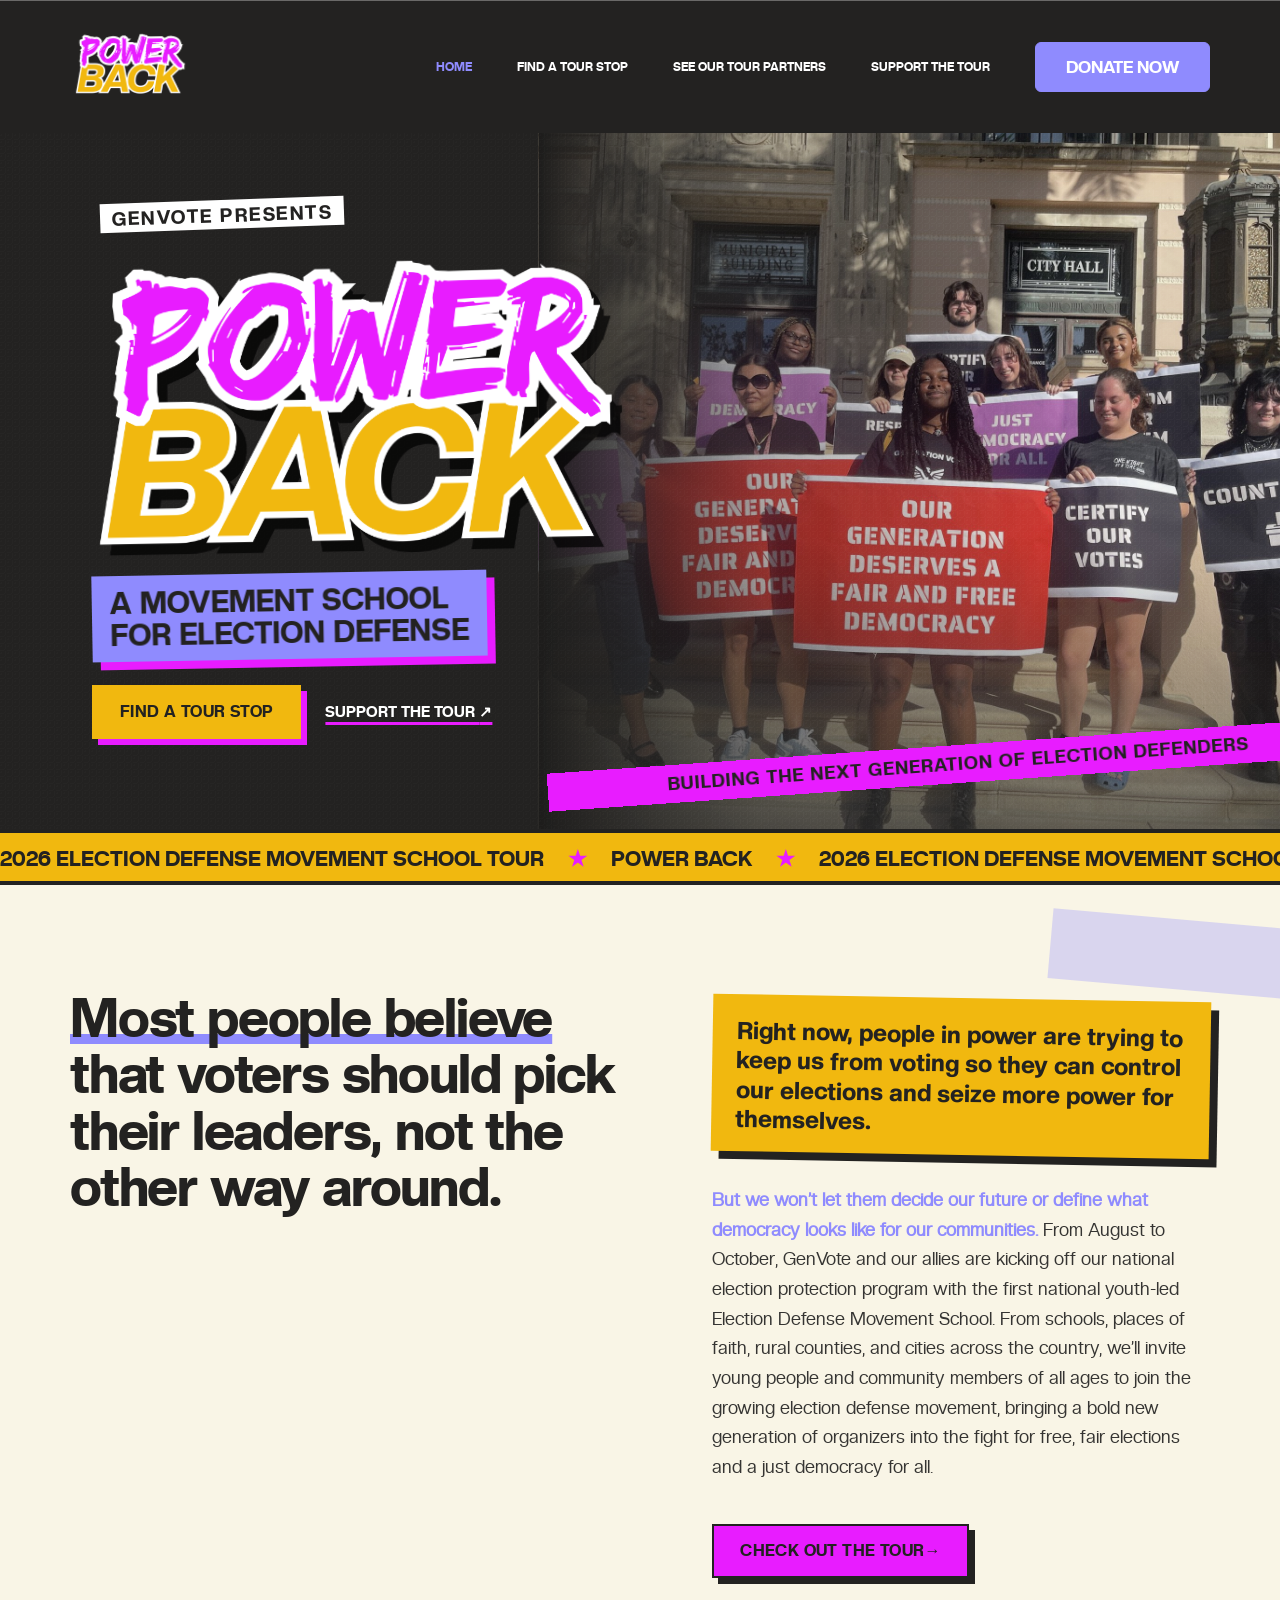
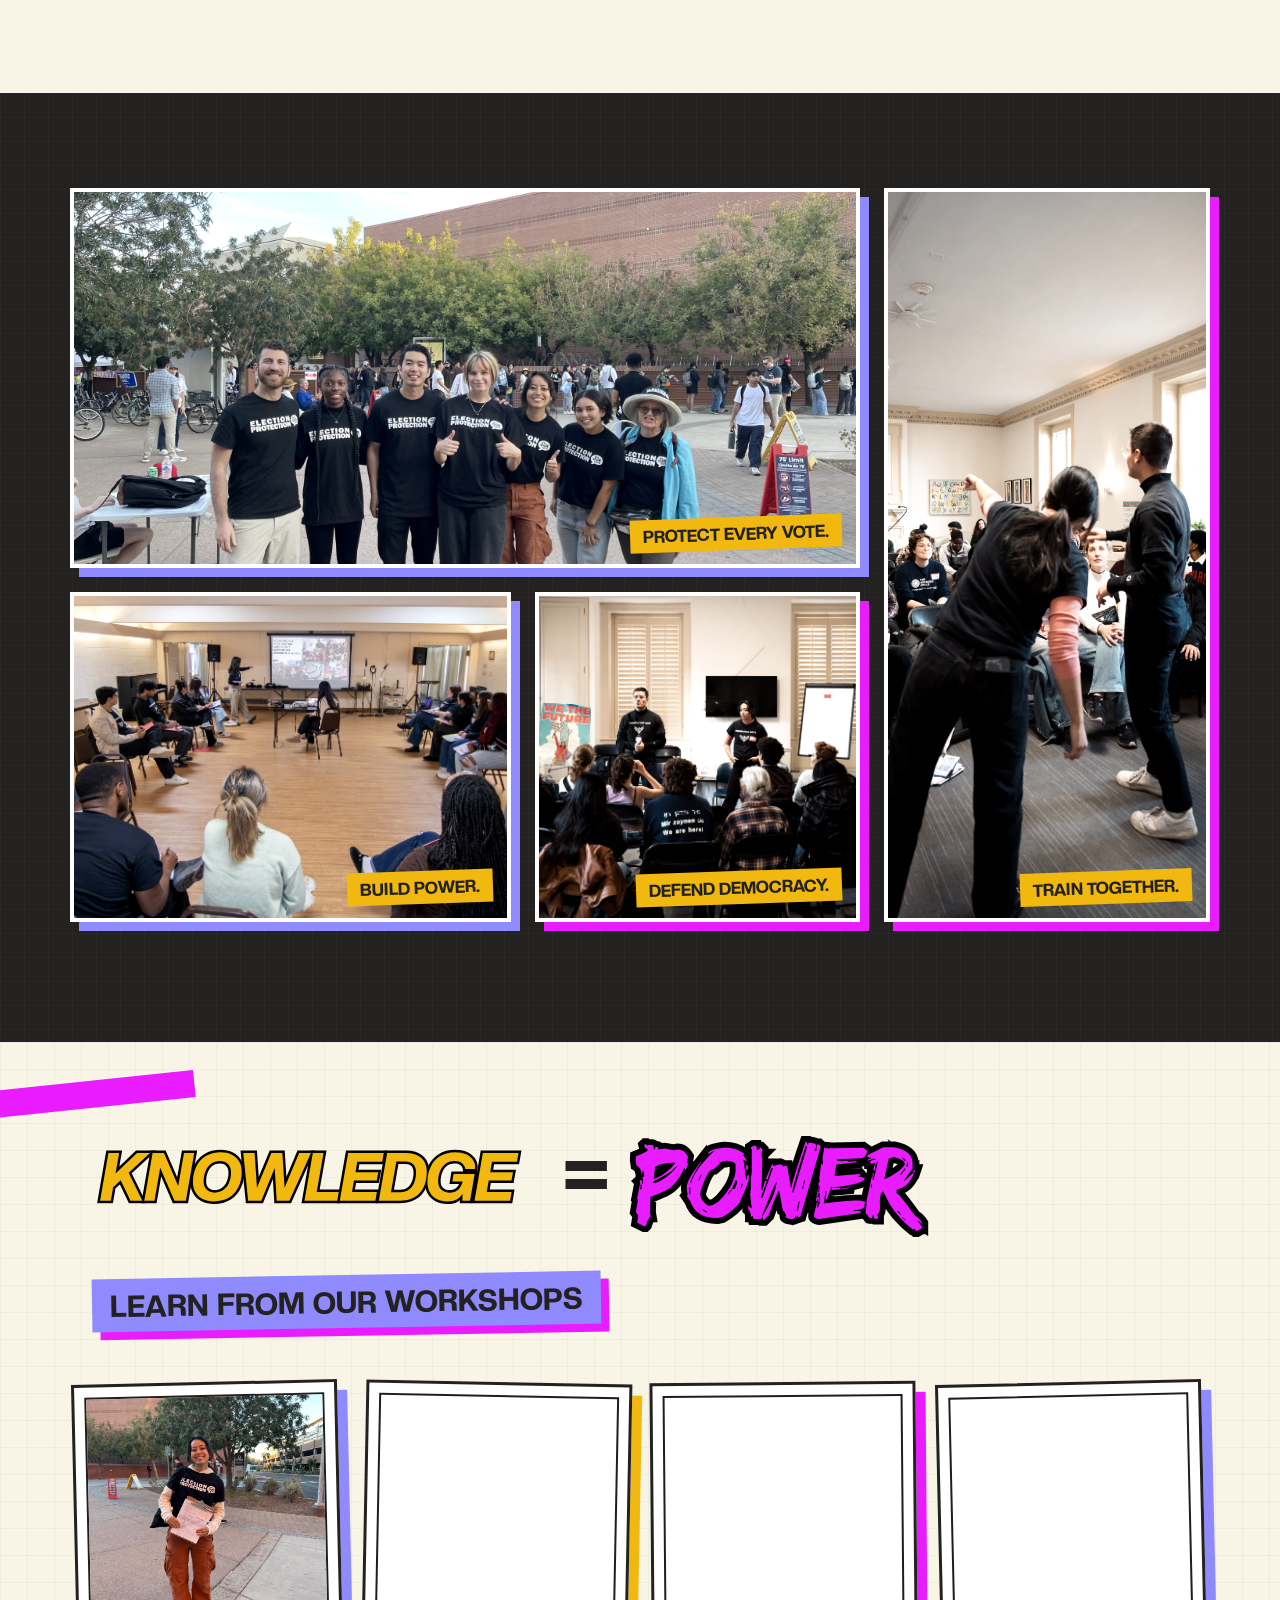
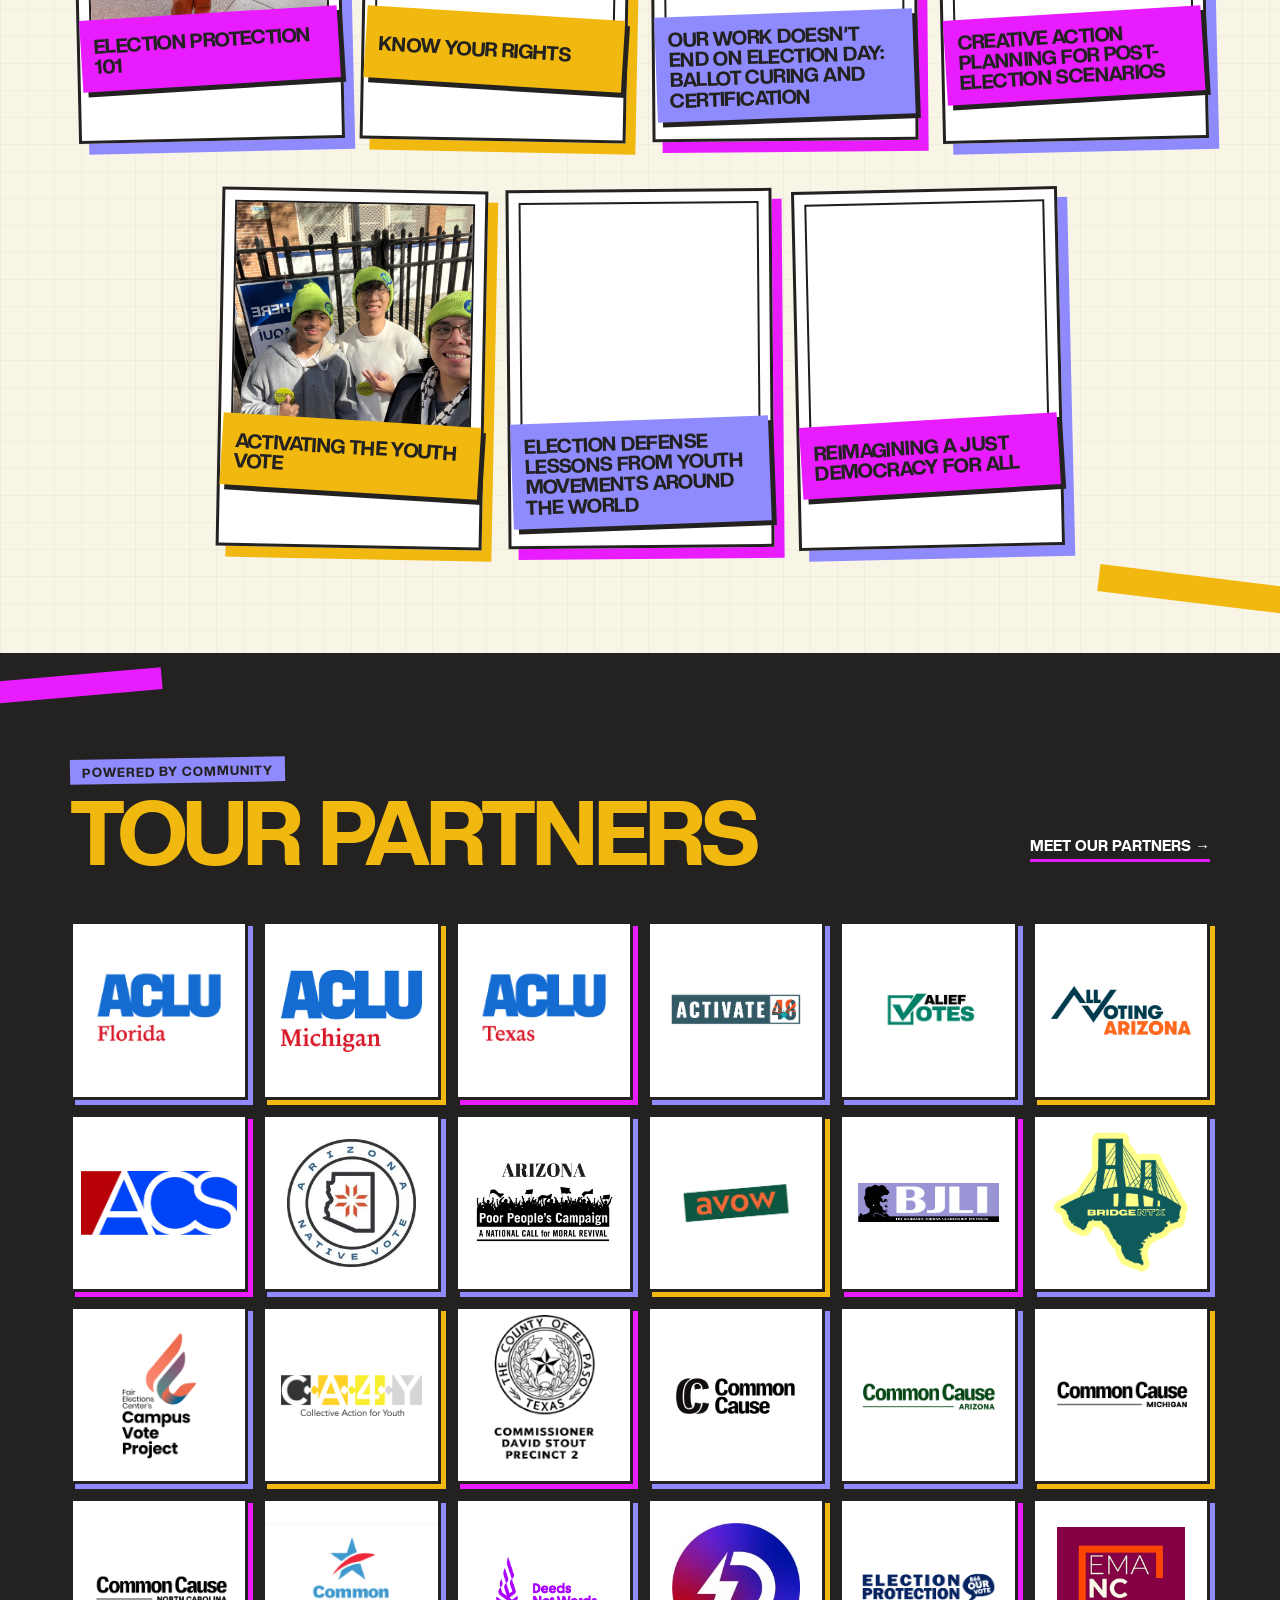
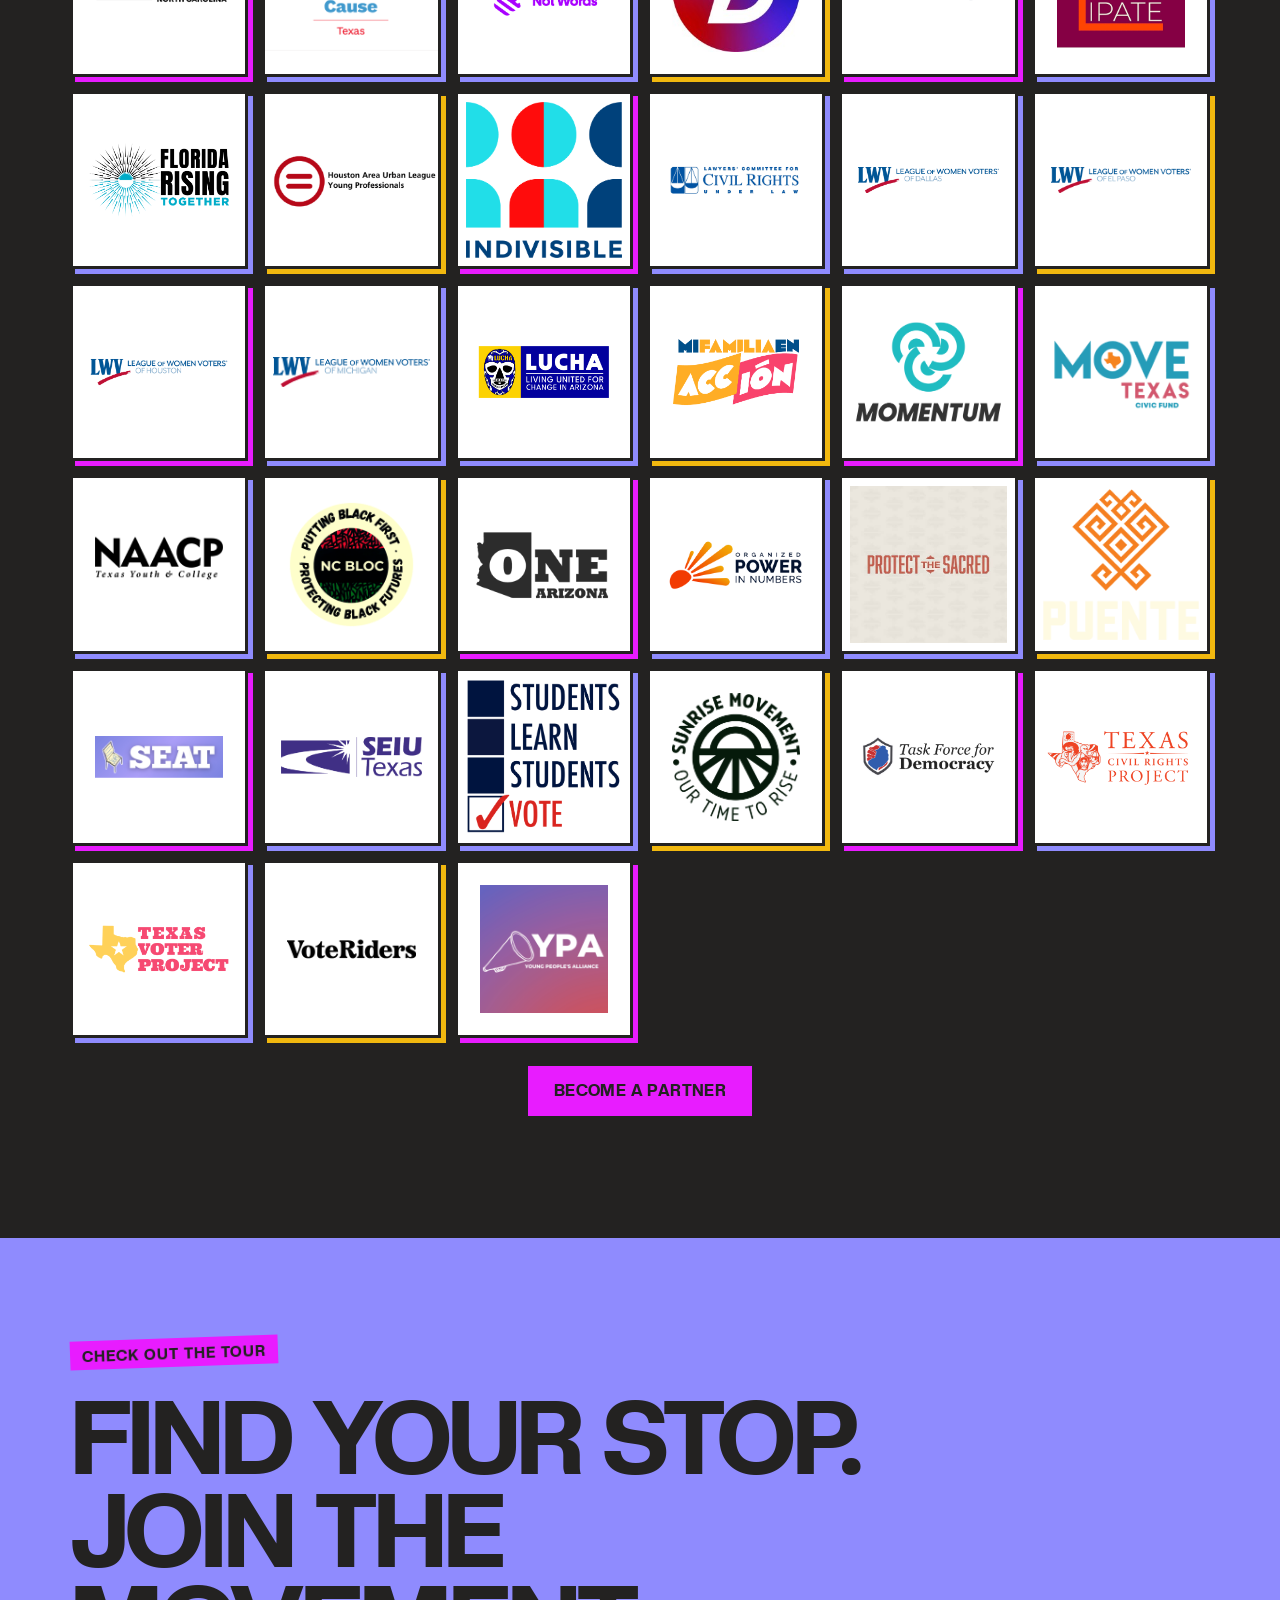
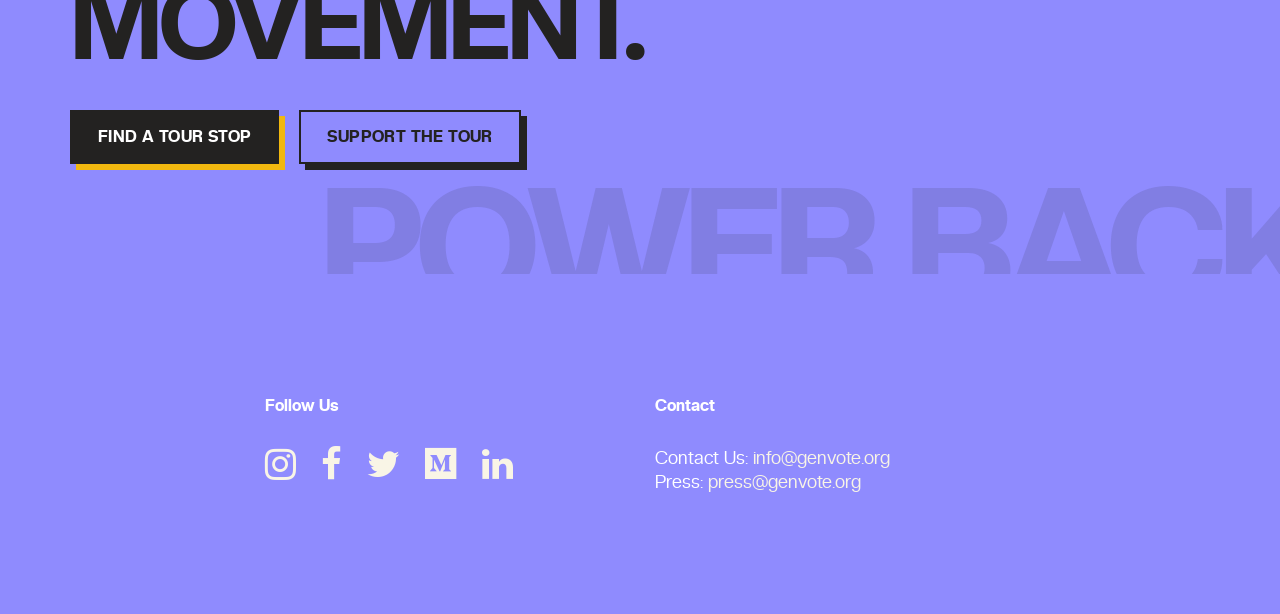
<file: index.html>
<!doctype html>
<html lang="en">

<head>
	<meta charset="utf-8">
	<meta name="viewport" content="width=device-width, initial-scale=1, shrink-to-fit=no">
	<meta name="description" content="2026 GenVote Election Defense Movement School Tour — building the next generation of election defenders in the fight for free, fair elections and a just democracy for all.">
	<link rel="icon" href="img/GenVoteFavicon.png" type="image/png">
	<title>Home | GenVote Election Defense Movement School Tour</title>

	<link rel="stylesheet" href="css/bootstrap.css">
	<link rel="stylesheet" href="vendors/linericon/style.css">
	<link rel="stylesheet" href="https://use.fontawesome.com/releases/v5.7.2/css/all.css" integrity="sha384-fnmOCqbTlWIlj8LyTjo7mOUStjsKC4pOpQbqyi7RrhN7udi9RwhKkMHpvLbHG9Sr" crossorigin="anonymous">
	<link rel="stylesheet" href="css/font-awesome.min.css">
	<link rel="stylesheet" media="screen" href="https://fontlibrary.org/face/glacial-indifference" type="text/css">
	<link rel="stylesheet" media="screen" href="./fonts/CreatoDisplay-ExtraBold.otf" type="text/css">
	<link rel="stylesheet" href="vendors/owl-carousel/owl.carousel.min.css">
	<link rel="stylesheet" href="vendors/lightbox/simpleLightbox.css">
	<link rel="stylesheet" href="vendors/nice-select/css/nice-select.css">
	<link rel="stylesheet" href="vendors/animate-css/animate.css">
	<link rel="stylesheet" href="vendors/jquery-ui/jquery-ui.css">
	<link rel="stylesheet" href="css/style.css">
	<link rel="stylesheet" href="css/responsive.css">

	<script async src="https://www.googletagmanager.com/gtag/js?id=UA-140295173-1"></script>
	<script>
		window.dataLayer = window.dataLayer || [];
		function gtag(){dataLayer.push(arguments);}
		gtag('js', new Date());
		gtag('config', 'UA-140295173-1');
	</script>
</head>

<body>
	<header class="header_area">
		<div class="main_menu">
			<nav class="navbar navbar-expand-lg navbar-light">
				<div class="container">
					<a class="navbar-brand logo_h" href="index.html"><img src="img/power-back-logo.png" alt="Power Back"></a>
					<button class="navbar-toggler" type="button" data-toggle="collapse" data-target="#navbarSupportedContent" aria-controls="navbarSupportedContent" aria-expanded="false" aria-label="Toggle navigation">
						<span class="icon-bar"></span><span class="icon-bar"></span><span class="icon-bar"></span>
					</button>
					<div class="collapse navbar-collapse offset" id="navbarSupportedContent">
						<div class="row ml-0 w-100">
							<div class="col-lg-12 pr-0">
								<ul class="nav navbar-nav center_nav pull-right">
									<li class="nav-item active"><a class="nav-link" href="index.html">Home</a></li>
									<li class="nav-item"><a class="nav-link" href="rsvp.html">Find A Tour Stop</a></li>
									<li class="nav-item"><a class="nav-link" href="partners.html">See Our Tour Partners</a></li>
									<li class="nav-item"><a class="nav-link" href="support-the-tour.html">Support the Tour</a></li>
									<li class="nav-item"><a class="main_btn" href="https://secure.actblue.com/donate/generation-vote-education-fund-1" target="_blank" rel="nofollow noreferrer">Donate Now</a></li>
								</ul>
							</div>
						</div>
					</div>
				</div>
			</nav>
		</div>
	</header>

	<main class="pb-home">
		<section class="pb-hero">
			<div class="pb-hero-photo" role="img" aria-label="Young election defenders holding signs outside City Hall"></div>
			<div class="pb-hero-grain" aria-hidden="true"></div>
			<div class="container pb-hero-layout">
				<div class="pb-hero-copy">
					<p class="pb-presenter">GenVote presents</p>
					<h1 class="pb-hero-title"><img src="img/power-back-logo.png" alt="Power Back"></h1>
					<p class="pb-hero-deck">A movement school<br>for election defense</p>

					<div class="pb-hero-actions">
						<a class="pb-button pb-button-gold" href="rsvp.html">Find A Tour Stop</a>
						<a class="pb-text-link" href="support-the-tour.html">Support the tour <span aria-hidden="true">↗</span></a>
					</div>
				</div>
			</div>
			<p class="pb-hero-stamp" aria-hidden="true">Building the next generation of election defenders</p>
		</section>

		<div class="pb-ticker" aria-label="2026 Election Defense Movement School Tour">
			<div class="pb-ticker-track">
				<span>2026 Election Defense Movement School Tour</span><i>★</i>
				<span>Power Back</span><i>★</i>
				<span>2026 Election Defense Movement School Tour</span><i>★</i>
				<span>Power Back</span><i>★</i>
				<span>2026 Election Defense Movement School Tour</span><i>★</i>
			</div>
		</div>

		<section class="pb-manifesto">
			<div class="container">

				<div class="pb-manifesto-grid">
					<div class="pb-manifesto-lead">
						<p>Most people believe that voters should pick their leaders, not the other way around. </p>
					</div>
					<div class="pb-manifesto-body">
						<p class="pb-highlight">Right now, people in power are trying to keep us from voting so they can control our elections and seize more power for themselves. </p>
						<p><b>But we won’t let them decide our future or define what democracy looks like for our communities.</b> From August to October, GenVote and our allies are kicking off our national election protection program with the first national youth-led Election Defense Movement School. From schools, places of faith, rural counties, and cities across the country, we’ll invite young people and community members of all ages to join the growing election defense movement, bringing a bold new generation of organizers into the fight for free, fair elections and a just democracy for all.</p>
						<a class="pb-button pb-button-pink" href="rsvp.html">Check Out the Tour <span aria-hidden="true">→</span></a>
					</div>
				</div>
			</div>
		</section>

		<section class="pb-photo-story" aria-label="The movement in action">
			<div class="container">

				<div class="pb-photo-grid">
					<figure class="pb-photo pb-photo-wide">
						<img src="img/tour/power-back-election-protection.jpg" alt="Election protection volunteers gathered outside">
						<figcaption>Protect every vote.</figcaption>
					</figure>
					<figure class="pb-photo pb-photo-tall">
						<img src="img/tour/power-back-training-action.jpg" alt="Young organizers participating in an interactive training">
						<figcaption>Train together.</figcaption>
					</figure>
					<figure class="pb-photo pb-photo-classroom">
						<img src="img/tour/power-back-movement-school.jpg" alt="Participants learning together at a movement school">
						<figcaption>Build power.</figcaption>
					</figure>
					<figure class="pb-photo pb-photo-community">
						<img src="img/tour/power-back-community-training.jpg" alt="Community members attending a GenVote training">
						<figcaption>Defend democracy.</figcaption>
					</figure>
				</div>
			</div>
		</section>

		<section class="pb-trainings" aria-labelledby="pb-trainings-title">
			<div class="container">
				<header class="pb-trainings-heading">
					<div>
						<h2 id="pb-trainings-title"><span class="pb-knowledge-art" aria-label="Knowledge"><img src="img/knowledge.svg" alt=""></span> <b>=</b> <strong class="pb-power-art" aria-label="Power"><img src="img/power.svg" alt=""></strong></h2>
					</div>
					
					<div class="text-center">
						<h5 class="pb-hero-deck">Learn from our workshops</h5>
					</div>
				</header>

				<div class="pb-training-wall">
					<article class="pb-training-card pb-training-card-1">
						<img src="img/trainings/election-protection-101.jpg" alt="Young election protection volunteer holding a clipboard" loading="lazy" decoding="async">
						<h3>Election Protection 101</h3>
					</article>
					<article class="pb-training-card pb-training-card-2">
						<img src="img/trainings/know-your-rights.jpg" alt="Volunteer holding multilingual election protection information" loading="lazy" decoding="async">
						<h3>Know Your Rights</h3>
					</article>
					<article class="pb-training-card pb-training-card-3">
						<img src="img/trainings/ballot-curing-certification.png" alt="Young volunteer beside a multilingual polling place sign" loading="lazy" decoding="async">
						<h3>Our Work Doesn&rsquo;t End on Election Day: Ballot Curing and Certification</h3>
					</article>
					<article class="pb-training-card pb-training-card-4">
						<img src="img/trainings/creative-action-planning.jpg" alt="Two young poll monitors holding election protection hotline signs" loading="lazy" decoding="async">
						<h3>Creative Action Planning for Post-Election Scenarios</h3>
					</article>
					<article class="pb-training-card pb-training-card-5">
						<img src="img/trainings/activating-youth-vote.jpg" alt="Three young election protection volunteers outside a polling place" loading="lazy" decoding="async">
						<h3>Activating the Youth Vote</h3>
					</article>
					<article class="pb-training-card pb-training-card-6">
						<img src="img/trainings/youth-movement-lessons.jpg" alt="Young volunteer wearing an 866-OUR-VOTE hat at a polling place" loading="lazy" decoding="async">
						<h3>Election Defense Lessons From Youth Movements Around the World</h3>
					</article>
					<article class="pb-training-card pb-training-card-7">
						<img src="img/trainings/reimagining-democracy.png" alt="Three Generation Vote organizers standing together outdoors" loading="lazy" decoding="async">
						<h3>Reimagining a Just Democracy for All</h3>
					</article>
				</div>
			</div>
		</section>

		<section class="pb-home-partners" aria-labelledby="home-partners-title">
			<div class="container">
				<header class="pb-home-partners-heading">
					<div>
						<p>Powered by community</p>
						<h2 id="home-partners-title">Tour Partners</h2>
					</div>
					<a href="partners.html">Meet our partners <span aria-hidden="true">&rarr;</span></a>
				</header>
				<div class="partner-logo-grid">
					<div class="partner-logo-card partner-logo-card-boost-xl"><img src="img/logos/ACLU_Florida_Logo.png" alt="ACLU of Florida"></div>
					<div class="partner-logo-card partner-logo-card-wide"><img src="img/logos/ACLU Michigan.png" alt="ACLU of Michigan"></div>
					<div class="partner-logo-card partner-logo-card-boost-xl"><img src="img/logos/ACLU Texas.png" alt="ACLU of Texas"></div>
					<div class="partner-logo-card partner-logo-card-wide"><img src="img/logos/Activate 48 logo.png" alt="Activate 48"></div>
					<div class="partner-logo-card"><img src="img/logos/AliefVotes logo.png" alt="Alief Votes"></div>
					<div class="partner-logo-card partner-logo-card-wide"><img src="img/logos/All Voting is Local Arizona logo.png" alt="All Voting is Local Arizona"></div>
					<div class="partner-logo-card partner-logo-card-maximize"><img src="img/logos/American Constitution Society logo.jpg" alt="American Constitution Society"></div>
					<div class="partner-logo-card"><img src="img/logos/AZNV_Badge_logo.webp" alt="Arizona Native Vote"></div>
					<div class="partner-logo-card partner-logo-card-wide"><img src="img/logos/Arizona Poor People's Campaign logo.png" alt="Arizona Poor People's Campaign"></div>
					<div class="partner-logo-card partner-logo-card-wide"><img src="img/logos/Avow logo.png" alt="Avow"></div>
					<div class="partner-logo-card partner-logo-card-wide"><img src="img/logos/Barbara Jordan Leadership Institute logo.jpg" alt="The Barbara Jordan Leadership Institute"></div>
					<div class="partner-logo-card partner-logo-card-maximize"><img src="img/logos/BridgeNTX logo.png" alt="BridgeNTX"></div>
					<div class="partner-logo-card"><img src="img/logos/Campus Vote Project logo.png" alt="Campus Vote Project"></div>
					<div class="partner-logo-card partner-logo-card-wide"><img src="img/logos/CA4Y logo.webp" alt="Collective Action for Youth"></div>
					<div class="partner-logo-card partner-logo-card-boost-xl"><img src="img/logos/Commissioner David Stout.png" alt="Commissioner David Stout"></div>
					<div class="partner-logo-card partner-logo-card-wide"><img src="img/logos/Common Cause logo.jpg" alt="Common Cause"></div>
					<div class="partner-logo-card partner-logo-card-wide"><img src="img/logos/Common Cause Arizona logo.png" alt="Common Cause Arizona"></div>
					<div class="partner-logo-card partner-logo-card-wide"><img src="img/logos/CC Michigan logo.png" alt="Common Cause Michigan"></div>
					<div class="partner-logo-card partner-logo-card-wide"><img src="img/logos/CC North Carolina.png" alt="Common Cause North Carolina"></div>
					<div class="partner-logo-card partner-logo-card-boost-xl"><img src="img/logos/Common Cause Texas.png" alt="Common Cause Texas"></div>
					<div class="partner-logo-card"><img src="img/logos/Deeds Not Words.webp" alt="Deeds Not Words"></div>
					<div class="partner-logo-card"><img src="img/logos/Democracy North Carolina logo.jpeg" alt="Democracy North Carolina"></div>
					<div class="partner-logo-card partner-logo-card-wide"><img src="img/logos/Election Protection 866 Our Vote.webp" alt="Election Protection &mdash; 866-OUR-VOTE"></div>
					<div class="partner-logo-card"><img src="img/logos/Emancipate NC logo.jpeg" alt="Emancipate NC"></div>
					<div class="partner-logo-card partner-logo-card-wide"><img src="img/logos/Florida Rising logo.png" alt="Florida Rising"></div>
					<div class="partner-logo-card partner-logo-card-maximize partner-logo-card-boost-horizontal"><img src="img/logos/HAULYP logo.png" alt="Houston Area Urban League Young Professionals"></div>
					<div class="partner-logo-card partner-logo-card-maximize"><img src="img/logos/Indivisible logo.png" alt="Indivisible"></div>
					<div class="partner-logo-card partner-logo-card-wide"><img src="img/logos/LC-logo.jpg" alt="Lawyers' Committee for Civil Rights Under Law"></div>
					<div class="partner-logo-card partner-logo-card-wide"><img src="img/logos/League of Women Voters of Dallas logo.jpg" alt="League of Women Voters of Dallas"></div>
					<div class="partner-logo-card partner-logo-card-wide"><img src="img/logos/League of Women Voters of El Paso logo.png" alt="League of Women Voters of El Paso"></div>
					<div class="partner-logo-card partner-logo-card-wide"><img src="img/logos/LWV Houston logo.png" alt="League of Women Voters of Houston"></div>
					<div class="partner-logo-card partner-logo-card-maximize"><img src="img/logos/League of Women Voters Michigan.png" alt="League of Women Voters of Michigan"></div>
					<div class="partner-logo-card partner-logo-card-wide"><img src="img/logos/LUCHA logo.png" alt="Living United for Change in Arizona"></div>
					<div class="partner-logo-card partner-logo-card-wide"><img src="img/logos/Mi Familia Accion logo.png" alt="Mi Familia Acci&oacute;n"></div>
					<div class="partner-logo-card partner-logo-card-maximize"><img src="img/logos/Momentum Logo.png" alt="Momentum"></div>
					<div class="partner-logo-card partner-logo-card-boost-xl"><img src="img/logos/MOVE Texas.png" alt="MOVE Texas"></div>
					<div class="partner-logo-card"><img src="img/logos/NAACP Texas Youth and College logo.png" alt="NAACP Texas Youth and College Division"></div>
					<div class="partner-logo-card"><img src="img/logos/NCBLOC Logo.png" alt="North Carolina Black Leadership and Organizing Collective"></div>
					<div class="partner-logo-card partner-logo-card-wide"><img src="img/logos/One Arizona logo.webp" alt="One Arizona"></div>
					<div class="partner-logo-card partner-logo-card-wide"><img src="img/logos/Organized Power in Numbers logo.png" alt="Organized Power in Numbers"></div>
					<div class="partner-logo-card partner-logo-card-maximize"><img src="img/logos/Protect the Sacred logo.jpg" alt="Protect the Sacred"></div>
					<div class="partner-logo-card partner-logo-card-maximize"><img src="img/logos/PUENTE logo.webp" alt="PUENTE Human Rights Movement"></div>
					<div class="partner-logo-card"><img src="img/logos/SEAT Logo.png" alt="SEAT"></div>
					<div class="partner-logo-card partner-logo-card-wide"><img src="img/logos/SEIU Texas.png" alt="SEIU Texas"></div>
					<div class="partner-logo-card partner-logo-card-maximize"><img src="img/logos/Students Learn Students Vote Coalition logo.png" alt="Students Learn Students Vote Coalition"></div>
					<div class="partner-logo-card"><img src="img/logos/SunriseMovement_Logo.png" alt="Sunrise Movement"></div>
					<div class="partner-logo-card partner-logo-card-wide"><img src="img/logos/Task Force for Democracy.png" alt="Task Force for Democracy"></div>
					<div class="partner-logo-card partner-logo-card-boost"><img src="img/logos/TCRP Logo.png" alt="Texas Civil Rights Project"></div>
					<div class="partner-logo-card partner-logo-card-wide"><img src="img/logos/Texas Voter Project logo.png" alt="Texas Voter Project"></div>
					<div class="partner-logo-card"><img src="img/logos/VoteRiders logo.png" alt="VoteRiders"></div>
					<div class="partner-logo-card"><img src="img/logos/YPA.png" alt="Young People Alliance"></div>
				</div>
				<div class="text-center">
					<a class="pb-button pb-button-pink" href="https://forms.gle/qg9fSukZTWioXLf76" target="_blank">Become a Partner</a>
				</div>
			</div>
		</section>

		<section class="pb-final-cta">
			<div class="container pb-final-cta-inner">
				<p class="pb-final-kicker">Check out the tour</p>
				<h2>Find your stop.<br>Join the movement.</h2>
				<div class="pb-final-actions">
					<a class="pb-button pb-button-black" href="rsvp.html">Find A Tour Stop</a>
					<a class="pb-button pb-button-outline" href="support-the-tour.html">Support The Tour</a>
				</div>
			</div>
		</section>
	</main>

	<footer class="footer-area section_gap">
		<div class="container">
			<div class="row">
				<div class="col-lg-2"></div>
				<div class="col-lg-4 col-md-6 col-sm-6 ">
					<div class="single-footer-widget f_social_wd"><h6 class="footer_title">Follow Us</h6><div class="f_social">
						<a href="https://www.instagram.com/genvoteus/" target="_blank" aria-label="Instagram"><i class="fa fa-2x fa-instagram"></i></a>
						<a href="https://www.facebook.com/genvote/" target="_blank" aria-label="Facebook"><i class="fa fa-2x fa-facebook"></i></a>
						<a href="https://twitter.com/GenVoteUS" target="_blank" aria-label="Twitter"><i class="fa fa-2x fa-twitter"></i></a>
						<a href="https://medium.com/generation-vote" target="_blank" aria-label="Medium"><i class="fab fa-2x fa-medium"></i></a>
						<a href="https://www.linkedin.com/company/generation-vote/about/" target="_blank" aria-label="LinkedIn"><i class="fa fa-2x fa-linkedin"></i></a>
					</div></div>
				</div>
				<div class="col-lg-4 col-md-6 col-sm-6">
					<div class="single-footer-widget"><h6 class="footer_title">Contact</h6><p>Contact Us: <a href="mailto:info@genvote.org" style="color:#F9F5E6;">info@genvote.org</a></p><p>Press: <a href="mailto:press@genvote.org" style="color:#F9F5E6;">press@genvote.org</a></p></div></div>
					<div class="col-lg-2"></div>
			</div>
			
		</div>
	</footer>

	<script src="js/jquery-2.2.4.min.js"></script>
	<script src="js/popper.js"></script>
	<script src="js/bootstrap.min.js"></script>
	<script src="vendors/nice-select/js/jquery.nice-select.min.js"></script>
	<script src="vendors/isotope/isotope-min.js"></script>
	<script src="vendors/owl-carousel/owl.carousel.min.js"></script>
	<script src="js/jquery.ajaxchimp.min.js"></script>
	<script src="js/mail-script.js"></script>
	<script src="js/custom.js"></script>
</body>

</html>
</file>
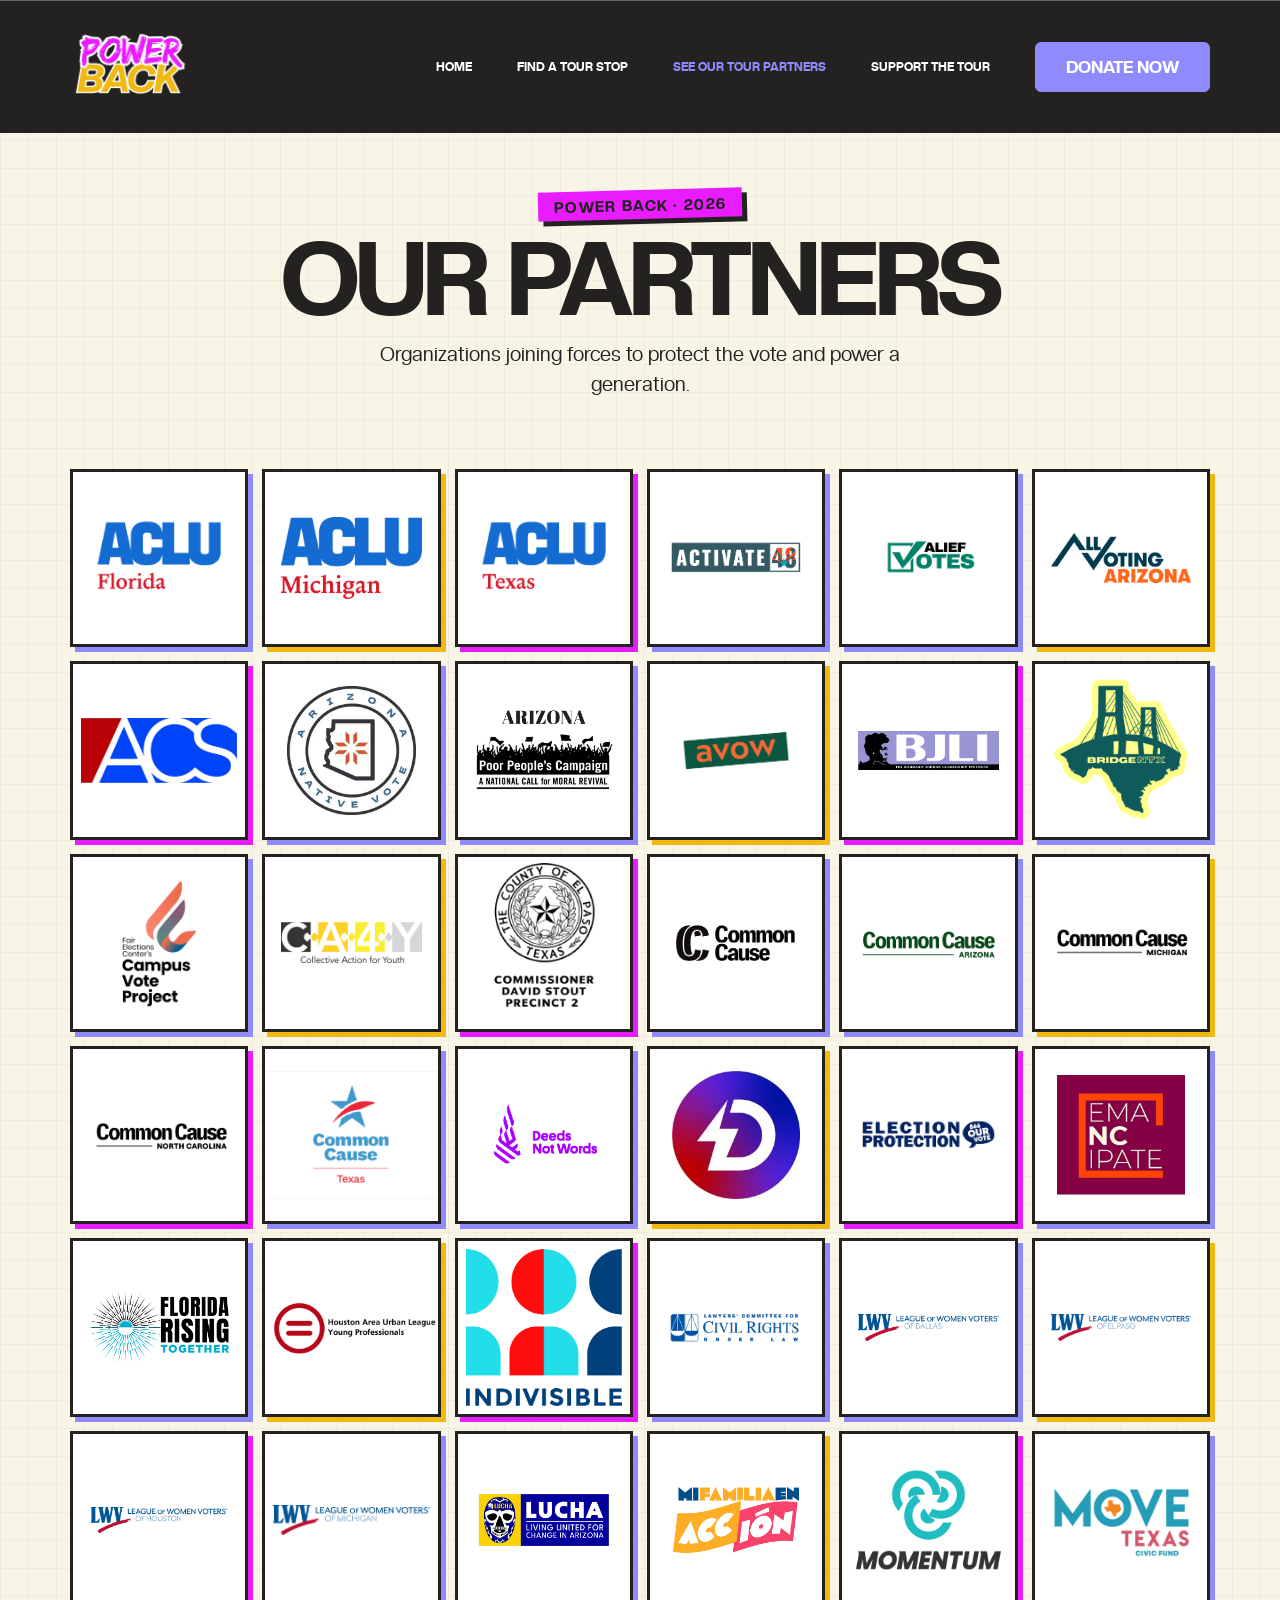
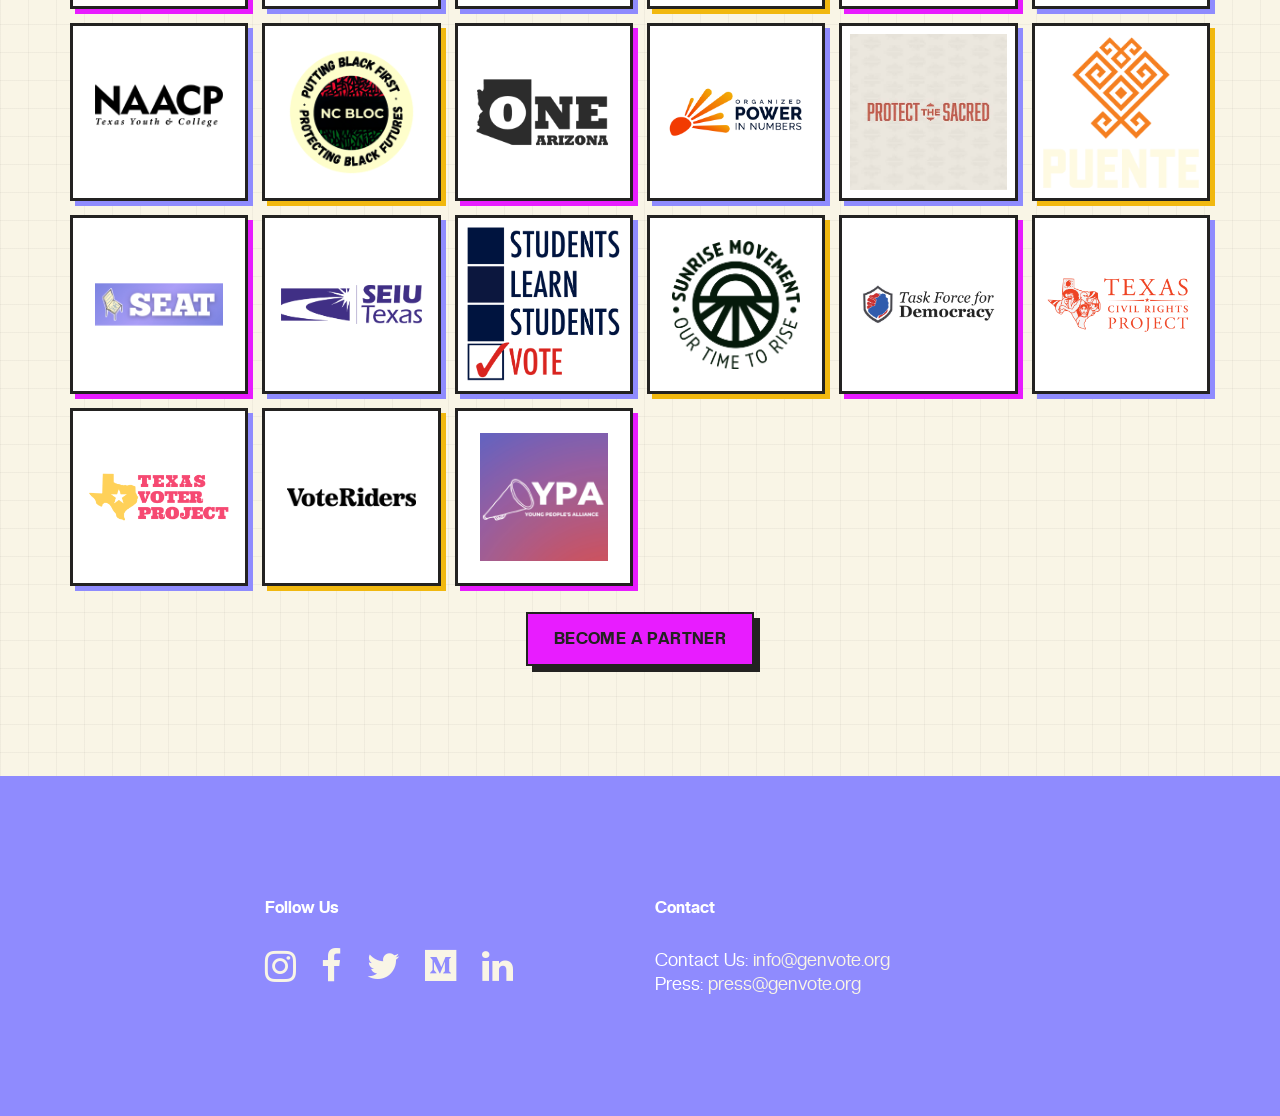
<file: partners.html>
<!doctype html>
<html lang="en">

<head>

	<meta charset="utf-8">
	<meta name="viewport" content="width=device-width, initial-scale=1, shrink-to-fit=no">
	<meta name="description" content="Meet the partner organizations powering the 2026 GenVote Election Defense Movement School Tour.">
	<link rel="icon" href="img/GenVoteFavicon.png" type="image/png">
	<title>See Our Tour Partners | GenVote Election Defense Movement School Tour</title>

	<link rel="stylesheet" href="css/bootstrap.css">
	<link rel="stylesheet" href="vendors/linericon/style.css">
	<link rel="stylesheet" href="https://use.fontawesome.com/releases/v5.7.2/css/all.css" integrity="sha384-fnmOCqbTlWIlj8LyTjo7mOUStjsKC4pOpQbqyi7RrhN7udi9RwhKkMHpvLbHG9Sr" crossorigin="anonymous">
	<link rel="stylesheet" href="css/font-awesome.min.css">
	<link rel="stylesheet" media="screen" href="https://fontlibrary.org/face/glacial-indifference" type="text/css"/>
	<link rel="stylesheet" media="screen" href="./fonts/CreatoDisplay-ExtraBold.otf" type="text/css"/>
	<link rel="stylesheet" href="vendors/owl-carousel/owl.carousel.min.css">
	<link rel="stylesheet" href="vendors/lightbox/simpleLightbox.css">
	<link rel="stylesheet" href="vendors/nice-select/css/nice-select.css">
	<link rel="stylesheet" href="vendors/animate-css/animate.css">
	<link rel="stylesheet" href="vendors/jquery-ui/jquery-ui.css">

	<link rel="stylesheet" href="css/style.css">
	<link rel="stylesheet" href="css/responsive.css">

	<script async src="https://www.googletagmanager.com/gtag/js?id=UA-140295173-1"></script>
	<script>
	  window.dataLayer = window.dataLayer || [];
	  function gtag(){dataLayer.push(arguments);}
	  gtag('js', new Date());

	  gtag('config', 'UA-140295173-1');
	</script>

</head>

<body>

	<header class="header_area">
		<div class="main_menu">
			<nav class="navbar navbar-expand-lg navbar-light">
				<div class="container">

					<a class="navbar-brand logo_h" href="index.html">
						<img src="img/power-back-logo.png" alt="Power Back">
					</a>
					<button class="navbar-toggler" type="button" data-toggle="collapse" data-target="#navbarSupportedContent" aria-controls="navbarSupportedContent"
					 aria-expanded="false" aria-label="Toggle navigation">
						<span class="icon-bar"></span>
						<span class="icon-bar"></span>
						<span class="icon-bar"></span>
					</button>

					<div class="collapse navbar-collapse offset" id="navbarSupportedContent">
						<div class="row ml-0 w-100">
							<div class="col-lg-12 pr-0">
								<ul class="nav navbar-nav center_nav pull-right">
									<li class="nav-item">
										<a class="nav-link" href="index.html">Home</a>
									</li>
									<li class="nav-item">
										<a class="nav-link" href="rsvp.html">Find A Tour Stop</a>
									</li>
									<li class="nav-item active">
										<a class="nav-link" href="partners.html">See Our Tour Partners</a>
									</li>
									<li class="nav-item">
										<a class="nav-link" href="support-the-tour.html">Support the Tour</a>
									</li>
									<li class="nav-item">
										<a class="main_btn" href="https://secure.actblue.com/donate/generation-vote-education-fund-1" target="_blank" rel="nofollow noreferrer">Donate Now</a>
									</li>
								</ul>
							</div>
						</div>
					</div>
				</div>
			</nav>
		</div>
	</header>

	<!-- Tour Partners -->
	<main class="partners-page">
		<div class="container">
			<header class="partners-heading text-center">
				<span>Power Back &middot; 2026</span>
				<h1>Our Partners</h1>
				<p>Organizations joining forces to protect the vote and power a generation.</p>
			</header>
			<div class="partner-logo-grid">
				<div class="partner-logo-card partner-logo-card-boost-xl"><img src="img/logos/ACLU_Florida_Logo.png" alt="ACLU of Florida"></div>
				<div class="partner-logo-card partner-logo-card-wide"><img src="img/logos/ACLU Michigan.png" alt="ACLU of Michigan"></div>
				<div class="partner-logo-card partner-logo-card-boost-xl"><img src="img/logos/ACLU Texas.png" alt="ACLU of Texas"></div>
				<div class="partner-logo-card partner-logo-card-wide"><img src="img/logos/Activate 48 logo.png" alt="Activate 48"></div>
				<div class="partner-logo-card"><img src="img/logos/AliefVotes logo.png" alt="Alief Votes"></div>
				<div class="partner-logo-card partner-logo-card-wide"><img src="img/logos/All Voting is Local Arizona logo.png" alt="All Voting is Local Arizona"></div>
				<div class="partner-logo-card partner-logo-card-maximize"><img src="img/logos/American Constitution Society logo.jpg" alt="American Constitution Society"></div>
				<div class="partner-logo-card"><img src="img/logos/AZNV_Badge_logo.webp" alt="Arizona Native Vote"></div>
				<div class="partner-logo-card partner-logo-card-wide"><img src="img/logos/Arizona Poor People's Campaign logo.png" alt="Arizona Poor People's Campaign"></div>
				<div class="partner-logo-card partner-logo-card-wide"><img src="img/logos/Avow logo.png" alt="Avow"></div>
				<div class="partner-logo-card partner-logo-card-wide"><img src="img/logos/Barbara Jordan Leadership Institute logo.jpg" alt="The Barbara Jordan Leadership Institute"></div>
				<div class="partner-logo-card partner-logo-card-maximize"><img src="img/logos/BridgeNTX logo.png" alt="BridgeNTX"></div>
				<div class="partner-logo-card"><img src="img/logos/Campus Vote Project logo.png" alt="Campus Vote Project"></div>
				<div class="partner-logo-card partner-logo-card-wide"><img src="img/logos/CA4Y logo.webp" alt="Collective Action for Youth"></div>
				<div class="partner-logo-card partner-logo-card-boost-xl"><img src="img/logos/Commissioner David Stout.png" alt="Commissioner David Stout"></div>
				<div class="partner-logo-card partner-logo-card-wide"><img src="img/logos/Common Cause logo.jpg" alt="Common Cause"></div>
				<div class="partner-logo-card partner-logo-card-wide"><img src="img/logos/Common Cause Arizona logo.png" alt="Common Cause Arizona"></div>
				<div class="partner-logo-card partner-logo-card-wide"><img src="img/logos/CC Michigan logo.png" alt="Common Cause Michigan"></div>
				<div class="partner-logo-card partner-logo-card-wide"><img src="img/logos/CC North Carolina.png" alt="Common Cause North Carolina"></div>
				<div class="partner-logo-card partner-logo-card-boost-xl"><img src="img/logos/Common Cause Texas.png" alt="Common Cause Texas"></div>
				<div class="partner-logo-card"><img src="img/logos/Deeds Not Words.webp" alt="Deeds Not Words"></div>
				<div class="partner-logo-card"><img src="img/logos/Democracy North Carolina logo.jpeg" alt="Democracy North Carolina"></div>
				<div class="partner-logo-card partner-logo-card-wide"><img src="img/logos/Election Protection 866 Our Vote.webp" alt="Election Protection &mdash; 866-OUR-VOTE"></div>
				<div class="partner-logo-card"><img src="img/logos/Emancipate NC logo.jpeg" alt="Emancipate NC"></div>
				<div class="partner-logo-card partner-logo-card-wide"><img src="img/logos/Florida Rising logo.png" alt="Florida Rising"></div>
				<div class="partner-logo-card partner-logo-card-maximize partner-logo-card-boost-horizontal"><img src="img/logos/HAULYP logo.png" alt="Houston Area Urban League Young Professionals"></div>
				<div class="partner-logo-card partner-logo-card-maximize"><img src="img/logos/Indivisible logo.png" alt="Indivisible"></div>
				<div class="partner-logo-card partner-logo-card-wide"><img src="img/logos/LC-logo.jpg" alt="Lawyers' Committee for Civil Rights Under Law"></div>
				<div class="partner-logo-card partner-logo-card-wide"><img src="img/logos/League of Women Voters of Dallas logo.jpg" alt="League of Women Voters of Dallas"></div>
				<div class="partner-logo-card partner-logo-card-wide"><img src="img/logos/League of Women Voters of El Paso logo.png" alt="League of Women Voters of El Paso"></div>
				<div class="partner-logo-card partner-logo-card-wide"><img src="img/logos/LWV Houston logo.png" alt="League of Women Voters of Houston"></div>
				<div class="partner-logo-card partner-logo-card-maximize"><img src="img/logos/League of Women Voters Michigan.png" alt="League of Women Voters of Michigan"></div>
				<div class="partner-logo-card partner-logo-card-wide"><img src="img/logos/LUCHA logo.png" alt="Living United for Change in Arizona"></div>
				<div class="partner-logo-card partner-logo-card-wide"><img src="img/logos/Mi Familia Accion logo.png" alt="Mi Familia Acci&oacute;n"></div>
				<div class="partner-logo-card partner-logo-card-maximize"><img src="img/logos/Momentum Logo.png" alt="Momentum"></div>
				<div class="partner-logo-card partner-logo-card-boost-xl"><img src="img/logos/MOVE Texas.png" alt="MOVE Texas"></div>
				<div class="partner-logo-card"><img src="img/logos/NAACP Texas Youth and College logo.png" alt="NAACP Texas Youth and College Division"></div>
				<div class="partner-logo-card"><img src="img/logos/NCBLOC Logo.png" alt="North Carolina Black Leadership and Organizing Collective"></div>
				<div class="partner-logo-card partner-logo-card-wide"><img src="img/logos/One Arizona logo.webp" alt="One Arizona"></div>
				<div class="partner-logo-card partner-logo-card-wide"><img src="img/logos/Organized Power in Numbers logo.png" alt="Organized Power in Numbers"></div>
				<div class="partner-logo-card partner-logo-card-maximize"><img src="img/logos/Protect the Sacred logo.jpg" alt="Protect the Sacred"></div>
				<div class="partner-logo-card partner-logo-card-maximize"><img src="img/logos/PUENTE logo.webp" alt="PUENTE Human Rights Movement"></div>
				<div class="partner-logo-card"><img src="img/logos/SEAT Logo.png" alt="SEAT"></div>
				<div class="partner-logo-card partner-logo-card-wide"><img src="img/logos/SEIU Texas.png" alt="SEIU Texas"></div>
				<div class="partner-logo-card partner-logo-card-maximize"><img src="img/logos/Students Learn Students Vote Coalition logo.png" alt="Students Learn Students Vote Coalition"></div>
				<div class="partner-logo-card"><img src="img/logos/SunriseMovement_Logo.png" alt="Sunrise Movement"></div>
				<div class="partner-logo-card partner-logo-card-wide"><img src="img/logos/Task Force for Democracy.png" alt="Task Force for Democracy"></div>
				<div class="partner-logo-card partner-logo-card-boost"><img src="img/logos/TCRP Logo.png" alt="Texas Civil Rights Project"></div>
				<div class="partner-logo-card partner-logo-card-wide"><img src="img/logos/Texas Voter Project logo.png" alt="Texas Voter Project"></div>
				<div class="partner-logo-card"><img src="img/logos/VoteRiders logo.png" alt="VoteRiders"></div>
				<div class="partner-logo-card"><img src="img/logos/YPA.png" alt="Young People Alliance"></div>
			</div>
			<div class="text-center">
				<a class="pb-button pb-button-pink" href="https://forms.gle/Q4CoNWH9qeAavk9w6" target="_blank" rel="noopener noreferrer">Become a Partner</a>
			</div>
		</div>
	</main>

	<footer class="footer-area section_gap">
		<div class="container">
			<div class="row">
				<div class="col-lg-2"></div>
				<div class="col-lg-4 col-md-6 col-sm-6 ">
					<div class="single-footer-widget f_social_wd"><h6 class="footer_title">Follow Us</h6><div class="f_social">
						<a href="https://www.instagram.com/genvoteus/" target="_blank" aria-label="Instagram"><i class="fa fa-2x fa-instagram"></i></a>
						<a href="https://www.facebook.com/genvote/" target="_blank" aria-label="Facebook"><i class="fa fa-2x fa-facebook"></i></a>
						<a href="https://twitter.com/GenVoteUS" target="_blank" aria-label="Twitter"><i class="fa fa-2x fa-twitter"></i></a>
						<a href="https://medium.com/generation-vote" target="_blank" aria-label="Medium"><i class="fab fa-2x fa-medium"></i></a>
						<a href="https://www.linkedin.com/company/generation-vote/about/" target="_blank" aria-label="LinkedIn"><i class="fa fa-2x fa-linkedin"></i></a>
					</div></div>
				</div>
				<div class="col-lg-4 col-md-6 col-sm-6">
					<div class="single-footer-widget"><h6 class="footer_title">Contact</h6><p>Contact Us: <a href="mailto:info@genvote.org" style="color:#F9F5E6;">info@genvote.org</a></p><p>Press: <a href="mailto:press@genvote.org" style="color:#F9F5E6;">press@genvote.org</a></p></div></div>
					<div class="col-lg-2"></div>
			</div>
			
		</div>
	</footer>

	<script src="js/jquery-2.2.4.min.js"></script>
	<script src="js/popper.js"></script>
	<script src="js/bootstrap.min.js"></script>

	<script src="vendors/nice-select/js/jquery.nice-select.min.js"></script>

	<script src="vendors/isotope/isotope-min.js"></script>
	<script src="vendors/owl-carousel/owl.carousel.min.js"></script>
	<script src="js/jquery.ajaxchimp.min.js"></script>

	<script src="js/mail-script.js"></script>
	<script src="js/custom.js"></script>
</body>
</html>
</file>
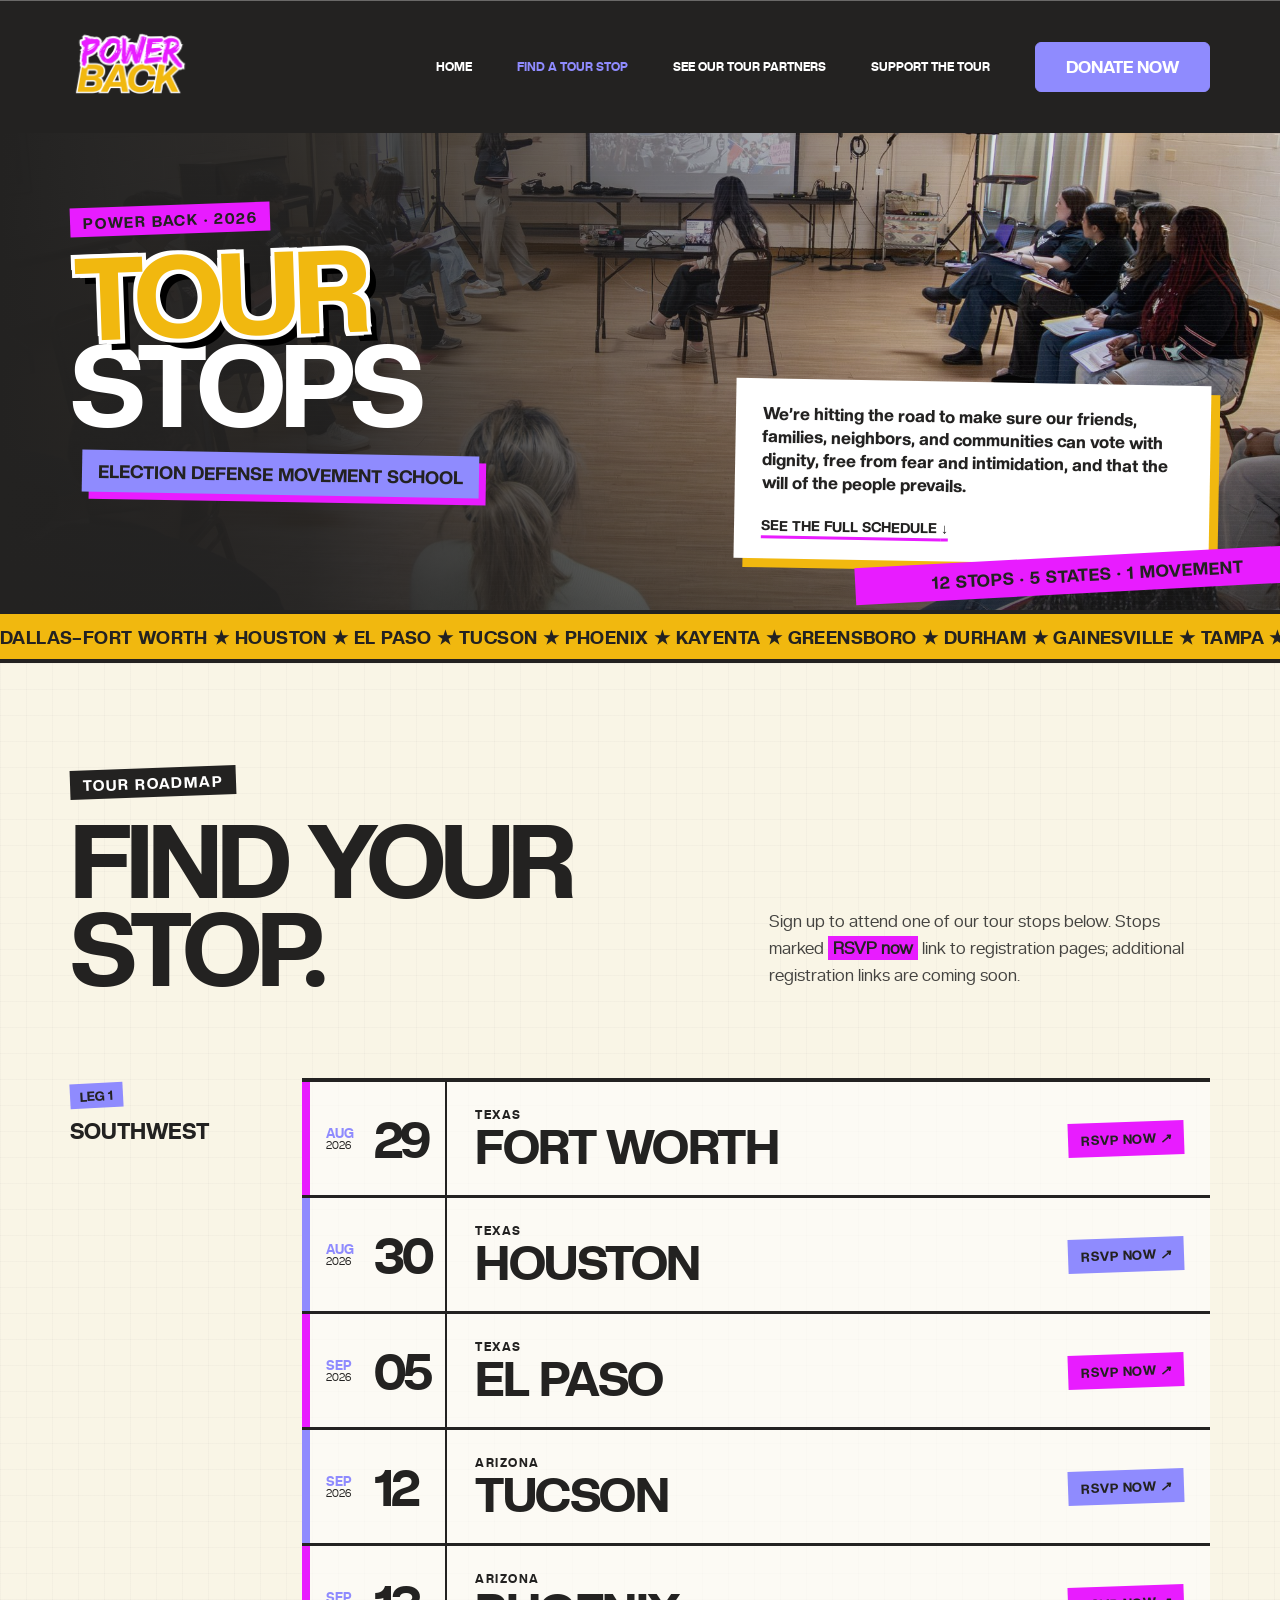
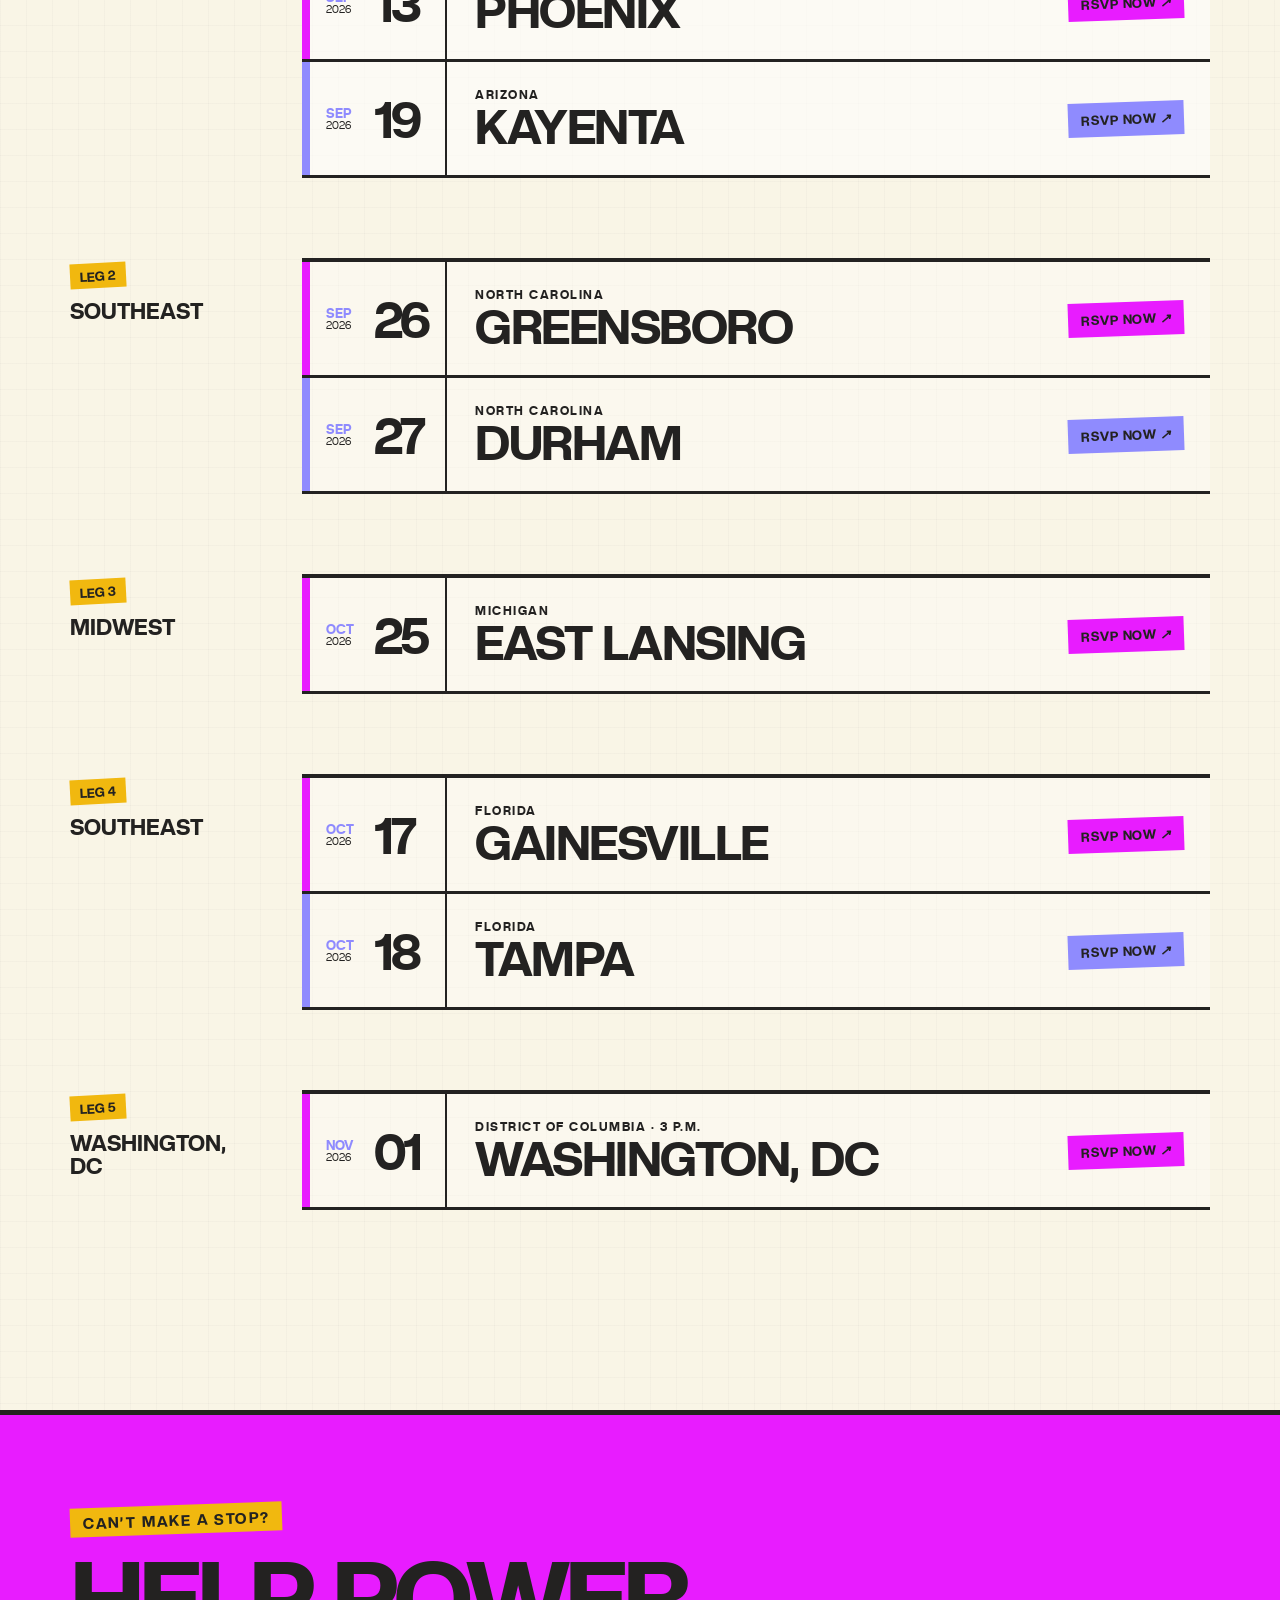
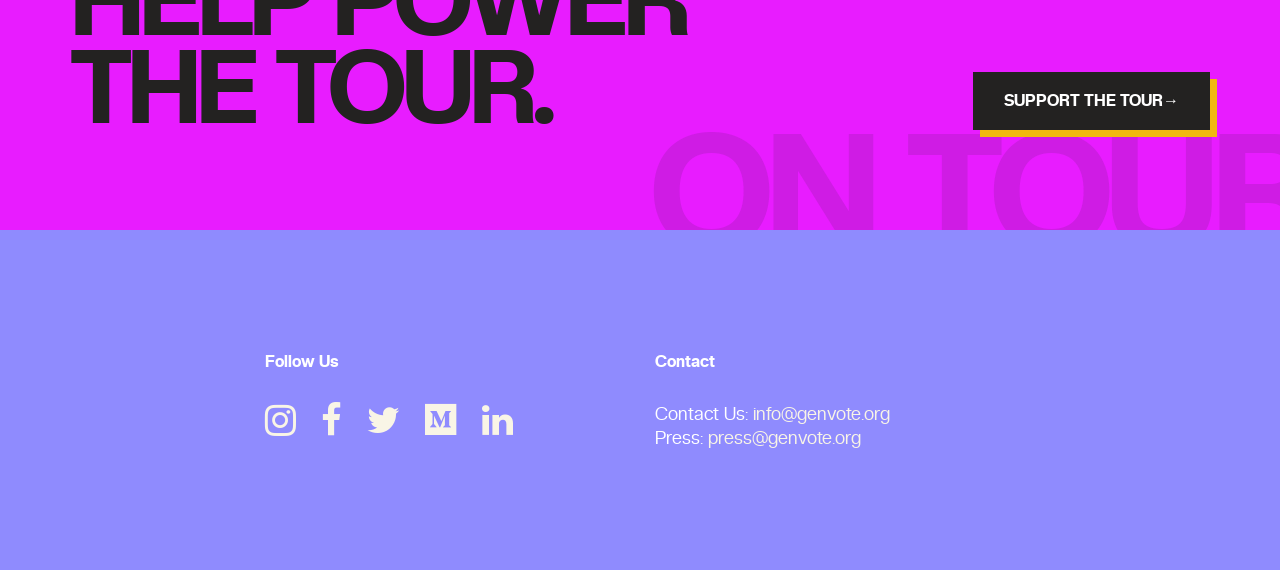
<file: rsvp.html>
<!doctype html>
<html lang="en">

<head>
	<meta charset="utf-8">
	<meta name="viewport" content="width=device-width, initial-scale=1, shrink-to-fit=no">
	<meta name="description" content="Find a 2026 GenVote Election Defense Movement School Tour stop near you and RSVP to attend.">
	<link rel="icon" href="img/GenVoteFavicon.png" type="image/png">
	<title>Find A Tour Stop | GenVote Election Defense Movement School Tour</title>

	<link rel="stylesheet" href="css/bootstrap.css">
	<link rel="stylesheet" href="vendors/linericon/style.css">
	<link rel="stylesheet" href="https://use.fontawesome.com/releases/v5.7.2/css/all.css" integrity="sha384-fnmOCqbTlWIlj8LyTjo7mOUStjsKC4pOpQbqyi7RrhN7udi9RwhKkMHpvLbHG9Sr" crossorigin="anonymous">
	<link rel="stylesheet" href="css/font-awesome.min.css">
	<link rel="stylesheet" media="screen" href="https://fontlibrary.org/face/glacial-indifference" type="text/css">
	<link rel="stylesheet" media="screen" href="./fonts/CreatoDisplay-ExtraBold.otf" type="text/css">
	<link rel="stylesheet" href="vendors/owl-carousel/owl.carousel.min.css">
	<link rel="stylesheet" href="vendors/lightbox/simpleLightbox.css">
	<link rel="stylesheet" href="vendors/nice-select/css/nice-select.css">
	<link rel="stylesheet" href="vendors/animate-css/animate.css">
	<link rel="stylesheet" href="vendors/jquery-ui/jquery-ui.css">
	<link rel="stylesheet" href="css/style.css">
	<link rel="stylesheet" href="css/responsive.css">

	<script async src="https://www.googletagmanager.com/gtag/js?id=UA-140295173-1"></script>
	<script>
		window.dataLayer = window.dataLayer || [];
		function gtag(){dataLayer.push(arguments);}
		gtag('js', new Date());
		gtag('config', 'UA-140295173-1');
	</script>
</head>

<body>
	<header class="header_area">
		<div class="main_menu">
			<nav class="navbar navbar-expand-lg navbar-light">
				<div class="container">
					<a class="navbar-brand logo_h" href="index.html"><img src="img/power-back-logo.png" alt="Power Back"></a>
					<button class="navbar-toggler" type="button" data-toggle="collapse" data-target="#navbarSupportedContent" aria-controls="navbarSupportedContent" aria-expanded="false" aria-label="Toggle navigation">
						<span class="icon-bar"></span><span class="icon-bar"></span><span class="icon-bar"></span>
					</button>
					<div class="collapse navbar-collapse offset" id="navbarSupportedContent">
						<div class="row ml-0 w-100">
							<div class="col-lg-12 pr-0">
								<ul class="nav navbar-nav center_nav pull-right">
									<li class="nav-item"><a class="nav-link" href="index.html">Home</a></li>
									<li class="nav-item active"><a class="nav-link" href="rsvp.html">Find A Tour Stop</a></li>
									<li class="nav-item"><a class="nav-link" href="partners.html">See Our Tour Partners</a></li>
									<li class="nav-item"><a class="nav-link" href="support-the-tour.html">Support the Tour</a></li>
									<li class="nav-item"><a class="main_btn" href="https://secure.actblue.com/donate/generation-vote-education-fund-1" target="_blank" rel="nofollow noreferrer">Donate Now</a></li>
								</ul>
							</div>
						</div>
					</div>
				</div>
			</nav>
		</div>
	</header>

	<main class="pb-tour-page">
		<section class="pb-tour-hero">
			<div class="pb-tour-hero-image" role="img" aria-label="Participants gathered for a movement school classroom training"></div>
			<div class="pb-tour-hero-overlay" aria-hidden="true"></div>
			<div class="container pb-tour-hero-inner">
				<div class="pb-tour-heading">
					<p class="pb-tour-kicker">Power Back · 2026</p>
					<h1><span>Tour</span> Stops</h1>
					<p class="pb-tour-subtitle">Election Defense Movement School</p>
				</div>
				<div class="pb-tour-intro">
					<p>We’re hitting the road to make sure our friends, families, neighbors, and communities can vote with dignity, free from fear and intimidation, and that the will of the people prevails.</p>
					<a href="#tour-dates">See the full schedule <span aria-hidden="true">↓</span></a>
				</div>
			</div>
			<div class="pb-tour-hero-tag" aria-hidden="true">12 stops · 5 states · 1 movement</div>
		</section>

		<div class="pb-tour-tape" aria-hidden="true">
			<div>Dallas–Fort Worth ★ Houston ★ El Paso ★ Tucson ★ Phoenix ★ Kayenta ★ Greensboro ★ Durham ★ Gainesville ★ Tampa ★ Lansing ★ Dallas–Fort Worth ★ Houston ★ El Paso ★ Tucson ★ Phoenix ★ Kayenta ★ Greensboro ★ Durham ★ Gainesville ★ Tampa ★ Lansing ★</div>
		</div>

		<section class="pb-tour-dates" id="tour-dates">
			<div class="container">
				<div class="pb-tour-dates-head">
					<div>
						<p class="pb-tour-kicker pb-tour-kicker-dark">Tour roadmap</p>
						<h2>Find your stop.</h2>
					</div>
					<p>Sign up to attend one of our tour stops below. Stops marked <strong>RSVP now</strong> link to registration pages; additional registration links are coming soon.</p>
				</div>

				<div class="pb-tour-region">
					<div class="pb-tour-region-label"><span>Leg 1</span><strong>Southwest</strong></div>
					<div class="pb-tour-stop-list">
						<a class="pb-tour-stop pb-tour-stop-live" href="https://www.mobilize.us/generationvote/event/999142/" target="_blank" rel="nofollow noreferrer">
							<span class="pb-stop-date"><b>Aug</b><strong>29</strong><i>2026</i></span>
							<span class="pb-stop-place"><small>Texas</small><strong>Fort Worth</strong></span>
							<span class="pb-stop-status">RSVP now <i aria-hidden="true">↗</i></span>
						</a>
						<a class="pb-tour-stop pb-tour-stop-live" href="https://www.mobilize.us/generationvote/event/999129/" target="_blank" rel="nofollow noreferrer">
							<span class="pb-stop-date"><b>Aug</b><strong>30</strong><i>2026</i></span>
							<span class="pb-stop-place"><small>Texas</small><strong>Houston</strong></span>
							<span class="pb-stop-status">RSVP now <i aria-hidden="true">↗</i></span>
						</a>
						<a class="pb-tour-stop pb-tour-stop-live" href="https://www.mobilize.us/generationvote/event/999145/" target="_blank" rel="nofollow noreferrer">
							<span class="pb-stop-date"><b>Sep</b><strong>05</strong><i>2026</i></span>
							<span class="pb-stop-place"><small>Texas</small><strong>El Paso</strong></span>
							<span class="pb-stop-status">RSVP now <i aria-hidden="true">↗</i></span>
						</a>
						<a class="pb-tour-stop pb-tour-stop-live" href="https://www.mobilize.us/generationvote/event/1007650/" target="_blank" rel="nofollow noreferrer">
							<span class="pb-stop-date"><b>Sep</b><strong>12</strong><i>2026</i></span>
							<span class="pb-stop-place"><small>Arizona</small><strong>Tucson</strong></span>
							<span class="pb-stop-status">RSVP now <i aria-hidden="true">↗</i></span>
						</a>
						<a class="pb-tour-stop pb-tour-stop-live" href="https://www.mobilize.us/generationvote/event/1007655/" target="_blank" rel="nofollow noreferrer">
							<span class="pb-stop-date"><b>Sep</b><strong>13</strong><i>2026</i></span>
							<span class="pb-stop-place"><small>Arizona</small><strong>Phoenix</strong></span>
							<span class="pb-stop-status">RSVP now <i aria-hidden="true">↗</i></span>
						</a>
						<a class="pb-tour-stop pb-tour-stop-live" href="https://www.mobilize.us/generationvote/event/1007661/" target="_blank" rel="nofollow noreferrer">
							<span class="pb-stop-date"><b>Sep</b><strong>19</strong><i>2026</i></span>
							<span class="pb-stop-place"><small>Arizona</small><strong>Kayenta</strong></span>
							<span class="pb-stop-status">RSVP now <i aria-hidden="true">↗</i></span>
						</a>
					</div>
				</div>

				<div class="pb-tour-region pb-tour-region-coming">
					<div class="pb-tour-region-label"><span>Leg 2</span><strong>Southeast</strong></div>
					<div class="pb-tour-stop-list">
						<a class="pb-tour-stop pb-tour-stop-live" href="https://www.mobilize.us/generationvote/event/1032561/" target="_blank" rel="nofollow noreferrer">
							<span class="pb-stop-date"><b>Sep</b><strong>26</strong><i>2026</i></span>
							<span class="pb-stop-place"><small>North Carolina</small><strong>Greensboro</strong></span>
							<span class="pb-stop-status">RSVP now <i aria-hidden="true">↗</i></span>
						</a>
						<a class="pb-tour-stop pb-tour-stop-live" href="https://www.mobilize.us/generationvote/event/1033787/" target="_blank" rel="nofollow noreferrer">
							<span class="pb-stop-date"><b>Sep</b><strong>27</strong><i>2026</i></span>
							<span class="pb-stop-place"><small>North Carolina</small><strong>Durham</strong></span>
							<span class="pb-stop-status">RSVP now <i aria-hidden="true">↗</i></span>
						</a>
					</div>
				</div>

				<div class="pb-tour-region pb-tour-region-coming">
					<div class="pb-tour-region-label"><span>Leg 3</span><strong>Midwest</strong></div>
					<div class="pb-tour-stop-list">
						<a class="pb-tour-stop pb-tour-stop-live" href="https://www.mobilize.us/generationvote/event/1067926/" target="_blank" rel="nofollow noreferrer">
							<span class="pb-stop-date"><b>Oct</b><strong>25</strong><i>2026</i></span>
							<span class="pb-stop-place"><small>Michigan</small><strong>East Lansing</strong></span>
							<span class="pb-stop-status">RSVP now <i aria-hidden="true">↗</i></span>
						</a>
					</div>
				</div>

				<div class="pb-tour-region pb-tour-region-coming">
					<div class="pb-tour-region-label"><span>Leg 4</span><strong>Southeast</strong></div>
					<div class="pb-tour-stop-list">
						<a class="pb-tour-stop pb-tour-stop-live" href="https://www.mobilize.us/generationvote/event/1046589/" target="_blank" rel="nofollow noreferrer">
							<span class="pb-stop-date"><b>Oct</b><strong>17</strong><i>2026</i></span>
							<span class="pb-stop-place"><small>Florida</small><strong>Gainesville</strong></span>
							<span class="pb-stop-status">RSVP now <i aria-hidden="true">↗</i></span>
						</a>
						<a class="pb-tour-stop pb-tour-stop-live" href="https://www.mobilize.us/generationvote/event/1046593/" target="_blank" rel="nofollow noreferrer">
							<span class="pb-stop-date"><b>Oct</b><strong>18</strong><i>2026</i></span>
							<span class="pb-stop-place"><small>Florida</small><strong>Tampa</strong></span>
							<span class="pb-stop-status">RSVP now <i aria-hidden="true">↗</i></span>
						</a>
					</div>
				</div>
				<div class="pb-tour-region pb-tour-region-coming">
					<div class="pb-tour-region-label"><span>Leg 5</span><strong>Washington, DC</strong></div>
					<div class="pb-tour-stop-list">
						<a class="pb-tour-stop pb-tour-stop-live" href="https://taskforceusa.org/act-now/powerback-dc/" target="_blank" rel="nofollow noreferrer">
							<span class="pb-stop-date"><b>Nov</b><strong>01</strong><i>2026</i></span>
							<span class="pb-stop-place"><small>District of Columbia · 3 p.m.</small><strong>Washington, DC</strong></span>
							<span class="pb-stop-status">RSVP now <i aria-hidden="true">↗</i></span>
						</a>
					</div>
				</div>
			</div>
		</section>

		<section class="pb-tour-bottom-cta">
			<div class="container pb-tour-bottom-inner">
				<div>
					<p class="pb-tour-kicker">Can’t make a stop?</p>
					<h2>Help power<br>the tour.</h2>
				</div>
				<a href="support-the-tour.html">Support the Tour <span aria-hidden="true">→</span></a>
			</div>
		</section>
	</main>

	<footer class="footer-area section_gap">
		<div class="container">
			<div class="row">
				<div class="col-lg-2"></div>
				<div class="col-lg-4 col-md-6 col-sm-6 ">
					<div class="single-footer-widget f_social_wd"><h6 class="footer_title">Follow Us</h6><div class="f_social">
						<a href="https://www.instagram.com/genvoteus/" target="_blank" aria-label="Instagram"><i class="fa fa-2x fa-instagram"></i></a>
						<a href="https://www.facebook.com/genvote/" target="_blank" aria-label="Facebook"><i class="fa fa-2x fa-facebook"></i></a>
						<a href="https://twitter.com/GenVoteUS" target="_blank" aria-label="Twitter"><i class="fa fa-2x fa-twitter"></i></a>
						<a href="https://medium.com/generation-vote" target="_blank" aria-label="Medium"><i class="fab fa-2x fa-medium"></i></a>
						<a href="https://www.linkedin.com/company/generation-vote/about/" target="_blank" aria-label="LinkedIn"><i class="fa fa-2x fa-linkedin"></i></a>
					</div></div>
				</div>
				<div class="col-lg-4 col-md-6 col-sm-6">
					<div class="single-footer-widget"><h6 class="footer_title">Contact</h6><p>Contact Us: <a href="mailto:info@genvote.org" style="color:#F9F5E6;">info@genvote.org</a></p><p>Press: <a href="mailto:press@genvote.org" style="color:#F9F5E6;">press@genvote.org</a></p></div></div>
					<div class="col-lg-2"></div>
			</div>
			
		</div>
	</footer>

	<script src="js/jquery-2.2.4.min.js"></script>
	<script src="js/popper.js"></script>
	<script src="js/bootstrap.min.js"></script>
	<script src="vendors/nice-select/js/jquery.nice-select.min.js"></script>
	<script src="vendors/isotope/isotope-min.js"></script>
	<script src="vendors/owl-carousel/owl.carousel.min.js"></script>
	<script src="js/jquery.ajaxchimp.min.js"></script>
	<script src="js/mail-script.js"></script>
	<script src="js/custom.js"></script>
</body>

</html>
</file>
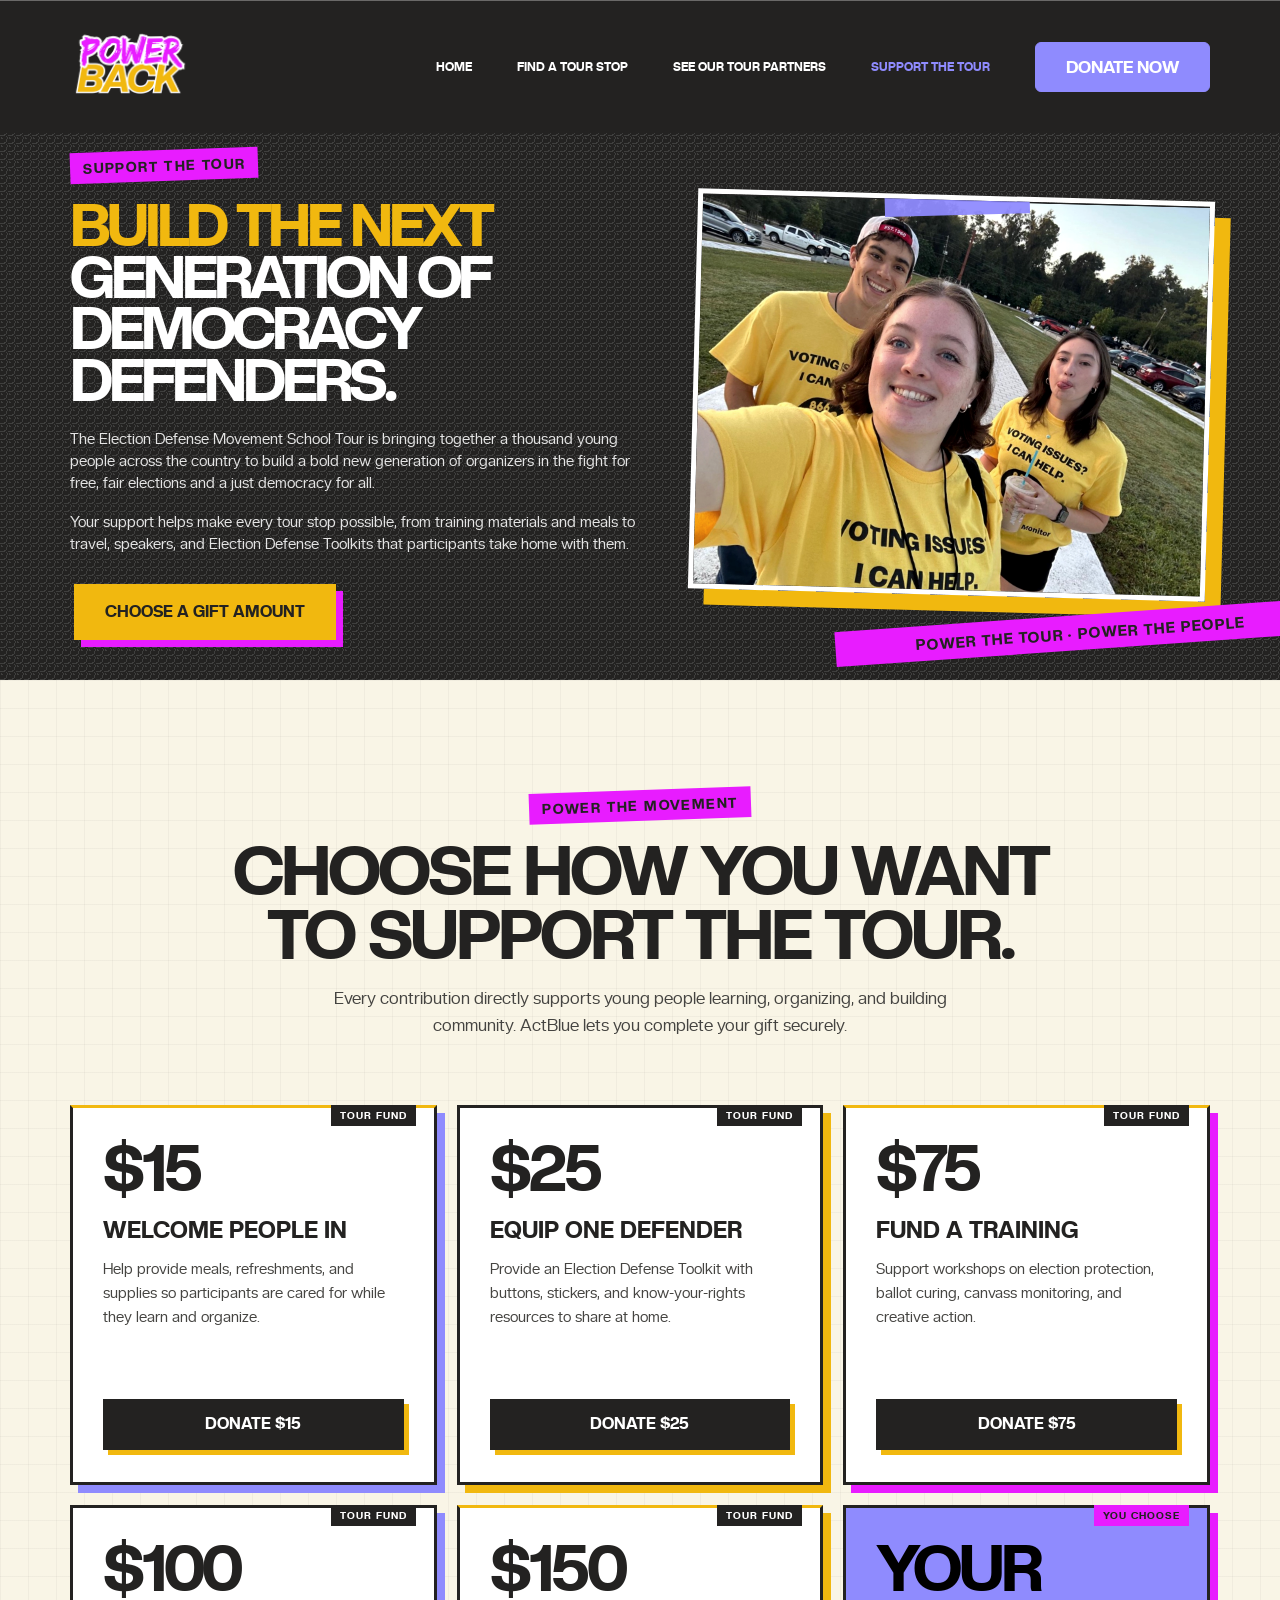
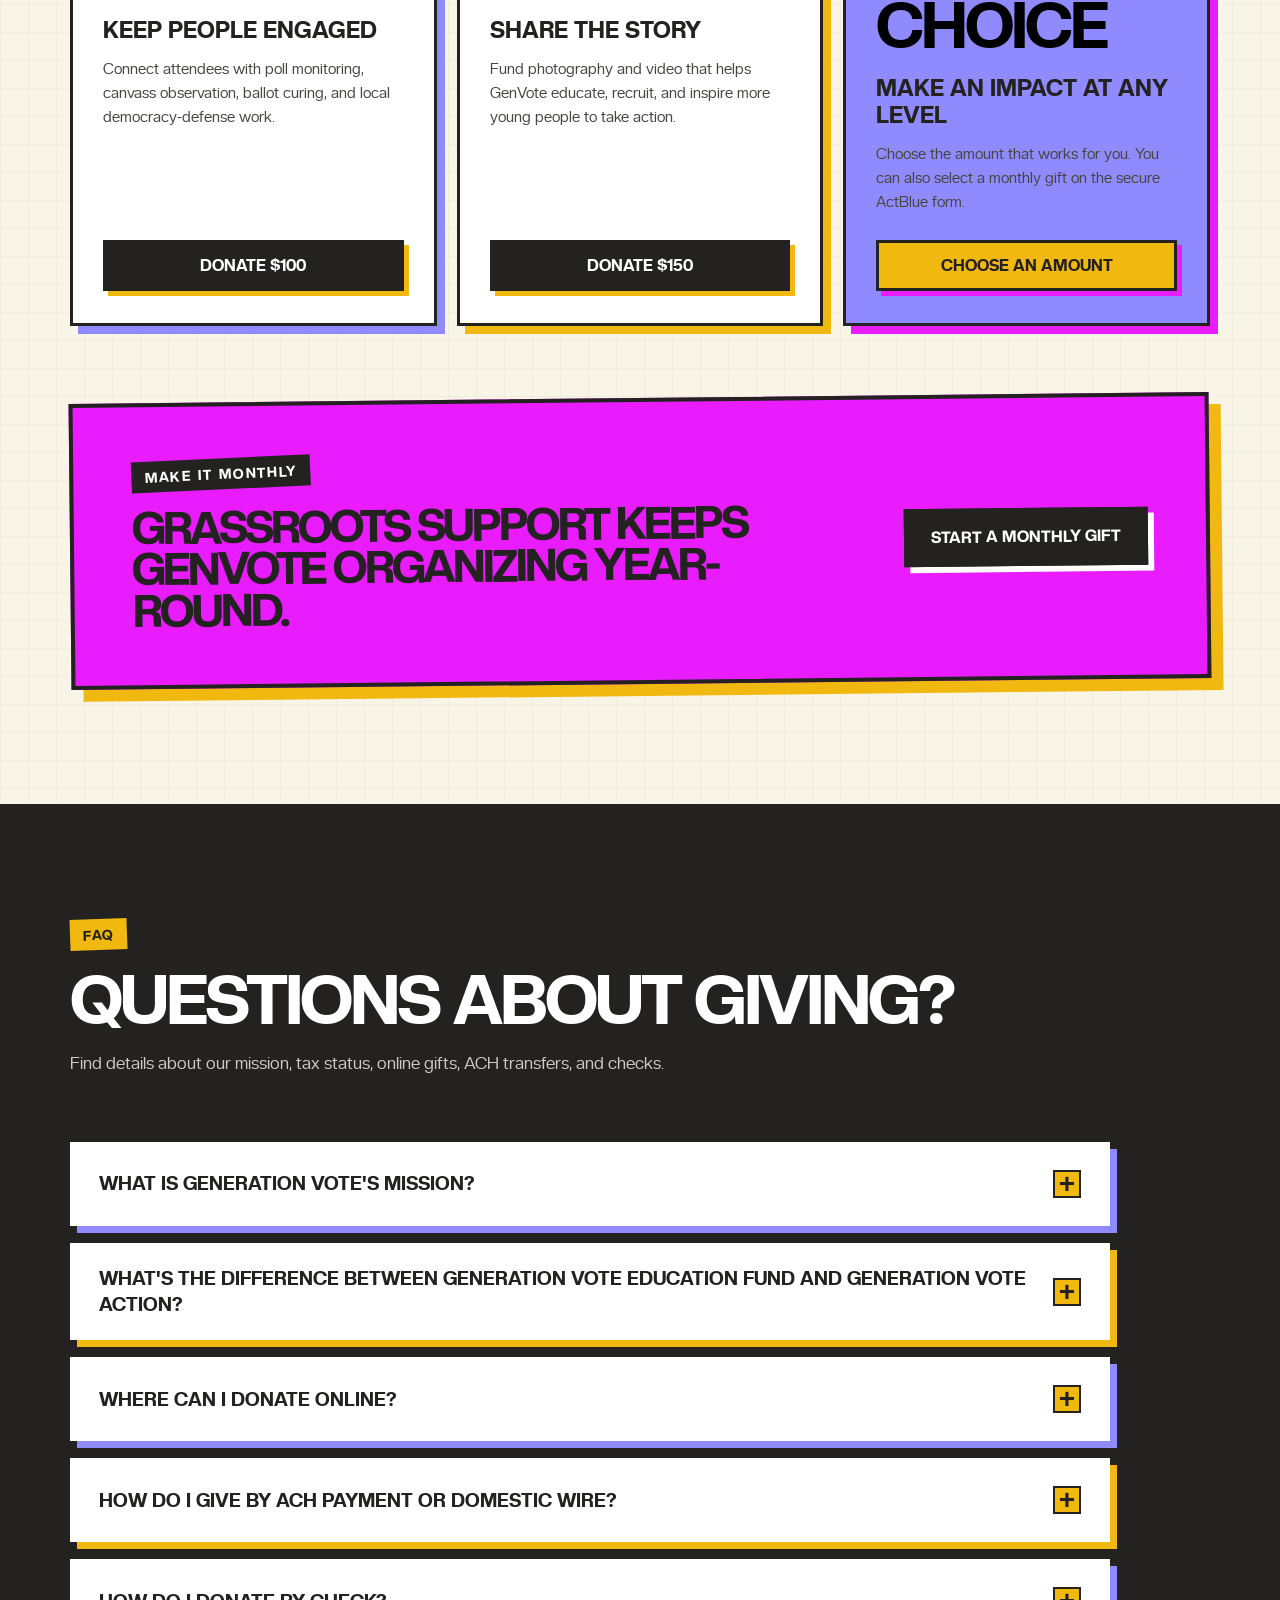
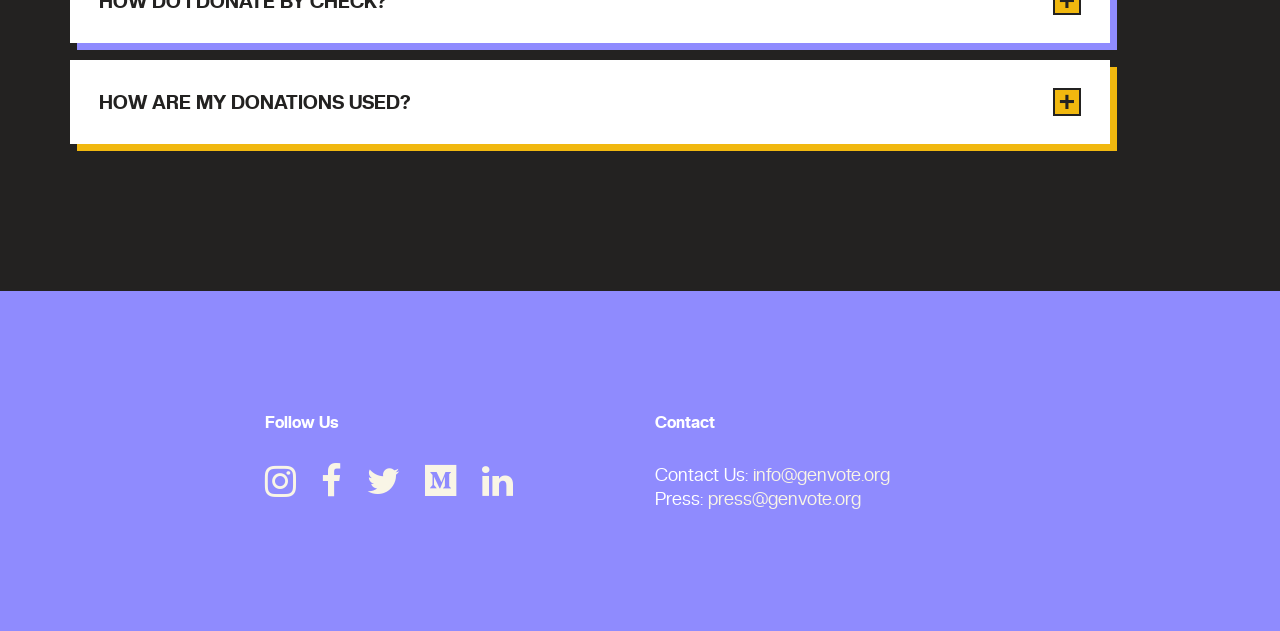
<file: support-the-tour.html>
<!doctype html>
<html lang="en">

<head>
	<meta charset="utf-8">
	<meta name="viewport" content="width=device-width, initial-scale=1, shrink-to-fit=no">
	<meta name="description" content="Support the 2026 GenVote Election Defense Movement School Tour and help build the next generation of democracy defenders.">
	<link rel="icon" href="img/GenVoteFavicon.png" type="image/png">
	<title>Support the Tour | GenVote Election Defense Movement School Tour</title>

	<link rel="stylesheet" href="css/bootstrap.css">
	<link rel="stylesheet" href="vendors/linericon/style.css">
	<link rel="stylesheet" href="https://use.fontawesome.com/releases/v5.7.2/css/all.css" integrity="sha384-fnmOCqbTlWIlj8LyTjo7mOUStjsKC4pOpQbqyi7RrhN7udi9RwhKkMHpvLbHG9Sr" crossorigin="anonymous">
	<link rel="stylesheet" href="css/font-awesome.min.css">
	<link rel="stylesheet" media="screen" href="https://fontlibrary.org/face/glacial-indifference" type="text/css">
	<link rel="stylesheet" media="screen" href="./fonts/CreatoDisplay-ExtraBold.otf" type="text/css">
	<link rel="stylesheet" href="vendors/owl-carousel/owl.carousel.min.css">
	<link rel="stylesheet" href="vendors/lightbox/simpleLightbox.css">
	<link rel="stylesheet" href="vendors/nice-select/css/nice-select.css">
	<link rel="stylesheet" href="vendors/animate-css/animate.css">
	<link rel="stylesheet" href="vendors/jquery-ui/jquery-ui.css">
	<link rel="stylesheet" href="css/style.css">
	<link rel="stylesheet" href="css/responsive.css">

	<script async src="https://www.googletagmanager.com/gtag/js?id=UA-140295173-1"></script>
	<script>
		window.dataLayer = window.dataLayer || [];
		function gtag(){dataLayer.push(arguments);}
		gtag('js', new Date());
		gtag('config', 'UA-140295173-1');
	</script>
</head>

<body>
	<header class="header_area">
		<div class="main_menu">
			<nav class="navbar navbar-expand-lg navbar-light">
				<div class="container">
					<a class="navbar-brand logo_h" href="index.html">
						<img src="img/power-back-logo.png" alt="Power Back">
					</a>
					<button class="navbar-toggler" type="button" data-toggle="collapse" data-target="#navbarSupportedContent" aria-controls="navbarSupportedContent" aria-expanded="false" aria-label="Toggle navigation">
						<span class="icon-bar"></span>
						<span class="icon-bar"></span>
						<span class="icon-bar"></span>
					</button>
					<div class="collapse navbar-collapse offset" id="navbarSupportedContent">
						<div class="row ml-0 w-100">
							<div class="col-lg-12 pr-0">
								<ul class="nav navbar-nav center_nav pull-right">
									<li class="nav-item"><a class="nav-link" href="index.html">Home</a></li>
									<li class="nav-item"><a class="nav-link" href="rsvp.html">Find A Tour Stop</a></li>
									<li class="nav-item"><a class="nav-link" href="partners.html">See Our Tour Partners</a></li>
									<li class="nav-item active"><a class="nav-link" href="support-the-tour.html">Support the Tour</a></li>
									<li class="nav-item"><a class="main_btn" href="https://secure.actblue.com/donate/generation-vote-education-fund-1" target="_blank" rel="nofollow noreferrer">Donate Now</a></li>
								</ul>
							</div>
						</div>
					</div>
				</div>
			</nav>
		</div>
	</header>

	<main class="support-page">
		<section class="support-intro">
			<div class="container">
				<div class="support-intro-grid">
					<div class="support-intro-copy">
						<p class="support-kicker">Support the tour</p>
						<h1>Build the next generation of democracy defenders.</h1>
						<p>The Election Defense Movement School Tour is bringing together a thousand young people across the country to build a bold new generation of organizers in the fight for free, fair elections and a just democracy for all.</p>
						<p>Your support helps make every tour stop possible, from training materials and meals to travel, speakers, and Election Defense Toolkits that participants take home with them.</p>
						<a class="support-primary-cta" href="#give">Choose a gift amount</a>
					</div>
					<div class="support-intro-media">
						<img src="img/tour/power-back-voting-monitors.jpg" alt="Three young voting monitors wearing yellow voting assistance shirts">
					</div>
				</div>
			</div>
		</section>

		<section class="support-giving" id="give">
			<div class="container">
				<div class="support-section-heading">
					<p class="support-kicker">Power the movement</p>
					<h2>Choose how you want to support the tour.</h2>
					<p>Every contribution directly supports young people learning, organizing, and building community. ActBlue lets you complete your gift securely.</p>
				</div>

				<div class="support-impact-grid">
					<article class="support-impact-card">
						<p class="support-impact-amount">$15</p>
						<h3>Welcome people in</h3>
						<p>Help provide meals, refreshments, and supplies so participants are cared for while they learn and organize.</p>
						<a class="support-donate-btn" href="https://secure.actblue.com/donate/generation-vote-education-fund-1?amount=15" target="_blank" rel="nofollow noreferrer">Donate $15</a>
					</article>
					<article class="support-impact-card">
						<p class="support-impact-amount">$25</p>
						<h3>Equip one defender</h3>
						<p>Provide an Election Defense Toolkit with buttons, stickers, and know-your-rights resources to share at home.</p>
						<a class="support-donate-btn" href="https://secure.actblue.com/donate/generation-vote-education-fund-1?amount=25" target="_blank" rel="nofollow noreferrer">Donate $25</a>
					</article>
					<article class="support-impact-card">
						<p class="support-impact-amount">$75</p>
						<h3>Fund a training</h3>
						<p>Support workshops on election protection, ballot curing, canvass monitoring, and creative action.</p>
						<a class="support-donate-btn" href="https://secure.actblue.com/donate/generation-vote-education-fund-1?amount=75" target="_blank" rel="nofollow noreferrer">Donate $75</a>
					</article>
					<article class="support-impact-card">
						<p class="support-impact-amount">$100</p>
						<h3>Keep people engaged</h3>
						<p>Connect attendees with poll monitoring, canvass observation, ballot curing, and local democracy-defense work.</p>
						<a class="support-donate-btn" href="https://secure.actblue.com/donate/generation-vote-education-fund-1?amount=100" target="_blank" rel="nofollow noreferrer">Donate $100</a>
					</article>
					<article class="support-impact-card">
						<p class="support-impact-amount">$150</p>
						<h3>Share the story</h3>
						<p>Fund photography and video that helps GenVote educate, recruit, and inspire more young people to take action.</p>
						<a class="support-donate-btn" href="https://secure.actblue.com/donate/generation-vote-education-fund-1?amount=150" target="_blank" rel="nofollow noreferrer">Donate $150</a>
					</article>
					<article class="support-impact-card support-impact-card-featured">
						<p class="support-impact-amount">Your choice</p>
						<h3>Make an impact at any level</h3>
						<p>Choose the amount that works for you. You can also select a monthly gift on the secure ActBlue form.</p>
						<a class="support-donate-btn" href="https://secure.actblue.com/donate/generation-vote-education-fund-1" target="_blank" rel="nofollow noreferrer">Choose an amount</a>
					</article>
				</div>

				<div class="support-monthly-callout">
					<div>
						<p class="support-kicker">Make it monthly</p>
						<h2>Grassroots support keeps GenVote organizing year-round.</h2>
					</div>
					<a class="support-monthly-btn" href="https://secure.actblue.com/donate/generation-vote-education-fund-1" target="_blank" rel="nofollow noreferrer">Start a monthly gift</a>
				</div>
			</div>
		</section>

		<section class="support-faq-section" id="faq">
			<div class="container">
				<div class="support-section-heading support-section-heading-left">
					<p class="support-kicker">FAQ</p>
					<h2>Questions about giving?</h2>
					<p>Find details about our mission, tax status, online gifts, ACH transfers, and checks.</p>
				</div>

				<div class="support-faq" id="supportAccordion">
					<div class="support-faq-item">
						<h3 class="support-faq-heading" id="supportHeadingOne"><button class="support-faq-trigger collapsed" type="button" data-toggle="collapse" data-target="#supportCollapseOne" aria-expanded="false" aria-controls="supportCollapseOne">What is Generation Vote's mission?</button></h3>
						<div id="supportCollapseOne" class="collapse" aria-labelledby="supportHeadingOne" data-parent="#supportAccordion"><div class="support-faq-body">Our mission is to spark an intersectional, youth-led movement that fights for our right to vote and a just democracy for all.</div></div>
					</div>

					<div class="support-faq-item">
						<h3 class="support-faq-heading" id="supportHeadingTwo"><button class="support-faq-trigger collapsed" type="button" data-toggle="collapse" data-target="#supportCollapseTwo" aria-expanded="false" aria-controls="supportCollapseTwo">What's the difference between Generation Vote Education Fund and Generation Vote Action?</button></h3>
						<div id="supportCollapseTwo" class="collapse" aria-labelledby="supportHeadingTwo" data-parent="#supportAccordion">
							<div class="support-faq-body">
								<p><strong>Generation Vote Education Fund</strong> is a fiscally sponsored 501(c)(3) project of the Social Good Fund. It supports public education, youth voting-rights work, nonpartisan election protection, training, leadership development, and partnerships.</p>
								<p><strong>Generation Vote Action</strong> is a 501(c)(4) advocacy organization supporting campaigns, communications, leadership development, lobbying, and candidate endorsements within applicable legal limits.</p>
								<p class="mb-0"><strong>Gifts to the Education Fund are tax-deductible; gifts to Generation Vote Action are not.</strong></p>
							</div>
						</div>
					</div>

					<div class="support-faq-item">
						<h3 class="support-faq-heading" id="supportHeadingThree"><button class="support-faq-trigger collapsed" type="button" data-toggle="collapse" data-target="#supportCollapseThree" aria-expanded="false" aria-controls="supportCollapseThree">Where can I donate online?</button></h3>
						<div id="supportCollapseThree" class="collapse" aria-labelledby="supportHeadingThree" data-parent="#supportAccordion">
							<div class="support-faq-body">
								<ul class="mb-0">
									<li><a href="https://secure.actblue.com/donate/generation-vote-education-fund-1" target="_blank" rel="nofollow noreferrer">Generation Vote Education Fund</a> — tax-deductible 501(c)(3) giving</li>
									<li><a href="https://secure.actblue.com/donate/generation-vote-action-1" target="_blank" rel="nofollow noreferrer">Generation Vote Action</a> — non-tax-deductible 501(c)(4) giving</li>
								</ul>
							</div>
						</div>
					</div>

					<div class="support-faq-item">
						<h3 class="support-faq-heading" id="supportHeadingFour"><button class="support-faq-trigger collapsed" type="button" data-toggle="collapse" data-target="#supportCollapseFour" aria-expanded="false" aria-controls="supportCollapseFour">How do I give by ACH payment or domestic wire?</button></h3>
						<div id="supportCollapseFour" class="collapse" aria-labelledby="supportHeadingFour" data-parent="#supportAccordion"><div class="support-faq-body">Please email Brendan Cushing, Managing Director, at <a href="mailto:bcushing@genvote.org">bcushing@genvote.org</a> for instructions. GenVote coordinates incoming Education Fund transfers with its fiscal sponsor, the Social Good Fund, so please include your intended gift and timing.</div></div>
					</div>

					<div class="support-faq-item">
						<h3 class="support-faq-heading" id="supportHeadingFive"><button class="support-faq-trigger collapsed" type="button" data-toggle="collapse" data-target="#supportCollapseFive" aria-expanded="false" aria-controls="supportCollapseFive">How do I donate by check?</button></h3>
						<div id="supportCollapseFive" class="collapse" aria-labelledby="supportHeadingFive" data-parent="#supportAccordion">
							<div class="support-faq-body">
								<p><strong>Generation Vote Education Fund</strong></p>
								<ul>
									<li>Make the check payable to “Social Good Fund.”</li>
									<li>Write “For the Generation Vote Education Fund” in the memo line.</li>
									<li>Mail to: Brendan Cushing, Generation Vote Education Fund, 367 S 4th Street, Apt 3, Brooklyn, NY 11211.</li>
								</ul>
								<p><strong>Generation Vote Action</strong></p>
								<ul class="mb-0">
									<li>Make the check payable to “Generation Vote Action.”</li>
									<li>Mail to: 4007 73rd St, Apt 4B, Woodside, NY 11377.</li>
								</ul>
							</div>
						</div>
					</div>

					<div class="support-faq-item">
						<h3 class="support-faq-heading" id="supportHeadingSix"><button class="support-faq-trigger collapsed" type="button" data-toggle="collapse" data-target="#supportCollapseSix" aria-expanded="false" aria-controls="supportCollapseSix">How are my donations used?</button></h3>
						<div id="supportCollapseSix" class="collapse" aria-labelledby="supportHeadingSix" data-parent="#supportAccordion"><div class="support-faq-body">Grassroots donations support young GenVoters through organizer training, leadership development, local teams and hubs, electoral justice campaigns, direct actions, and community engagement. Gifts help cover materials, technology, food, travel, and training expenses.</div></div>
					</div>
				</div>
			</div>
		</section>
	</main>

	<footer class="footer-area section_gap">
		<div class="container">
			<div class="row">
				<div class="col-lg-2"></div>
				<div class="col-lg-4 col-md-6 col-sm-6 ">
					<div class="single-footer-widget f_social_wd"><h6 class="footer_title">Follow Us</h6><div class="f_social">
						<a href="https://www.instagram.com/genvoteus/" target="_blank" aria-label="Instagram"><i class="fa fa-2x fa-instagram"></i></a>
						<a href="https://www.facebook.com/genvote/" target="_blank" aria-label="Facebook"><i class="fa fa-2x fa-facebook"></i></a>
						<a href="https://twitter.com/GenVoteUS" target="_blank" aria-label="Twitter"><i class="fa fa-2x fa-twitter"></i></a>
						<a href="https://medium.com/generation-vote" target="_blank" aria-label="Medium"><i class="fab fa-2x fa-medium"></i></a>
						<a href="https://www.linkedin.com/company/generation-vote/about/" target="_blank" aria-label="LinkedIn"><i class="fa fa-2x fa-linkedin"></i></a>
					</div></div>
				</div>
				<div class="col-lg-4 col-md-6 col-sm-6">
					<div class="single-footer-widget"><h6 class="footer_title">Contact</h6><p>Contact Us: <a href="mailto:info@genvote.org" style="color:#F9F5E6;">info@genvote.org</a></p><p>Press: <a href="mailto:press@genvote.org" style="color:#F9F5E6;">press@genvote.org</a></p></div></div>
					<div class="col-lg-2"></div>
			</div>
			
		</div>
	</footer>

	<script src="js/jquery-2.2.4.min.js"></script>
	<script src="js/popper.js"></script>
	<script src="js/bootstrap.min.js"></script>
	<script src="vendors/nice-select/js/jquery.nice-select.min.js"></script>
	<script src="vendors/isotope/isotope-min.js"></script>
	<script src="vendors/owl-carousel/owl.carousel.min.js"></script>
	<script src="js/jquery.ajaxchimp.min.js"></script>
	<script src="js/mail-script.js"></script>
	<script src="js/custom.js"></script>
</body>

</html>
</file>
<file: vendors/linericon/style.css>
@font-face {
	font-family: 'Linearicons-Free';
	src:url('fonts/Linearicons-Free.eot?w118d');
	src:url('fonts/Linearicons-Free.eot?#iefixw118d') format('embedded-opentype'),
		url('fonts/Linearicons-Free.woff2?w118d') format('woff2'),
		url('fonts/Linearicons-Free.woff?w118d') format('woff'),
		url('fonts/Linearicons-Free.ttf?w118d') format('truetype'),
		url('fonts/Linearicons-Free.svg?w118d#Linearicons-Free') format('svg');
	font-weight: normal;
	font-style: normal;
}

.lnr {
	font-family: 'Linearicons-Free';
	speak: none;
	font-style: normal;
	font-weight: normal;
	font-variant: normal;
	text-transform: none;
	line-height: 1;

	/* Better Font Rendering =========== */
	-webkit-font-smoothing: antialiased;
	-moz-osx-font-smoothing: grayscale;
}

.lnr-home:before {
	content: "\e800";
}
.lnr-apartment:before {
	content: "\e801";
}
.lnr-pencil:before {
	content: "\e802";
}
.lnr-magic-wand:before {
	content: "\e803";
}
.lnr-drop:before {
	content: "\e804";
}
.lnr-lighter:before {
	content: "\e805";
}
.lnr-poop:before {
	content: "\e806";
}
.lnr-sun:before {
	content: "\e807";
}
.lnr-moon:before {
	content: "\e808";
}
.lnr-cloud:before {
	content: "\e809";
}
.lnr-cloud-upload:before {
	content: "\e80a";
}
.lnr-cloud-download:before {
	content: "\e80b";
}
.lnr-cloud-sync:before {
	content: "\e80c";
}
.lnr-cloud-check:before {
	content: "\e80d";
}
.lnr-database:before {
	content: "\e80e";
}
.lnr-lock:before {
	content: "\e80f";
}
.lnr-cog:before {
	content: "\e810";
}
.lnr-trash:before {
	content: "\e811";
}
.lnr-dice:before {
	content: "\e812";
}
.lnr-heart:before {
	content: "\e813";
}
.lnr-star:before {
	content: "\e814";
}
.lnr-star-half:before {
	content: "\e815";
}
.lnr-star-empty:before {
	content: "\e816";
}
.lnr-flag:before {
	content: "\e817";
}
.lnr-envelope:before {
	content: "\e818";
}
.lnr-paperclip:before {
	content: "\e819";
}
.lnr-inbox:before {
	content: "\e81a";
}
.lnr-eye:before {
	content: "\e81b";
}
.lnr-printer:before {
	content: "\e81c";
}
.lnr-file-empty:before {
	content: "\e81d";
}
.lnr-file-add:before {
	content: "\e81e";
}
.lnr-enter:before {
	content: "\e81f";
}
.lnr-exit:before {
	content: "\e820";
}
.lnr-graduation-hat:before {
	content: "\e821";
}
.lnr-license:before {
	content: "\e822";
}
.lnr-music-note:before {
	content: "\e823";
}
.lnr-film-play:before {
	content: "\e824";
}
.lnr-camera-video:before {
	content: "\e825";
}
.lnr-camera:before {
	content: "\e826";
}
.lnr-picture:before {
	content: "\e827";
}
.lnr-book:before {
	content: "\e828";
}
.lnr-bookmark:before {
	content: "\e829";
}
.lnr-user:before {
	content: "\e82a";
}
.lnr-users:before {
	content: "\e82b";
}
.lnr-shirt:before {
	content: "\e82c";
}
.lnr-store:before {
	content: "\e82d";
}
.lnr-cart:before {
	content: "\e82e";
}
.lnr-tag:before {
	content: "\e82f";
}
.lnr-phone-handset:before {
	content: "\e830";
}
.lnr-phone:before {
	content: "\e831";
}
.lnr-pushpin:before {
	content: "\e832";
}
.lnr-map-marker:before {
	content: "\e833";
}
.lnr-map:before {
	content: "\e834";
}
.lnr-location:before {
	content: "\e835";
}
.lnr-calendar-full:before {
	content: "\e836";
}
.lnr-keyboard:before {
	content: "\e837";
}
.lnr-spell-check:before {
	content: "\e838";
}
.lnr-screen:before {
	content: "\e839";
}
.lnr-smartphone:before {
	content: "\e83a";
}
.lnr-tablet:before {
	content: "\e83b";
}
.lnr-laptop:before {
	content: "\e83c";
}
.lnr-laptop-phone:before {
	content: "\e83d";
}
.lnr-power-switch:before {
	content: "\e83e";
}
.lnr-bubble:before {
	content: "\e83f";
}
.lnr-heart-pulse:before {
	content: "\e840";
}
.lnr-construction:before {
	content: "\e841";
}
.lnr-pie-chart:before {
	content: "\e842";
}
.lnr-chart-bars:before {
	content: "\e843";
}
.lnr-gift:before {
	content: "\e844";
}
.lnr-diamond:before {
	content: "\e845";
}
.lnr-linearicons:before {
	content: "\e846";
}
.lnr-dinner:before {
	content: "\e847";
}
.lnr-coffee-cup:before {
	content: "\e848";
}
.lnr-leaf:before {
	content: "\e849";
}
.lnr-paw:before {
	content: "\e84a";
}
.lnr-rocket:before {
	content: "\e84b";
}
.lnr-briefcase:before {
	content: "\e84c";
}
.lnr-bus:before {
	content: "\e84d";
}
.lnr-car:before {
	content: "\e84e";
}
.lnr-train:before {
	content: "\e84f";
}
.lnr-bicycle:before {
	content: "\e850";
}
.lnr-wheelchair:before {
	content: "\e851";
}
.lnr-select:before {
	content: "\e852";
}
.lnr-earth:before {
	content: "\e853";
}
.lnr-smile:before {
	content: "\e854";
}
.lnr-sad:before {
	content: "\e855";
}
.lnr-neutral:before {
	content: "\e856";
}
.lnr-mustache:before {
	content: "\e857";
}
.lnr-alarm:before {
	content: "\e858";
}
.lnr-bullhorn:before {
	content: "\e859";
}
.lnr-volume-high:before {
	content: "\e85a";
}
.lnr-volume-medium:before {
	content: "\e85b";
}
.lnr-volume-low:before {
	content: "\e85c";
}
.lnr-volume:before {
	content: "\e85d";
}
.lnr-mic:before {
	content: "\e85e";
}
.lnr-hourglass:before {
	content: "\e85f";
}
.lnr-undo:before {
	content: "\e860";
}
.lnr-redo:before {
	content: "\e861";
}
.lnr-sync:before {
	content: "\e862";
}
.lnr-history:before {
	content: "\e863";
}
.lnr-clock:before {
	content: "\e864";
}
.lnr-download:before {
	content: "\e865";
}
.lnr-upload:before {
	content: "\e866";
}
.lnr-enter-down:before {
	content: "\e867";
}
.lnr-exit-up:before {
	content: "\e868";
}
.lnr-bug:before {
	content: "\e869";
}
.lnr-code:before {
	content: "\e86a";
}
.lnr-link:before {
	content: "\e86b";
}
.lnr-unlink:before {
	content: "\e86c";
}
.lnr-thumbs-up:before {
	content: "\e86d";
}
.lnr-thumbs-down:before {
	content: "\e86e";
}
.lnr-magnifier:before {
	content: "\e86f";
}
.lnr-cross:before {
	content: "\e870";
}
.lnr-menu:before {
	content: "\e871";
}
.lnr-list:before {
	content: "\e872";
}
.lnr-chevron-up:before {
	content: "\e873";
}
.lnr-chevron-down:before {
	content: "\e874";
}
.lnr-chevron-left:before {
	content: "\e875";
}
.lnr-chevron-right:before {
	content: "\e876";
}
.lnr-arrow-up:before {
	content: "\e877";
}
.lnr-arrow-down:before {
	content: "\e878";
}
.lnr-arrow-left:before {
	content: "\e879";
}
.lnr-arrow-right:before {
	content: "\e87a";
}
.lnr-move:before {
	content: "\e87b";
}
.lnr-warning:before {
	content: "\e87c";
}
.lnr-question-circle:before {
	content: "\e87d";
}
.lnr-menu-circle:before {
	content: "\e87e";
}
.lnr-checkmark-circle:before {
	content: "\e87f";
}
.lnr-cross-circle:before {
	content: "\e880";
}
.lnr-plus-circle:before {
	content: "\e881";
}
.lnr-circle-minus:before {
	content: "\e882";
}
.lnr-arrow-up-circle:before {
	content: "\e883";
}
.lnr-arrow-down-circle:before {
	content: "\e884";
}
.lnr-arrow-left-circle:before {
	content: "\e885";
}
.lnr-arrow-right-circle:before {
	content: "\e886";
}
.lnr-chevron-up-circle:before {
	content: "\e887";
}
.lnr-chevron-down-circle:before {
	content: "\e888";
}
.lnr-chevron-left-circle:before {
	content: "\e889";
}
.lnr-chevron-right-circle:before {
	content: "\e88a";
}
.lnr-crop:before {
	content: "\e88b";
}
.lnr-frame-expand:before {
	content: "\e88c";
}
.lnr-frame-contract:before {
	content: "\e88d";
}
.lnr-layers:before {
	content: "\e88e";
}
.lnr-funnel:before {
	content: "\e88f";
}
.lnr-text-format:before {
	content: "\e890";
}
.lnr-text-format-remove:before {
	content: "\e891";
}
.lnr-text-size:before {
	content: "\e892";
}
.lnr-bold:before {
	content: "\e893";
}
.lnr-italic:before {
	content: "\e894";
}
.lnr-underline:before {
	content: "\e895";
}
.lnr-strikethrough:before {
	content: "\e896";
}
.lnr-highlight:before {
	content: "\e897";
}
.lnr-text-align-left:before {
	content: "\e898";
}
.lnr-text-align-center:before {
	content: "\e899";
}
.lnr-text-align-right:before {
	content: "\e89a";
}
.lnr-text-align-justify:before {
	content: "\e89b";
}
.lnr-line-spacing:before {
	content: "\e89c";
}
.lnr-indent-increase:before {
	content: "\e89d";
}
.lnr-indent-decrease:before {
	content: "\e89e";
}
.lnr-pilcrow:before {
	content: "\e89f";
}
.lnr-direction-ltr:before {
	content: "\e8a0";
}
.lnr-direction-rtl:before {
	content: "\e8a1";
}
.lnr-page-break:before {
	content: "\e8a2";
}
.lnr-sort-alpha-asc:before {
	content: "\e8a3";
}
.lnr-sort-amount-asc:before {
	content: "\e8a4";
}
.lnr-hand:before {
	content: "\e8a5";
}
.lnr-pointer-up:before {
	content: "\e8a6";
}
.lnr-pointer-right:before {
	content: "\e8a7";
}
.lnr-pointer-down:before {
	content: "\e8a8";
}
.lnr-pointer-left:before {
	content: "\e8a9";
}
</file>
<file: vendors/nice-select/css/nice-select.css>
.nice-select {
  -webkit-tap-highlight-color: transparent;
  background-color: #fff;
  border-radius: 5px;
  border: solid 1px #e8e8e8;
  box-sizing: border-box;
  clear: both;
  cursor: pointer;
  display: block;
  float: left;
  font-family: inherit;
  font-size: 14px;
  font-weight: normal;
  height: 42px;
  line-height: 40px;
  outline: none;
  padding-left: 18px;
  padding-right: 30px;
  position: relative;
  text-align: left !important;
  -webkit-transition: all 0.2s ease-in-out;
  transition: all 0.2s ease-in-out;
  -webkit-user-select: none;
     -moz-user-select: none;
      -ms-user-select: none;
          user-select: none;
  white-space: nowrap;
  width: auto; }
  .nice-select:hover {
    border-color: #dbdbdb; }
  .nice-select:active, .nice-select.open, .nice-select:focus {
    border-color: #999; }
  .nice-select:after {
    border-bottom: 2px solid #999;
    border-right: 2px solid #999;
    content: '';
    display: block;
    height: 5px;
    margin-top: -4px;
    pointer-events: none;
    position: absolute;
    right: 12px;
    top: 50%;
    -webkit-transform-origin: 66% 66%;
        -ms-transform-origin: 66% 66%;
            transform-origin: 66% 66%;
    -webkit-transform: rotate(45deg);
        -ms-transform: rotate(45deg);
            transform: rotate(45deg);
    -webkit-transition: all 0.15s ease-in-out;
    transition: all 0.15s ease-in-out;
    width: 5px; }
  .nice-select.open:after {
    -webkit-transform: rotate(-135deg);
        -ms-transform: rotate(-135deg);
            transform: rotate(-135deg); }
  .nice-select.open .list {
    opacity: 1;
    pointer-events: auto;
    -webkit-transform: scale(1) translateY(0);
        -ms-transform: scale(1) translateY(0);
            transform: scale(1) translateY(0); }
  .nice-select.disabled {
    border-color: #ededed;
    color: #999;
    pointer-events: none; }
    .nice-select.disabled:after {
      border-color: #cccccc; }
  .nice-select.wide {
    width: 100%; }
    .nice-select.wide .list {
      left: 0 !important;
      right: 0 !important; }
  .nice-select.right {
    float: right; }
    .nice-select.right .list {
      left: auto;
      right: 0; }
  .nice-select.small {
    font-size: 12px;
    height: 36px;
    line-height: 34px; }
    .nice-select.small:after {
      height: 4px;
      width: 4px; }
    .nice-select.small .option {
      line-height: 34px;
      min-height: 34px; }
  .nice-select .list {
    background-color: #fff;
    border-radius: 5px;
    box-shadow: 0 0 0 1px rgba(68, 68, 68, 0.11);
    box-sizing: border-box;
    margin-top: 4px;
    opacity: 0;
    overflow: hidden;
    padding: 0;
    pointer-events: none;
    position: absolute;
    top: 100%;
    left: 0;
    -webkit-transform-origin: 50% 0;
        -ms-transform-origin: 50% 0;
            transform-origin: 50% 0;
    -webkit-transform: scale(0.75) translateY(-21px);
        -ms-transform: scale(0.75) translateY(-21px);
            transform: scale(0.75) translateY(-21px);
    -webkit-transition: all 0.2s cubic-bezier(0.5, 0, 0, 1.25), opacity 0.15s ease-out;
    transition: all 0.2s cubic-bezier(0.5, 0, 0, 1.25), opacity 0.15s ease-out;
    z-index: 9; }
    .nice-select .list:hover .option:not(:hover) {
      background-color: transparent !important; }
  .nice-select .option {
    cursor: pointer;
    font-weight: 400;
    line-height: 40px;
    list-style: none;
    min-height: 40px;
    outline: none;
    padding-left: 18px;
    padding-right: 29px;
    text-align: left;
    -webkit-transition: all 0.2s;
    transition: all 0.2s; }
    .nice-select .option:hover, .nice-select .option.focus, .nice-select .option.selected.focus {
      background-color: #f6f6f6; }
    .nice-select .option.selected {
      font-weight: bold; }
    .nice-select .option.disabled {
      background-color: transparent;
      color: #999;
      cursor: default; }

.no-csspointerevents .nice-select .list {
  display: none; }

.no-csspointerevents .nice-select.open .list {
  display: block; }
</file>
<file: css/style.css>
/*----------------------------------------------------
@File: Default Styles
@Author: Spondon IT

This file contains the styling for the actual theme, this
is the file you need to edit to change the look of the
theme.
---------------------------------------------------- */
/*=====================================================================
@Template Name: Builder Construction 
@Author: Spondon IT
@Developed By: Naim Lasker

@Default Styles

Table of Content:
01/ Variables
02/ predefin
03/ header
04/ button
05/ banner
06/ breadcrumb
07/ about
08/ team
09/ project 
10/ price 
11/ team 
12/ blog 
13/ video  
14/ features  
15/ career  
16/ contact 
17/ footer

=====================================================================*/
/*----------------------------------------------------*/
/*font Variables*/
/*Color Variables*/
:root {
  --electoral-gold: #F1B80F;
  --intersectional-indigo: #8F8BFE;
  --genvote-black: #232221;
}

/*=================== fonts ====================*/
@font-face {
font-family: "CreatoDisplay-Regular";
src: url("../fonts/CreatoDisplay-Regular.eot");
src: url("../fonts/creatodisplay-regular-webfont.woff") format("woff"),
url("../fonts/CreatoDisplay-Regular.otf") format("opentype"),
url("../fonts/CreatoDisplay-Regular.svg#filename") format("svg");
}

@font-face {
font-family: "CreatoDisplay-ExtraBold";
src: url("../fonts/CreatoDisplay-ExtraBold.eot");
src: url("../fonts/creatodisplay-extrabold-webfont.woff") format("woff"),
url("../fonts/CreatoDisplay-ExtraBold.otf") format("opentype"),
url("../fonts/CreatoDisplay-ExtraBold.svg#filename") format("svg");
}



@import url("https://fonts.googleapis.com/css?family=Roboto:300,400,500,700");
.col {
  -ms-flex: 0 0 20%;
  flex: 0 0 20%; }
  @media (max-width: 480px) {
    .col {
      -ms-flex: 0 0 100% !important;
      flex: 0 0 100% !important; } }
  @media (max-width: 991px) {
    .col {
      -ms-flex: 0 0 50%;
      flex: 0 0 50%; } }

/*---------------------------------------------------- */
/*----------------------------------------------------*/
body {
  line-height: 24px;
  font-size: 18px;
  font-family: "CreatoDisplay-Regular", sans-serif;
  font-weight: normal;
  color: #454545; }

h1, h2, h3, h4, h5, h6 {
  font-family: 'CreatoDisplay-ExtraBold'; 
  font-weight: bold;
  color: #232221; }

button:focus {
  outline: none;
  box-shadow: none; }

.p_120 {
  padding-top: 120px;
  padding-bottom: 120px; }

.p_100 {
  padding-top: 100px;
  padding-bottom: 100px; }

.p0 {
  padding-left: 0px;
  padding-right: 0px;
  overflow: hidden; }

.pad_top {
  padding-top: 70px; }
  @media (max-width: 1224px) {
    .pad_top {
      padding-top: 50px; } }

.pad_bottom {
  padding-bottom: 120px; }
  @media (max-width: 1224px) {
    .pad_bottom {
      padding-bottom: 50px; } }

.list {
  list-style: none;
  margin: 0px;
  padding: 0px; }

a {
  text-decoration: none;
  transition: all 0.3s ease-in-out; }
  a:hover, a:focus {
    text-decoration: none;
    outline: none; }

.row.m0 {
  margin: 0px; }

.no-padding {
  padding: 0 !important; }

.no-margin {
  margin: 0 !important; }

.fs-14 {
  font-size: 14px !important; }

.pr-0 {
  padding-right: 0px !important; }

.pt-30 {
  padding-top: 30px !important; }

.mr-10 {
  margin-right: 10px; }

.mr-13 {
  margin-right: 30px; }

.mt-25 {
  margin-top: 25px; }

.w-100 {
  width: 100% !important; }
.about_gap {
  padding:120px 0px 20px 0px;
}
.section_gap {
  padding: 120px 0px; }
  @media (max-width: 1224px) {
    .section_gap {
      padding: 50px 0px; } }

.section_gap_custom {
  padding: 120px 0px 90px; }
  @media (max-width: 1224px) {
    .section_gap_custom {
      padding: 50px 0px 20px; } }

.section-title-wrap {
  text-align: center;
  margin-bottom: 100px; }
  @media (max-width: 1224px) {
    .section-title-wrap {
      margin-bottom: 30px; } }
  .section-title-wrap h1 {
    margin: 0; }
  .section-title-wrap p {
    max-width: 570px;
    margin-left: auto;
    margin-right: auto;
    display: inline-block;
    margin-top: 20px;
    margin-bottom: 0px; }

@media (min-width: 1200px) {
  .container {
    max-width: 1170px; } }

.container-fluid {
  margin: 0px !important;
  padding: 0px 8% !important; }
  @media (max-width: 1224px) {
    .container-fluid {
      padding: 0px 15px !important; } }

@media (min-width: 1620px) {
  .box_1620 {
    max-width: 1650px;
    margin: auto; } }
.img-overlay {
  background: rgba(0, 0, 0, 0.28);
  position: absolute;
  left: 0;
  right: 0;
  top: 0;
  bottom: 0; }

.owl-dots {
  text-align: center; }
  @media (max-width: 992px) {
    .owl-dots {
      display: none; } }
  .owl-dots .owl-dot {
    width: 14px;
    height: 14px;
    background: #eeeeee;
    display: inline-block;
    margin-right: 10px; }
    .owl-dots .owl-dot:last-child {
      margin-right: 0; }
    .owl-dots .owl-dot.active {
      background: #8F8BFE; }

/*---------------------------------------------------- */
/*----------------------------------------------------*/
.header_area {
  position: absolute;
  width: 100%;
  top: 0;
  left: 0;
  z-index: 99;
  transition: background 0.4s, all 0.3s linear; }
  .header_area .main_menu {
    background: #232221; }
  .header_area .navbar {
    padding: 0px;
    border: 0px;
    border-radius: 0px;
    border-top: 1px solid rgba(221, 221, 221, 0.38); }
    .header_area .navbar .logo_h img {
      width: 122px;
      height: 122px;
      object-fit: contain; }
    @media (max-width: 992px) {
      .header_area .navbar .nav {
        float: left; } }
    .header_area .navbar .nav .nav-item {
      margin-right: 45px;
      padding: 10px 0; }
      .header_area .navbar .nav .nav-item .main_btn {
        min-width: 175px;
        margin-top: 15px;
        padding: 0 24px;
        background: #8F8BFE;
        border-color: #8F8BFE;
        color: #fff;
        font-size: 17px;
        line-height: 48px;
        border-radius: 6px; }
        .header_area .navbar .nav .nav-item .main_btn:hover {
          background: transparent;
          border-color: #8F8BFE;
          color: #8F8BFE; }
      .header_area .navbar .nav .nav-item .nav-link {
        font: 500 12px/80px "CreatoDisplay-ExtraBold", sans-serif;
        text-transform: uppercase;
        color: #fff;
        padding: 0px;
        display: inline-block; }
        .header_area .navbar .nav .nav-item .nav-link:after {
          display: none; }
      .header_area .navbar .nav .nav-item:hover .nav-link, .header_area .navbar .nav .nav-item.active .nav-link {
        color: #8F8BFE; }
      .header_area .navbar .nav .nav-item.submenu {
        position: relative; }
        .header_area .navbar .nav .nav-item.submenu ul {
          border: none;
          padding: 0px;
          border-radius: 0px;
          box-shadow: none;
          margin: 0px;
          background: #fff; 
          line-height: 50%;}
          @media (min-width: 992px) {
            .header_area .navbar .nav .nav-item.submenu ul {
              position: absolute;
              top: 120%;
              left: 0px;
              min-width: 200px;
              text-align: left;
              opacity: 0;
              transition: all 300ms ease-in;
              visibility: hidden;
              display: block;
              border: none;
              padding: 0px;
              border-radius: 0px; } }
          .header_area .navbar .nav .nav-item.submenu ul:before {
            content: "";
            width: 0;
            height: 0;
            border-style: solid;
            border-width: 10px 10px 0 10px;
            border-color: #eeeeee transparent transparent transparent;
            position: absolute;
            right: 24px;
            top: 45px;
            z-index: 3;
            opacity: 0;
            transition: all 400ms linear; }
          .header_area .navbar .nav .nav-item.submenu ul .nav-item {
            display: block;
            float: none;
            margin-right: 0px;
            border-bottom: 1px solid #ededed;
            margin-left: 0px;
            transition: all 0.4s linear;
            padding: 0; }
            .header_area .navbar .nav .nav-item.submenu ul .nav-item .nav-link {
              line-height: 45px;
              color: #232221;
              padding: 0px 30px;
              transition: all 150ms linear;
              display: block;
              margin-right: 0px; }
            .header_area .navbar .nav .nav-item.submenu ul .nav-item:last-child {
              border-bottom: none; }
            .header_area .navbar .nav .nav-item.submenu ul .nav-item:hover .nav-link {
              background: #8F8BFE;
              color: #fff; }
        @media (min-width: 992px) {
          .header_area .navbar .nav .nav-item.submenu:hover ul {
            visibility: visible;
            opacity: 1;
            top: 100%; } }
        .header_area .navbar .nav .nav-item.submenu:hover ul .nav-item {
          margin-top: 0px; }
      .header_area .navbar .nav .nav-item:last-child {
        margin-right: 0px; }
  .header_area.navbar_fixed .main_menu {
    position: fixed;
    width: 100%;
    top: -70px;
    left: 0;
    right: 0;
    transform: translateY(70px);
    transition: transform 500ms ease, background 500ms ease;
    -webkit-transition: transform 500ms ease, background 500ms ease;
    box-shadow: 0px 3px 16px 0px rgba(0, 0, 0, 0.1); }
    .header_area.navbar_fixed .main_menu .header_area {
      display: none; }
    .header_area.navbar_fixed .main_menu .navbar .nav .nav-item .nav-link {
      line-height: 70px; }
    .header_area.navbar_fixed .main_menu .navbar .nav .nav-item .main_btn {
      margin-top: 10px; }

/*---------------------------------------------------- */
/*----------------------------------------------------*/
.home_banner_area {
  background: url(../img/banner/GenVoteMarchBanner.jpg) no-repeat center bottom;
  position: relative;
  z-index: 1;
  height: 900px; }
  @media (max-width: 992px) {
    .home_banner_area {
      height: 600px; } }
  .home_banner_area .overlay {
    background: rgba(24, 24, 24, 0.33);
    position: absolute;
    left: 0;
    right: 0;
    top: 0;
    height: 100%;
    bottom: 0;
    z-index: -1; }
  .home_banner_area .banner_inner {
    position: relative;
    width: 100%;
    min-height: 900px; }
    .home_banner_area .banner_inner .banner_content {
      color: #232221;
      padding-top: 110px;
      align-self: center;
      vertical-align: middle;
      text-align: center; }
      .home_banner_area .banner_inner .banner_content p {
        font-size: 14px;
        line-height: 24px;
        font-family: "Roboto", sans-serif;
        font-weight: normal;
        color: #ffffff;
        padding: 30px 0px 40px;
        margin: auto;
        max-width: 470px; }
        .home_banner_area .banner_inner .banner_content h1 {
          font-family: "CreatoDisplay-ExtraBold";
        font-weight: bold;
        color: #ffffff;
        padding: 30px 0px 40px;
        margin: auto;
        max-width: 470px; }
      .home_banner_area .banner_inner .banner_content .white_bg_btn {
        border: 1px solid rgba(221, 221, 221, 0.30196);
        background: rgba(255, 255, 255, 0.21);
        color: #fff;
        line-height: 50px;
        border-radius: 5px;
        display: inline-block;
        text-transform: capitalize;
        font-weight: 500;
        font-size: 14px; }
        .home_banner_area .banner_inner .banner_content .white_bg_btn:hover {
          background: #8F8BFE;
          border: 1px solid #8F8BFE; }

.banner-area {
  background: url(../img/banner/home.jpg) center;
  background-size: cover; }
  .banner-area .primary-btn {
    padding-left: 30px;
    padding-right: 30px; }
  .banner-area .overlay-bg {
    background-color: rgba(0, 0, 0, 0.5); }

.banner-content {
  text-align: center; }
  .banner-content h1 {
    color: #fff;
    font-size: 60px;
    font-weight: 700;
    line-height: 1em;
    margin-top: 20px; }
    .banner-content h1 span {
      font-weight: 700; }
    @media (max-width: 414px) {
      .banner-content h1 {
        font-size: 40px; } }
  .banner-content h4 {
    font-weight: 400;
    letter-spacing: 3px; }

/*---------------------------------------------------- */



#action_info .action_info_user {
  display: none;
}

#can_embed_form_inner h4 {
  display: none;
}

/* Heading colors */
.can_embed #can_embed_form h1,
.can_embed #donate_auto_modal h1,
.can_embed #can_embed_form h2,
.can_embed #donate_auto_modal h2,
.can_embed #can_embed_form h3,
.can_embed #donate_auto_modal h3,
.can_embed #can_embed_form h4,
.can_embed #donate_auto_modal h4,
.can_embed #can_embed_form h5,
.can_embed #donate_auto_modal h5,
.can_embed #can_embed_form h6,
.can_embed #donate_auto_modal h6 {
  color: #ffffff !important;
}

#can_embed_form .international_link {
  color: #ffffff;
}

#d_sharing label {
  color: #ffffff;
}

.can_embed.form #can_embed_form_inner>h2 {
  font-family: "CreatoDisplay-ExtraBold";
  font-weight: bold;
  margin-bottom: 15px !important;
  padding-bottom: 5px !important;
}


#action_info {
  display: none;
}

#can_embed_form #can_thank_you { 
  background-color: #8F8BFE !important;
}

.can_button, #can_embed_form input[type=submit], #can_embed_form .button, #donate_auto_modal input[type=submit], #donate_auto_modal .button, #donate_make_recurring_modal input[type=submit], #donate_make_recurring_modal .button {
  font-family: "CreatoDisplay-ExtraBold";
  font-weight: bold;
  font-size: 16px;
  background-color: #8F8BFE !important;
}

.red-bg {
  background-color: #8F8BFE !important;
}
.white-bg {
  background-color: #FFFFFF !important;
}

@media (max-width: 992px) {
  #can-form-area-join-our-movement-10 {
    margin-top: 20px;
  }
}

 #crisis{
    font-size:2.7em;
    margin:-30px 0 -10px 0;
    color: #F1B80F;
  }
@media (min-width: 992px) {
  #crisis{
    font-size:6em;
  }
}


.at-inner { 
  background-color: transparent !important; 

}
.at-title { 
  color: #F9F5E6 !important; 
  padding: 0px !important; 
  font-family: "CreatoDisplay-ExtraBold" !important; 
  text-transform: uppercase !important; 
  font-size: 2rem !important;
}


.at-legend {
  display: none;
}

.at-form-submit {
  padding: 0px !important;
}
.at-submit {
  float: none !important;
}

.at .btn-at-primary {
  background-color: #8F8BFE !important;
}
.at .btn-at-primary:hover, .at .hover.btn-at-primary {
    background-color: #8F8BFE !important;
    
}

.at-text {
  color:#fff;
}

/*----------------------------------------------------*/
/* Donation Box Area css
============================================================================================ */
@media (max-width: 575px) {
  .donation_details {
    margin: 15px; } }

.single_donation_box {
  color: #ffffff;
  
  padding: 60px 30px;
  text-align: center;
  max-height: 304px;
  transition: all 300ms linear 0s; }

  .single_donation_box img {
    filter: gray;
    -webkit-filter: grayscale(1);
    filter: grayscale(1);
    transition: all 300ms linear 0s; }
  @media (max-width: 991px) {
    .single_donation_box {
      margin-bottom: 24px; }
      .single_donation_box:last-child {
        margin-bottom: 0; } }
  .single_donation_box h4 {
    margin: 30px 0px; 
    color: #ffffff;
     }
  .single_donation_box:hover {
    z-index: 2; }
    .single_donation_box:hover img {
      -webkit-filter: grayscale(0);
      filter: none; }

/* Make Donation Area css
============================================================================================ */
.make_donation {
  background: #f9f9ff; }
  .make_donation h1 {
    font-family: "CreatoDisplay-ExtraBold";
    font-weight: bold;
    color: #8F8BFE;
  }
  .make_donation .section-title-wrap {
    text-align: left;
    margin-bottom: 50px; }
  .make_donation .donate_now_wrapper {
    background: #ffffff;
    padding: 40px; }
    @media (max-width: 576px) {
      .make_donation .donate_now_wrapper {
        padding: 10px; } }
    @media (max-width: 992px) {
      .make_donation .donate_now_wrapper .donate_box {
        margin-bottom: 10px; } }
    .make_donation .donate_now_wrapper .donate_box ::-webkit-input-placeholder {
      /* WebKit, Blink, Edge */
      color: #999999;
      font-size: 14px;
      font-weight: 400; }
    .make_donation .donate_now_wrapper .donate_box :-moz-placeholder {
      /* Mozilla Firefox 4 to 18 */
      color: #999999;
      opacity: 1;
      font-size: 14px;
      font-weight: 400; }
    .make_donation .donate_now_wrapper .donate_box ::-moz-placeholder {
      /* Mozilla Firefox 19+ */
      color: #999999;
      opacity: 1;
      font-size: 14px;
      font-weight: 400; }
    .make_donation .donate_now_wrapper .donate_box :-ms-input-placeholder {
      /* Internet Explorer 10-11 */
      color: #999999;
      font-size: 14px;
      font-weight: 400; }
    .make_donation .donate_now_wrapper .donate_box ::-ms-input-placeholder {
      /* Microsoft Edge */
      color: #999999;
      font-size: 14px;
      font-weight: 400; }
    .make_donation .donate_now_wrapper .donate_box ::placeholder {
      /* Most modern browsers support this now. */
      color: #999999;
      font-size: 14px;
      font-weight: 400; }
    .make_donation .donate_now_wrapper .donate_box .form-check {
      margin-bottom: 0;
      padding-left: 0; }
      .make_donation .donate_now_wrapper .donate_box .form-check .form-check-input[type="radio"] {
        display: none; }
        .make_donation .donate_now_wrapper .donate_box .form-check .form-check-input[type="radio"]:checked + .form-check-label {
          border: 1px solid #8F8BFE; }
      .make_donation .donate_now_wrapper .donate_box .form-check .form-check-label {
        background: #f9f9ff;
        padding: 13px 20px;
        border: 1px solid #dddddd;
        width: 100%;
        cursor: pointer;
        transition: all 300ms linear 0s; }
        .make_donation .donate_now_wrapper .donate_box .form-check .form-check-label .label_text {
          color: #232221;
          font-size: 18px;
          font-weight: 500; }
    .make_donation .donate_now_wrapper .donate_box .form-group {
      position: relative;
      margin-bottom: 0; }
      .make_donation .donate_now_wrapper .donate_box .form-group .form-control {
        height: 52px;
        line-height: 52px;
        color: #232221;
        font-size: 18px;
        font-weight: 500;
        padding-right: 70px;
        border-radius: 0px;
        border: 1px solid #dddddd; }
        .make_donation .donate_now_wrapper .donate_box .form-group .form-control:focus {
          box-shadow: none;
          outline: none;
          border: 1px solid #8F8BFE; }
      .make_donation .donate_now_wrapper .donate_box .form-group span {
        color: #232221;
        font-size: 18px;
        font-weight: 500;
        position: absolute;
        top: 13px;
        right: 20px; }
    .make_donation .donate_now_wrapper .donate_box .main_btn {
      border-radius: 0px; }

/* Support Campaign Area css
============================================================================================ */
.support_campaign .campaign_box {
  box-shadow: 0px 7px 31px 0px #dddddd; }
  .support_campaign .campaign_box .camppaign {
    position: relative;
    padding: 16px; }
    .support_campaign .campaign_box .camppaign .img-box {
      margin-right: 20px; }
  .support_campaign .campaign_box .progress {
    overflow: visible;
    height: 6px;
    background: rgba(143, 139, 254, 0.23);
    border-radius: 0px; }
    .support_campaign .campaign_box .progress .progress-bar {
      background-color: #8F8BFE; }
      .support_campaign .campaign_box .progress .progress-bar span {
        position: absolute;
        top: 32%;
        color: #777777;
        font-size: 14px;
        left: 46%; }
        @media (max-width: 1224px) {
          .support_campaign .campaign_box .progress .progress-bar span {
            left: 58%; } }
        @media (max-width: 992px) {
          .support_campaign .campaign_box .progress .progress-bar span {
            left: 38%; } }
        @media (max-width: 480px) {
          .support_campaign .campaign_box .progress .progress-bar span {
            left: 68%; } }

/* Support Campaign Area css
============================================================================================ */
.experience_donation {
  background: #F1B80F;
  text-align: center; }
  .experience_donation h1 {
    font-family: "CreatoDisplay-ExtraBold"; 
    font-weight: bold;
    color: #232221;
    margin-bottom: 20px; }
  .experience_donation h4 {
    font-size: 20px;
    color: #232221;
    margin-bottom: 20px;
    font-family: "CreatoDisplay-ExtraBold"; 
    font-weight: bold;
    font-style: normal;
  }
  .experience_donation p {
    color: #232221;
    max-width: 680px;
    margin: auto; }
  .experience_donation .main_btn2:hover {
    background: #ffffff;
    color: #232221; }

.pbox {
  border: 7px solid #8F8BFE;
  color: black;
}

.why-matters {
    background: #8F8BFE;
    text-align: center; }
  .why-matters h1 {
    font-size: 45px;
    color: #ffffff;
    margin-bottom: 20px;
    font-family: 'CreatoDisplay-ExtraBold'; 
    font-weight: bold;
    font-style: normal;
    text-align: left;  }
 
  .why-matters p {
    color: #ffffff;
    font-size: 18px;
    margin: auto; }
  .why-matters .main_btn2:hover {
    background: #ffffff;
    color: #232221; }

.blue_stripe {
  padding: 50px 0px 50px 0px;
  background: #8F8BFE;
  text-align: center; }
  .blue_stripe h1 {
    font-size: 45px;
    color: #ffffff;
    margin-bottom: 20px;
    font-family: "CreatoDisplay-ExtraBold";
    font-weight: bold;
    font-style: normal;
    text-align: left;  
  }
  .blue_stripe h4 {
    font-size: 20px;
    color: #ffffff;
    margin-bottom: 20px;
    font-family: "CreatoDisplay-ExtraBold";
    font-weight: bold;
    font-style: normal;
    text-align: left; 
  }
  .blue_stripe h2 {
    color: #ffffff;
    font-family: "CreatoDisplay-ExtraBold";
    font-weight: bold;
    font-style: normal;
    text-align: left; 
  }
  .blue_stripe i{
    color: #ffffff;
  }
  .blue_stripe p {
    color: #ffffff;
    margin: auto;
    text-align: left; }
  .blue_stripe .main_btn2:hover {
    background: #ffffff;
    color: #232221; }
}


/*---------------------------------------------------- */
/*----------------------------------------------------*/
/* Home Banner Area css
============================================================================================ */
.blog_banner {
  min-height: 780px;
  position: relative;
  z-index: 1;
  overflow: hidden;
  margin-bottom: 0px; }
  .blog_banner .banner_inner {
    background: #8F8BFE;
    position: relative;
    overflow: hidden;
    width: 100%;
    min-height: 780px;
    z-index: 1; }
    .blog_banner .banner_inner .overlay {
      background: url(../img/banner/banner-2.jpg) no-repeat scroll center center;
      opacity: .5;
      height: 125%;
      position: absolute;
      left: 0px;
      top: 0px;
      width: 100%;
      z-index: -1; }
    .blog_banner .banner_inner .blog_b_text {
      max-width: 700px;
      margin: auto;
      color: #fff;
      margin-top: 40px; }
      .blog_banner .banner_inner .blog_b_text h2 {
        font-size: 60px;
        font-weight: 500;
        font-family: "Roboto", sans-serif;
        line-height: 66px;
        margin-bottom: 15px; }
      .blog_banner .banner_inner .blog_b_text p {
        font-size: 16px;
        margin-bottom: 35px; }
      .blog_banner .banner_inner .blog_b_text .white_bg_btn {
        line-height: 42px;
        padding: 0px 45px; }

.banner_box {
  max-width: 1620px;
  margin: auto; }

.banner_area {
  position: relative;
  z-index: 1;
  min-height: 350px; }
  .banner_area .banner_inner {
    position: relative;
    overflow: hidden;
    width: 100%;
    min-height: 445px;
    
    background-size: auto;
    z-index: 1; }
    .banner_area .banner_inner .overlay {
      background: rgba(0, 0, 0, 0.42);
      position: absolute;
      left: 0;
      right: 0;
      top: 0;
      bottom: 0; }
    .banner_area .banner_inner .banner_content {
      position: relative;
      z-index: 10; }
      .banner_area .banner_inner .banner_content h2 {
        color: #ffffff;
        font-size: 48px;
        font-family: "CreatoDisplay-ExtraBold";
        font-weight: bold;
        margin-bottom: 12px;
        font-weight: 500;
        margin-top: 120px; }
      .banner_area .banner_inner .banner_content .page_link a {
        font-size: 14px;
        color: #ffffff;
        font-family: "Roboto", sans-serif;
        margin-right: 32px;
        position: relative; }
        .banner_area .banner_inner .banner_content .page_link a:before {
          content: "\e87a";
          font-family: 'Linearicons-Free';
          font-size: 14px;
          position: absolute;
          right: -25px;
          top: 50%;
          transform: translateY(-50%); }
        .banner_area .banner_inner .banner_content .page_link a:last-child {
          margin-right: 0px; }
          .banner_area .banner_inner .banner_content .page_link a:last-child:before {
            display: none; }
        .banner_area .banner_inner .banner_content .page_link a:hover {
          color: #8F8BFE; }

.campaign_banner {
  background: url(../img/our-campaigns.jpg) no-repeat center bottom;}
}

.model_banner {
  background: url(../img/storygroup.jpg) no-repeat center bottom;}

.impact_banner {
  background: url(../img/GenVoteFlag.jpg) no-repeat center bottom;}


.story_banner {
  background: url(../img/GenVote-team.jpg) no-repeat center bottom;}

.movement_banner {
  background: url(../img/march.jpg) no-repeat center bottom;}

.principles_banner {
  background: url(../img/signs2.jpg) no-repeat center bottom;}

.ep_banner {
  background: url(../img/ep_banner.jpg) no-repeat center bottom;}

.rising_banner {
  background: url(../img/Ascenders-banner.jpg) no-repeat center bottom;}

.dna_banner {
background: url(../img/genvote-shirt.jpg) no-repeat center bottom;}

.teams_banner {
  background: url(../img/GenVote@.jpg) no-repeat center bottom;}

.who_we_are_banner {
  background: url(../img/who-we-are-banner.jpg) no-repeat center bottom;}

.network_banner {
  background: url(../img/GenVoteBinghamtonGroup.jpg) no-repeat center bottom;} 

.students_banner {
  background: url(../img/GenVoteAlbanyTabling.jpg) no-repeat center bottom;}

.candidates_banner {
  background: url(../img/GenVoteStickers.jpg) no-repeat center bottom;}  

.art_banner {
  background: url(../img/GenVote-art.jpg) no-repeat center bottom;}  

.action_banner {
  background: url(../img/GenVoteStudents.jpg) no-repeat center bottom;}

.national_banner {
  background: url(../img/GenVoteNetwork.jpg) no-repeat center bottom;}

.press_banner {
  background: url(../img/press-banner.jpg) no-repeat center bottom;}

.summit_banner {
  background: url(../img/GenVoteSummit.jpg) no-repeat center bottom;} 

.welcome_banner {
  background: url(../img/genvote-friends.jpg) no-repeat center bottom;} 

.listening_tour_banner {
  background: url(../img/votingrightslisteningtour.jpg) no-repeat center bottom;} 

.just_democracy_banner {
  background: url(../img/GenVoteJustDemocracyForAllBanner.png) no-repeat center bottom;} 

.shirts_banner {
  background: url(../img/GenVoteShirtsBanner.jpg) no-repeat center bottom;} 

.fellowship_banner {
  background: url(../img/genvote-fellowship-banner.jpg) no-repeat center bottom;} 

.training_banner {
  background: url(../img/GenVotePostit.jpg) no-repeat center bottom;} 

.ejsummit_banner {
  background: url(../img/GenVoteEJSummit.jpg) no-repeat center bottom;} 

  .ej_banner {
  background: url(../img/ej-banner.jpg) no-repeat center bottom;} 


/* End Home Banner Area css
============================================================================================ */
/*---------------------------------------------------- */
/*----------------------------------------------------*/
/* Latest Blog Area css
============================================================================================ */
.l_blog_item .l_blog_text .date {
  margin-top: 24px;
  margin-bottom: 15px; }
  .l_blog_item .l_blog_text .date a {
    color: #777777;
    font-size: 12px; }
.l_blog_item .l_blog_text h4 {
  font-size: 18px;
  color: #232221;
  border-bottom: 1px solid #eeeeee;
  margin-bottom: 0px;
  padding-bottom: 20px;
  transition: all 300ms linear 0s; }
  .l_blog_item .l_blog_text h4:hover {
    color: #8F8BFE; }
.l_blog_item .l_blog_text p {
  margin-bottom: 0px;
  padding-top: 20px; }

/* End Latest Blog Area css
============================================================================================ */


/* Events css
============================================================================================ */
/*---------------------------------------------------- */

body{margin-top:20px;}
.popular_courses {
    padding-bottom: 100px;
    background-color: #8F8BFE;
}
@media (max-width: 991px) {
    .popular_courses {
        padding-bottom: 40px;
    }
}

.main_title h1{
  color: #F9F5E6 !important; 
  font-size: 5em;
}
.main_title h3{
  color: #F9F5E6 !important; 
  
}

.popular_courses .owl-item {
    opacity: 0;
    -webkit-transition: all 0.3s ease 0s;
    -moz-transition: all 0.3s ease 0s;
    -o-transition: all 0.3s ease 0s;
    transition: all 0.3s ease 0s;
    padding: 0px 10px;
    padding-bottom: 30px;
}
.popular_courses .owl-item.active {
    opacity: 1;
}
.popular_courses .owl-nav {
    display: flex !important;
    justify-content: space-between;
    position: absolute;
    top: 50%;
    width: 120%;
    transform: translateY(-50%);
    left: -11%;
}
@media (max-width: 991px) {
    .popular_courses .owl-nav {
        display: none !important;
    }
}
.popular_courses .owl-nav .owl-prev img,
.popular_courses .owl-nav .owl-next img {
    -webkit-filter: grayscale(100%);
    -moz-filter: grayscale(100%);
    -ms-filter: grayscale(100%);
    -o-filter: grayscale(100%);
    filter: grayscale(100%);
    -webkit-transition: all 0.3s ease 0s;
    -moz-transition: all 0.3s ease 0s;
    -o-transition: all 0.3s ease 0s;
    transition: all 0.3s ease 0s;
}
.popular_courses .owl-nav .owl-prev img:hover,
.popular_courses .owl-nav .owl-next img:hover {
    -webkit-filter: grayscale(0%);
    -moz-filter: grayscale(0%);
    -ms-filter: grayscale(0%);
    -o-filter: grayscale(0%);
    filter: grayscale(0%);
}

.single_course {
    -webkit-transition: all 0.3s ease 0s;
    -moz-transition: all 0.3s ease 0s;
    -o-transition: all 0.3s ease 0s;
    transition: all 0.3s ease 0s;
}
.single_course .course_head {
    position: relative;
    overflow: hidden;
}

.course_img_fill {
  width: 100%;
  height: auto;
  display: block;
}
.single_course .course_head img {
    -webkit-transition: all 0.3s ease 0s;
    -moz-transition: all 0.3s ease 0s;
    -o-transition: all 0.3s ease 0s;
    transition: all 0.3s ease 0s;
}
.single_course .price {
    position: absolute;
    top: -34px;
    right: 15px;
    z-index: 2;
    color: #232221;
    display: inline-block;
    height: 65px;
    line-height: 65px;
    width: 65px;
    text-align: center;
    border-radius: 50px;
    background: #F1B80F;
    font-family: "Rubik", sans-serif;
    font-weight: 500;
    font-size: 20px;
    -webkit-transition: all 0.3s ease 0s;
    -moz-transition: all 0.3s ease 0s;
    -o-transition: all 0.3s ease 0s;
    transition: all 0.3s ease 0s;
}
.single_course .price img {
    margin-top: -8px;
    -webkit-transition: all 0.3s ease 0s;
    -moz-transition: all 0.3s ease 0s;
    -o-transition: all 0.3s ease 0s;
    transition: all 0.3s ease 0s;
}
.single_course .course_content {
    padding: 30px 26px;
    background: #f9f9ff;
    position: relative;
    -webkit-transition: all 0.3s ease 0s;
    -moz-transition: all 0.3s ease 0s;
    -o-transition: all 0.3s ease 0s;
    transition: all 0.3s ease 0s;
}
.single_course .course_content .tag {
    padding: 2px 21px;
    font-size: 13px;
    color: #fff;
    background: #232221;
    text-transform: uppercase;
}
.single_course .course_content h4 {
    font-size: 20px;
    font-weight: 500;
}
.single_course .course_content h4 a {
    color: #232221;
}
.single_course .course_content p {
    margin: 0;
}
.single_course .course_content .course_meta {
    margin-top: 25px;
}
.single_course .course_content .course_meta .meta_info a {
    color: #232221;
}
.single_course .authr_meta img {
    width: 45px !important;
    height:auto;
    display: inline-block !important;
}
.single_course .authr_meta span {
    color: #232221;
    font-weight: 500;
}
.single_course:hover {
    box-shadow: 0px 10px 30px rgba(0, 35, 71, 0.1);
}
.single_course:hover .course_head img {
    -webkit-transform: scale(1.2);
    -moz-transform: scale(1.2);
    -ms-transform: scale(1.2);
    -o-transform: scale(1.2);
    transform: scale(1.2);
}
.single_course:hover .course_content {
    background: #fff;
}
.single_course:hover .price {
    background: #232221;
    color: #F1B80F;
}
.single_course:hover h4 a {
    color: #F1B80F;
}

/* Support the Tour: image matches text block height (support-the-tour) */
.support_img_col {
    position: relative;
}
.support_img {
    position: absolute;
    top: 0;
    bottom: 0;
    left: 15px;
    right: 15px;
    width: auto;
    height: 100%;
    object-fit: cover;
}
@media (max-width: 767px) {
    .support_img {
        position: static;
        width: 100%;
        height: auto;
    }
}

/* Support the Tour page */
.support-page {
  background: #F9F5E6;
  color: #232221;
  overflow: hidden; }

.support-intro {
  padding: 205px 0 96px; }

.support-intro-grid {
  display: grid;
  grid-template-columns: minmax(0, 1fr) minmax(420px, .9fr);
  gap: 72px;
  align-items: center; }

.support-kicker {
  margin: 0 0 14px;
  color: #8F8BFE;
  font: 700 14px/1.2 "CreatoDisplay-ExtraBold", sans-serif;
  letter-spacing: 2px;
  text-transform: uppercase; }

.support-intro-copy h1 {
  max-width: 720px;
  margin-bottom: 28px;
  color: #000;
  font: 700 58px/1.02 "CreatoDisplay-ExtraBold", sans-serif;
  letter-spacing: -1.5px; }

.support-intro-copy > p:not(.support-kicker) {
  max-width: 660px;
  margin-bottom: 18px;
  color: #373737;
  font-size: 18px;
  line-height: 1.65; }

.support-primary-cta,
.support-donate-btn,
.support-monthly-btn {
  display: inline-flex;
  align-items: center;
  justify-content: center;
  border: 2px solid #8F8BFE;
  border-radius: 6px;
  background: #8F8BFE;
  color: #fff;
  font: 700 16px/1 "CreatoDisplay-ExtraBold", sans-serif;
  text-align: center;
  text-transform: uppercase;
  transition: background 200ms ease, color 200ms ease, transform 200ms ease; }

.support-primary-cta {
  min-height: 54px;
  margin-top: 16px;
  padding: 0 28px;
  border-color: #F1B80F;
  background: #F1B80F;
  color: #232221; }

.support-primary-cta:hover,
.support-primary-cta:focus,
.support-donate-btn:hover,
.support-donate-btn:focus {
  background: transparent;
  color: #8F8BFE;
  text-decoration: none;
  transform: translateY(-2px); }

.support-primary-cta:hover,
.support-primary-cta:focus {
  color: #232221; }

.support-intro-media {
  position: relative;
  min-height: 560px;
  border-radius: 12px;
  overflow: hidden;
  box-shadow: 18px 18px 0 #F1B80F; }

.support-intro-media img {
  width: 100%;
  height: 100%;
  position: absolute;
  inset: 0;
  object-fit: cover; }

.support-giving {
  padding: 100px 0;
  background: #fff; }

.support-section-heading {
  max-width: 760px;
  margin: 0 auto 54px;
  text-align: center; }

.support-section-heading h2,
.support-monthly-callout h2 {
  margin-bottom: 18px;
  color: #000;
  font: 700 42px/1.12 "CreatoDisplay-ExtraBold", sans-serif;
  letter-spacing: -.5px; }

.support-section-heading > p:last-child {
  margin-bottom: 0;
  color: #555;
  font-size: 18px;
  line-height: 1.6; }

.support-impact-grid {
  display: grid;
  grid-template-columns: repeat(3, minmax(0, 1fr));
  gap: 24px; }

.support-impact-card {
  display: flex;
  min-height: 360px;
  padding: 34px;
  flex-direction: column;
  border: 1px solid #dedbe9;
  border-top: 6px solid #8F8BFE;
  border-radius: 10px;
  background: #F9F5E6;
  box-shadow: 0 12px 30px rgba(0, 0, 0, .07); }

.support-impact-card-featured {
  border-color: #000;
  border-top-color: #000;
  background: #8F8BFE; }

.support-impact-card:nth-child(odd):not(.support-impact-card-featured) {
  border-top-color: #F1B80F; }

.support-impact-card:nth-child(odd):not(.support-impact-card-featured) .support-impact-amount {
  color: #232221; }

.support-impact-amount {
  margin-bottom: 16px;
  color: #8F8BFE;
  font: 700 36px/1 "CreatoDisplay-ExtraBold", sans-serif; }

.support-impact-card h3 {
  margin-bottom: 14px;
  color: #000;
  font: 700 22px/1.2 "CreatoDisplay-ExtraBold", sans-serif; }

.support-impact-card > p:not(.support-impact-amount) {
  margin-bottom: 26px;
  color: #454545;
  font-size: 15px;
  line-height: 1.6; }

.support-donate-btn {
  width: 100%;
  min-height: 50px;
  margin-top: auto;
  padding: 0 18px; }

.support-impact-card-featured .support-impact-amount,
.support-impact-card-featured h3,
.support-impact-card-featured > p:not(.support-impact-amount) {
  color: #000; }

.support-impact-card-featured .support-donate-btn {
  border-color: #000;
  background: #000; }

.support-impact-card-featured .support-donate-btn:hover,
.support-impact-card-featured .support-donate-btn:focus {
  background: transparent;
  color: #000; }

.support-monthly-callout {
  display: flex;
  margin-top: 60px;
  padding: 48px 54px;
  align-items: center;
  justify-content: space-between;
  gap: 40px;
  border-radius: 12px;
  background: #000; }

.support-monthly-callout .support-kicker {
  color: #8F8BFE; }

.support-monthly-callout h2 {
  max-width: 720px;
  margin: 0;
  color: #fff;
  font-size: 32px; }

.support-monthly-btn {
  min-width: 220px;
  min-height: 54px;
  padding: 0 24px;
  flex: 0 0 auto; }

.support-monthly-btn:hover,
.support-monthly-btn:focus {
  background: transparent;
  color: #8F8BFE;
  text-decoration: none; }

.support-faq-section {
  padding: 100px 0 120px;
  background: #F9F5E6; }

.support-section-heading-left {
  margin-right: 0;
  margin-left: 0;
  text-align: left; }

.support-faq {
  max-width: 960px; }

.support-faq-item {
  margin-bottom: 14px;
  border: 1px solid #cbc8dc;
  border-radius: 8px;
  background: #fff;
  overflow: hidden; }

.support-faq-heading {
  margin: 0; }

.support-faq-trigger {
  position: relative;
  width: 100%;
  min-height: 74px;
  padding: 20px 70px 20px 26px;
  border: 0;
  background: #8F8BFE;
  color: #000;
  cursor: pointer;
  font: 700 18px/1.35 "CreatoDisplay-ExtraBold", sans-serif;
  text-align: left;
  transition: background 200ms ease, color 200ms ease; }

.support-faq-trigger::after {
  content: "−";
  position: absolute;
  top: 50%;
  right: 26px;
  width: 28px;
  height: 28px;
  transform: translateY(-50%);
  font: 400 28px/24px Arial, sans-serif;
  text-align: center; }

.support-faq-trigger.collapsed {
  background: #000;
  color: #fff; }

.support-faq-trigger.collapsed::after {
  content: "+"; }

.support-faq-trigger:hover,
.support-faq-trigger:focus {
  outline: none;
  background: #8F8BFE;
  color: #fff; }

.support-faq-body {
  padding: 28px 30px 32px;
  color: #343434;
  font-size: 16px;
  line-height: 1.7; }

.support-faq-body p:last-child,
.support-faq-body ul:last-child {
  margin-bottom: 0; }

.support-faq-body a {
  color: #6259e9;
  font-weight: 700;
  text-decoration: underline; }

@media (max-width: 991px) {
  .support-intro {
    padding-top: 165px; }
  .support-intro-grid {
    grid-template-columns: 1fr;
    gap: 48px; }
  .support-intro-copy h1 {
    font-size: 48px; }
  .support-intro-media {
    min-height: 480px; }
  .support-impact-grid {
    grid-template-columns: repeat(2, minmax(0, 1fr)); }
  .support-monthly-callout {
    align-items: flex-start;
    flex-direction: column; } }

@media (max-width: 575px) {
  .support-intro {
    padding: 150px 0 72px; }
  .support-intro-copy h1 {
    font-size: 38px;
    letter-spacing: -.5px; }
  .support-intro-copy > p:not(.support-kicker),
  .support-section-heading > p:last-child {
    font-size: 16px; }
  .support-intro-media {
    min-height: 360px;
    box-shadow: 10px 10px 0 #F1B80F; }
  .support-giving,
  .support-faq-section {
    padding: 72px 0; }
  .support-section-heading h2 {
    font-size: 34px; }
  .support-impact-grid {
    grid-template-columns: 1fr; }
  .support-impact-card {
    min-height: 0;
    padding: 28px; }
  .support-monthly-callout {
    margin-top: 42px;
    padding: 34px 28px; }
  .support-monthly-callout h2 {
    font-size: 27px; }
  .support-monthly-btn {
    width: 100%;
    min-width: 0; }
  .support-faq-trigger {
    min-height: 68px;
    padding: 18px 58px 18px 20px;
    font-size: 16px; }
  .support-faq-trigger::after {
    right: 18px; }
  .support-faq-body {
    padding: 22px 20px 26px; } }

/* Tour partners: stacked images (partners) */
.tour_partners {
    padding-top: 120px;
    padding-bottom: 40px;
    text-align: center;
}
.tour_partners img {
    display: block;
    width: 100%;
    height: auto;
    margin: 0 auto 30px;
}
.tour_partners .main_btn {
    margin-top: 10px;
    margin-bottom: 30px;
    display: inline-block;
}

/* Tour stops: full-width stacked cards (rsvp) */
.tour_stops_list .tour_stop_card {
    background: #f9f9ff;
    border-radius: 10px;
    overflow: hidden;
    box-shadow: 0px 6px 20px rgba(0, 35, 71, 0.08);
    margin-bottom: 30px;
}










/*---------------------
   Hero section
 -----------------------*/

.hero__section {
  padding-top: 120px;
  margin-bottom: 90px;
}

@media (max-width: 576px) {
  .hero__section {
    padding-top: 30px;
  }
}

.slide-item {
  padding: 0 5px;
  outline: none;
  cursor: pointer;
}

.slick-center.slide-item img {
  padding: 0;
  -webkit-transition: all 0.4s ease 0s;
  -o-transition: all 0.4s ease 0s;
  transition: all 0.4s ease 0s;
}

.hero-slider .slick-track {
  -webkit-transition: all 0.1s;
  -o-transition: all 0.1s;
  transition: all 0.1s;
}

.slide-item img {
  height: 570px;
  padding: 65px 0;
  -webkit-transition: 0.4s;
  -o-transition: 0.4s;
  transition: 0.4s;
}

@media (max-width: 576px) {
  .slide-item img {
    padding: 0;
  }
}

.hero-text-slider {
  text-align: center;
  padding-top: 50px;
  max-width: 800px;
  margin: 0 auto;
}





/* Causes Area css
============================================================================================ */
.causes_slider .owl-dots {
  text-align: center;
  margin-top: 80px; }
  .causes_slider .owl-dots .owl-dot {
    height: 14px;
    width: 14px;
    background: #eeeeee;
    display: inline-block;
    margin-right: 7px; }
    .causes_slider .owl-dots .owl-dot:last-child {
      margin-right: 0px; }
    .causes_slider .owl-dots .owl-dot.active {
      background: #8F8BFE; }

.causes_item {
  background: #fff; }
  .causes_item .causes_img {
    position: relative; }
    .causes_item .causes_img .c_parcent {
      position: absolute;
      bottom: 0px;
      width: 100%;
      left: 0px;
      height: 3px;
      background: rgba(255, 255, 255, 0.5); }
      .causes_item .causes_img .c_parcent span {
        width: 70%;
        height: 3px;
        background: #8F8BFE;
        position: absolute;
        left: 0px;
        bottom: 0px; }
        .causes_item .causes_img .c_parcent span:before {
          content: "75%";
          position: absolute;
          right: -10px;
          bottom: 0px;
          background: #8F8BFE;
          color: #fff;
          padding: 0px 5px; }
  .causes_item .causes_text {
    padding: 30px 35px 40px 30px; }
    .causes_item .causes_text h4 {
      color: #232221;
      font-family: "Roboto", sans-serif;
      font-size: 18px;
      font-weight: 600;
      margin-bottom: 15px;
      cursor: pointer; }
      .causes_item .causes_text h4:hover {
        color: #8F8BFE; }
    .causes_item .causes_text p {
      font-size: 14px;
      line-height: 24px;
      color: #777777;
      font-weight: 300;
      margin-bottom: 0px; }
  .causes_item .causes_bottom a {
    width: 50%;
    border: 1px solid #8F8BFE;
    text-align: center;
    float: left;
    line-height: 50px;
    background: #8F8BFE;
    color: #fff;
    font-family: "Roboto", sans-serif;
    font-size: 14px;
    font-weight: 500; }
    .causes_item .causes_bottom a + a {
      border-color: #eeeeee;
      background: #fff;
      font-size: 14px;
      color: #232221; }

/* End Causes Area css
============================================================================================ */
/*================= latest_blog_area css =============*/
.latest_blog_area {
  background: #f9f9ff; }

.single-recent-blog-post {
  margin-bottom: 30px; }
  .single-recent-blog-post .thumb {
    overflow: hidden; }
    .single-recent-blog-post .thumb img {
      transition: all 0.7s linear; }
  .single-recent-blog-post .details {
    padding-top: 30px; }
    .single-recent-blog-post .details .sec_h4 {
      line-height: 24px;
      padding: 10px 0px 13px;
      transition: all 0.3s linear; }
      .single-recent-blog-post .details .sec_h4:hover {
        color: #777777; }
  .single-recent-blog-post .date {
    font-size: 14px;
    line-height: 24px;
    font-weight: 400; }
  .single-recent-blog-post:hover img {
    transform: scale(1.23) rotate(10deg); }

.tags .tag_btn {
  font-size: 12px;
  font-weight: 500;
  line-height: 20px;
  border: 1px solid #eeeeee;
  display: inline-block;
  padding: 1px 18px;
  text-align: center;
  color: #232221; }
  .tags .tag_btn:before {
    background: #8F8BFE; }
  .tags .tag_btn + .tag_btn {
    margin-left: 2px; }

/*========= blog_categorie_area css ===========*/
.blog_categorie_area {
  padding-top: 80px;
  padding-bottom: 80px;
  background: #F9F5E6; }

.categories_post {
  position: relative;
  text-align: center;
  cursor: pointer; }
  .categories_post img {
    max-width: 100%; }
  .categories_post .categories_details {
    position: absolute;
    top: .01px;
    left: .01px;
    right: .01px;
    bottom: .01px;
    background: rgba(143, 139, 254, 0.63);
    color: #fff;
    transition: all 0.3s linear;
    display: flex;
    align-items: center;
    justify-content: center; }
    .categories_post .categories_details h5 {
      margin-bottom: 0px;
      font-size: 18px;
      line-height: 26px;
      text-transform: uppercase;
      color: #fff;
      position: relative; }
    .categories_post .categories_details p {
      font-weight: 300;
      font-size: 14px;
      line-height: 26px;
      margin-bottom: 0px; }
    .categories_post .categories_details .border_line {
      margin: 10px 0px;
      background: #fff;
      width: 100%;
      height: 1px; }
  .categories_post:hover .categories_details {
    background: rgba(143, 139, 254, 1); }

/*============ blog_left_sidebar css ==============*/
.blog_area {
  background: #f9f9ff; }

.blog_item {
  margin-bottom: 40px; }

.blog_info {
  padding-top: 30px; }
  .blog_info .post_tag {
    padding-bottom: 20px; }
    .blog_info .post_tag a {
      font: 300 14px/21px "Roboto", sans-serif;
      color: #232221; }
      .blog_info .post_tag a:hover {
        color: #777777; }
      .blog_info .post_tag a.active {
        color: #8F8BFE; }
  .blog_info .blog_meta li a {
    font: 300 14px/20px "Roboto", sans-serif;
    color: #777777;
    vertical-align: middle;
    padding-bottom: 12px;
    display: inline-block; }
    .blog_info .blog_meta li a i {
      color: #232221;
      font-size: 16px;
      font-weight: 600;
      padding-left: 15px;
      line-height: 20px;
      vertical-align: middle; }
    .blog_info .blog_meta li a:hover {
      color: #8F8BFE; }

.blog_post img {
  max-width: 100%; }

.blog_details {
  padding-top: 20px; }
  .blog_details h2 {
    font-size: 24px;
    line-height: 36px;
    color: #232221;
    font-weight: 600;
    transition: all 0.3s linear; }
    .blog_details h2:hover {
      color: #8F8BFE; }
  .blog_details p {
    margin-bottom: 26px; }

.view_btn {
  font-size: 14px;
  line-height: 36px;
  display: inline-block;
  color: #232221;
  font-weight: 500;
  padding: 0px 30px;
  background: #fff; }

.blog_right_sidebar {
  border: 1px solid #eeeeee;
  background: #fafaff;
  padding: 30px; }
  .blog_right_sidebar .widget_title {
    font-size: 18px;
    line-height: 25px;
    background: #8F8BFE;
    text-align: center;
    color: #fff;
    padding: 8px 0px;
    margin-bottom: 30px; }
  .blog_right_sidebar .search_widget .input-group .form-control {
    font-size: 14px;
    line-height: 29px;
    border: 0px;
    width: 100%;
    font-weight: 300;
    color: #fff;
    padding-left: 20px;
    border-radius: 45px;
    z-index: 0;
    background: #8F8BFE; }
    .blog_right_sidebar .search_widget .input-group .form-control.placeholder {
      color: #fff; }
    .blog_right_sidebar .search_widget .input-group .form-control:-moz-placeholder {
      color: #fff; }
    .blog_right_sidebar .search_widget .input-group .form-control::-moz-placeholder {
      color: #fff; }
    .blog_right_sidebar .search_widget .input-group .form-control::-webkit-input-placeholder {
      color: #fff; }
    .blog_right_sidebar .search_widget .input-group .form-control:focus {
      box-shadow: none; }
  .blog_right_sidebar .search_widget .input-group .btn-default {
    position: absolute;
    right: 20px;
    background: transparent;
    border: 0px;
    box-shadow: none;
    font-size: 14px;
    color: #fff;
    padding: 0px;
    top: 50%;
    transform: translateY(-50%);
    z-index: 1; }
  .blog_right_sidebar .author_widget {
    text-align: center; }
    .blog_right_sidebar .author_widget h4 {
      font-size: 18px;
      line-height: 20px;
      color: #232221;
      margin-bottom: 5px;
      margin-top: 30px; }
    .blog_right_sidebar .author_widget p {
      margin-bottom: 0px; }
    .blog_right_sidebar .author_widget .social_icon {
      padding: 7px 0px 15px; }
      .blog_right_sidebar .author_widget .social_icon a {
        font-size: 14px;
        color: #232221;
        transition: all 0.2s linear; }
        .blog_right_sidebar .author_widget .social_icon a + a {
          margin-left: 20px; }
        .blog_right_sidebar .author_widget .social_icon a:hover {
          color: #8F8BFE; }
  .blog_right_sidebar .popular_post_widget .post_item .media-body {
    justify-content: center;
    align-self: center;
    padding-left: 20px; }
    .blog_right_sidebar .popular_post_widget .post_item .media-body h3 {
      font-size: 14px;
      line-height: 20px;
      color: #232221;
      margin-bottom: 4px;
      transition: all 0.3s linear; }
      .blog_right_sidebar .popular_post_widget .post_item .media-body h3:hover {
        color: #8F8BFE; }
    .blog_right_sidebar .popular_post_widget .post_item .media-body p {
      font-size: 12px;
      line-height: 21px;
      margin-bottom: 0px; }
  .blog_right_sidebar .popular_post_widget .post_item + .post_item {
    margin-top: 20px; }
  .blog_right_sidebar .post_category_widget .cat-list li {
    border-bottom: 2px dotted #eee;
    transition: all 0.3s ease 0s;
    padding-bottom: 12px; }
    .blog_right_sidebar .post_category_widget .cat-list li a {
      font-size: 14px;
      line-height: 20px;
      color: #777; }
      .blog_right_sidebar .post_category_widget .cat-list li a p {
        margin-bottom: 0px; }
    .blog_right_sidebar .post_category_widget .cat-list li + li {
      padding-top: 15px; }
    .blog_right_sidebar .post_category_widget .cat-list li:hover {
      border-color: #8F8BFE; }
      .blog_right_sidebar .post_category_widget .cat-list li:hover a {
        color: #8F8BFE; }
  .blog_right_sidebar .newsletter_widget {
    text-align: center; }
    .blog_right_sidebar .newsletter_widget .form-group {
      margin-bottom: 8px; }
    .blog_right_sidebar .newsletter_widget .input-group-prepend {
      margin-right: -1px; }
    .blog_right_sidebar .newsletter_widget .input-group-text {
      background: #fff;
      border-radius: 0px;
      vertical-align: top;
      font-size: 12px;
      line-height: 36px;
      padding: 0px 0px 0px 15px;
      border: 1px solid #eeeeee;
      border-right: 0px; }
    .blog_right_sidebar .newsletter_widget .form-control {
      font-size: 12px;
      line-height: 24px;
      color: #cccccc;
      border: 1px solid #eeeeee;
      border-left: 0px;
      border-radius: 0px; }
      .blog_right_sidebar .newsletter_widget .form-control.placeholder {
        color: #cccccc; }
      .blog_right_sidebar .newsletter_widget .form-control:-moz-placeholder {
        color: #cccccc; }
      .blog_right_sidebar .newsletter_widget .form-control::-moz-placeholder {
        color: #cccccc; }
      .blog_right_sidebar .newsletter_widget .form-control::-webkit-input-placeholder {
        color: #cccccc; }
      .blog_right_sidebar .newsletter_widget .form-control:focus {
        outline: none;
        box-shadow: none; }
    .blog_right_sidebar .newsletter_widget .bbtns {
      background: #8F8BFE;
      color: #fff;
      font-size: 12px;
      line-height: 38px;
      display: inline-block;
      font-weight: 500;
      padding: 0px 24px 0px 24px;
      border-radius: 0; }
    .blog_right_sidebar .newsletter_widget .text-bottom {
      font-size: 12px; }
  .blog_right_sidebar .tag_cloud_widget ul li {
    display: inline-block; }
    .blog_right_sidebar .tag_cloud_widget ul li a {
      display: inline-block;
      border: 1px solid #eee;
      background: #fff;
      padding: 0px 13px;
      margin-bottom: 8px;
      transition: all 0.3s ease 0s;
      color: #232221;
      font-size: 12px; }
      .blog_right_sidebar .tag_cloud_widget ul li a:hover {
        background: #8F8BFE;
        color: #fff; }
  .blog_right_sidebar .br {
    width: 100%;
    height: 1px;
    background: #eeeeee;
    margin: 30px 0px; }

.blog-pagination {
  padding-top: 25px;
  padding-bottom: 95px; }
  .blog-pagination .page-link {
    border-radius: 0; }
  .blog-pagination .page-item {
    border: none; }

.page-link {
  background: transparent;
  font-weight: 400; }

.blog-pagination .page-item.active .page-link {
  background-color: #8F8BFE;
  border-color: transparent;
  color: #fff; }

.blog-pagination .page-link {
  position: relative;
  display: block;
  padding: 0.5rem 0.75rem;
  margin-left: -1px;
  line-height: 1.25;
  color: #8a8a8a;
  border: none; }

.blog-pagination .page-link .lnr {
  font-weight: 600; }

.blog-pagination .page-item:last-child .page-link,
.blog-pagination .page-item:first-child .page-link {
  border-radius: 0; }

.blog-pagination .page-link:hover {
  color: #fff;
  text-decoration: none;
  background-color: #8F8BFE;
  border-color: #eee; }

/*============ Start Blog Single Styles  =============*/
.single-post-area .social-links {
  padding-top: 10px; }
  .single-post-area .social-links li {
    display: inline-block;
    margin-bottom: 10px; }
    .single-post-area .social-links li a {
      color: #cccccc;
      padding: 7px;
      font-size: 14px;
      transition: all 0.2s linear; }
      .single-post-area .social-links li a:hover {
        color: #232221; }
.single-post-area .blog_details {
  padding-top: 26px; }
  .single-post-area .blog_details p {
    margin-bottom: 10px; }
.single-post-area .quotes {
  margin-top: 20px;
  margin-bottom: 30px;
  padding: 24px 35px 24px 30px;
  background-color: white;
  box-shadow: -20.84px 21.58px 30px 0px rgba(176, 176, 176, 0.1);
  font-size: 14px;
  line-height: 24px;
  color: #777;
  font-style: italic; }
.single-post-area .arrow {
  position: absolute; }
  .single-post-area .arrow .lnr {
    font-size: 20px;
    font-weight: 600; }
.single-post-area .thumb .overlay-bg {
  background: rgba(0, 0, 0, 0.8); }
.single-post-area .navigation-area {
  border-top: 1px solid #eee;
  padding-top: 30px;
  margin-top: 60px; }
  .single-post-area .navigation-area p {
    margin-bottom: 0px; }
  .single-post-area .navigation-area h4 {
    font-size: 18px;
    line-height: 25px;
    color: #232221; }
  .single-post-area .navigation-area .nav-left {
    text-align: left; }
    .single-post-area .navigation-area .nav-left .thumb {
      margin-right: 20px;
      background: #000; }
      .single-post-area .navigation-area .nav-left .thumb img {
        transition: all 300ms linear 0s; }
    .single-post-area .navigation-area .nav-left .lnr {
      margin-left: 20px;
      opacity: 0;
      transition: all 300ms linear 0s; }
    .single-post-area .navigation-area .nav-left:hover .lnr {
      opacity: 1; }
    .single-post-area .navigation-area .nav-left:hover .thumb img {
      opacity: .5; }
    @media (max-width: 767px) {
      .single-post-area .navigation-area .nav-left {
        margin-bottom: 30px; } }
  .single-post-area .navigation-area .nav-right {
    text-align: right; }
    .single-post-area .navigation-area .nav-right .thumb {
      margin-left: 20px;
      background: #000; }
      .single-post-area .navigation-area .nav-right .thumb img {
        transition: all 300ms linear 0s; }
    .single-post-area .navigation-area .nav-right .lnr {
      margin-right: 20px;
      opacity: 0;
      transition: all 300ms linear 0s; }
    .single-post-area .navigation-area .nav-right:hover .lnr {
      opacity: 1; }
    .single-post-area .navigation-area .nav-right:hover .thumb img {
      opacity: .5; }
@media (max-width: 991px) {
  .single-post-area .sidebar-widgets {
    padding-bottom: 0px; } }

.comments-area {
  background: #fafaff;
  border: 1px solid #eee;
  padding: 50px 30px;
  margin-top: 50px; }
  @media (max-width: 414px) {
    .comments-area {
      padding: 50px 8px; } }
  .comments-area h4 {
    text-align: center;
    margin-bottom: 50px;
    color: #232221;
    font-size: 18px; }
  .comments-area h5 {
    font-size: 16px;
    margin-bottom: 0px; }
  .comments-area a {
    color: #232221; }
  .comments-area .comment-list {
    padding-bottom: 48px; }
    .comments-area .comment-list:last-child {
      padding-bottom: 0px; }
    .comments-area .comment-list.left-padding {
      padding-left: 25px; }
    @media (max-width: 413px) {
      .comments-area .comment-list .single-comment h5 {
        font-size: 12px; }
      .comments-area .comment-list .single-comment .date {
        font-size: 11px; }
      .comments-area .comment-list .single-comment .comment {
        font-size: 10px; } }
  .comments-area .thumb {
    margin-right: 20px; }
  .comments-area .date {
    font-size: 13px;
    color: #cccccc;
    margin-bottom: 13px; }
  .comments-area .comment {
    color: #777777;
    margin-bottom: 0px; }
  .comments-area .btn-reply {
    background-color: #fff;
    color: #232221;
    border: 1px solid #eee;
    padding: 2px 18px;
    font-size: 12px;
    display: block;
    font-weight: 600;
    transition: all 300ms linear 0s; }
    .comments-area .btn-reply:hover {
      background-color: #8F8BFE;
      color: #fff; }

.comment-form {
  background: #fafaff;
  text-align: center;
  border: 1px solid #eee;
  padding: 47px 30px 43px;
  margin-top: 50px;
  margin-bottom: 40px; }
  .comment-form h4 {
    text-align: center;
    margin-bottom: 50px;
    font-size: 18px;
    line-height: 22px;
    color: #232221; }
  .comment-form .name {
    padding-left: 0px; }
    @media (max-width: 767px) {
      .comment-form .name {
        padding-right: 0px;
        margin-bottom: 1rem; } }
  .comment-form .email {
    padding-right: 0px; }
    @media (max-width: 991px) {
      .comment-form .email {
        padding-left: 0px; } }
  .comment-form .form-control {
    padding: 8px 20px;
    background: #fff;
    border: none;
    border-radius: 0px;
    width: 100%;
    font-size: 14px;
    color: #777777;
    border: 1px solid transparent; }
    .comment-form .form-control:focus {
      box-shadow: none;
      border: 1px solid #eee; }
  .comment-form textarea.form-control {
    height: 140px;
    resize: none; }
  .comment-form ::-webkit-input-placeholder {
    /* Chrome/Opera/Safari */
    font-size: 13px;
    color: #777; }
  .comment-form ::-moz-placeholder {
    /* Firefox 19+ */
    font-size: 13px;
    color: #777; }
  .comment-form :-ms-input-placeholder {
    /* IE 10+ */
    font-size: 13px;
    color: #777; }
  .comment-form :-moz-placeholder {
    /* Firefox 18- */
    font-size: 13px;
    color: #777; }


.blog-entry {
  padding: 15px 25px;
    height: 225px;
  background: #1b0e44;
  display: flex;
    -ms-flex-direction: column;
    flex-direction: column;
    -ms-flex-pack: end;
    justify-content: flex-end;
    position: relative;
    transition: 0.3s; }
  @media (min-width: 768px) {
    .blog-entry {
      
      margin-bottom: 20px; } }
  @media (max-width: 767.98px) {
    .blog-entry {
      padding: 20px;  
      height: auto;
      margin-bottom: 30px; } }
  .blog-entry .text {
    position: relative;
    border-top: 0;
    border-radius: 2px; }
    .blog-entry .text .heading {
      font-size: 20px;
      margin-bottom: 16px; }
      .blog-entry .text .heading a {
        color: #000000; }
        .blog-entry .text .heading a:hover, .blog-entry .text .heading a:focus, .blog-entry .text .heading a:active {
          color: #8F8BFE; }
    .blog-entry .text .meta-chat {
      color: #b3b3b3; }
    .blog-entry .text .read {
      color: #000000;
      font-size: 14px; }
  .blog-entry .meta-date {
    display: inline-block;
    background: #8F8BFE; }
    .blog-entry .meta-date span {
      display: block;
      color: #fff; }
    .blog-entry .meta-date .day {
      font-weight: 700;
      font-size: 20px; }
    .blog-entry .meta-date .mos, .blog-entry .meta-date .yr {
      font-size: 13px; }
  .blog-entry .meta > div {
    display: block;
    margin-right: 5px;
    margin-bottom: 0px;
    font-size: 15px; }
    .blog-entry .meta > div a {
      color: #b3b3b3;
      font-size: 13px; }
      .blog-entry .meta > div a:hover {
        color: #cccccc; }


.press-box {
  background-color: #8F8BFE;
  color: #FFFFFF;
  height: 130px;
  padding: 15px 25px;
  transition: 0.3s;

}

@media (max-width: 768px) {
.press-box {
    height: auto;
    margin-bottom: 20px;
    padding: 25px;
}
}

/*============ End Blog Single Styles  =============*/
/*---------------------------------------------------- */
/*----------------------------------------------------*/
/* Reservation Form Area css
============================================================================================ */
.reservation_form_area .res_form_inner {
  max-width: 555px;
  margin: auto;
  box-shadow: 0px 10px 30px 0px rgba(153, 153, 153, 0.1);
  padding: 75px 50px;
  position: relative; }
  .reservation_form_area .res_form_inner:before {
    content: "";
    background: url(../img/contact-shap-1.png);
    position: absolute;
    left: -125px;
    height: 421px;
    width: 98px;
    top: 50%;
    transform: translateY(-50%); }
  .reservation_form_area .res_form_inner:after {
    content: "";
    background: url(../img/contact-shap-2.png);
    position: absolute;
    right: -125px;
    height: 421px;
    width: 98px;
    top: 50%;
    transform: translateY(-50%); }

.reservation_form .form-group input {
  height: 40px;
  border-radius: 0px;
  border: 1px solid #eeeeee;
  outline: none;
  box-shadow: none;
  padding: 0px 15px;
  font-size: 13px;
  font-family: "Roboto", sans-serif;
  font-weight: 300;
  color: #999999; }
  .reservation_form .form-group input.placeholder {
    font-size: 13px;
    font-family: "Roboto", sans-serif;
    font-weight: 300;
    color: #999999; }
  .reservation_form .form-group input:-moz-placeholder {
    font-size: 13px;
    font-family: "Roboto", sans-serif;
    font-weight: 300;
    color: #999999; }
  .reservation_form .form-group input::-moz-placeholder {
    font-size: 13px;
    font-family: "Roboto", sans-serif;
    font-weight: 300;
    color: #999999; }
  .reservation_form .form-group input::-webkit-input-placeholder {
    font-size: 13px;
    font-family: "Roboto", sans-serif;
    font-weight: 300;
    color: #999999; }
.reservation_form .form-group .res_select {
  height: 40px;
  border: 1px solid #eeeeee;
  border-radius: 0px;
  width: 100%;
  padding: 0px 15px;
  line-height: 36px; }
  .reservation_form .form-group .res_select .current {
    font-size: 13px;
    font-family: "Roboto", sans-serif;
    font-weight: 300;
    color: #999999; }
  .reservation_form .form-group .res_select:after {
    content: "\e874";
    font-family: 'Linearicons-Free';
    color: #cccccc;
    transform: rotate(0deg);
    border: none;
    margin-top: -17px;
    font-size: 13px;
    right: 22px; }
.reservation_form .form-group:last-child {
  text-align: center; }

/* End Reservation Form Area css
============================================================================================ */
/*============== contact_area css ================*/
.mapBox {
  height: 420px;
  margin-bottom: 80px; }

.contact_info .info_item {
  position: relative;
  padding-left: 45px; }
  .contact_info .info_item i {
    position: absolute;
    left: 0;
    top: 0;
    font-size: 20px;
    line-height: 24px;
    color: #8F8BFE;
    font-weight: 600; }
  .contact_info .info_item h6 {
    font-size: 16px;
    line-height: 24px;
    color: "Roboto", sans-serif;
    font-weight: bold;
    margin-bottom: 0px;
    color: #232221; }
    .contact_info .info_item h6 a {
      color: #232221; }
  .contact_info .info_item p {
    font-size: 14px;
    line-height: 24px;
    padding: 2px 0px; }

.contact_form .form-group {
  margin-bottom: 10px; }
  .contact_form .form-group .form-control {
    font-size: 13px;
    line-height: 26px;
    color: #999;
    border: 1px solid #eeeeee;
    font-family: "Roboto", sans-serif;
    border-radius: 0px;
    padding-left: 20px; }
    .contact_form .form-group .form-control:focus {
      box-shadow: none;
      outline: none; }
    .contact_form .form-group .form-control.placeholder {
      color: #999; }
    .contact_form .form-group .form-control:-moz-placeholder {
      color: #999; }
    .contact_form .form-group .form-control::-moz-placeholder {
      color: #999; }
    .contact_form .form-group .form-control::-webkit-input-placeholder {
      color: #999; }
  .contact_form .form-group textarea {
    resize: none; }
    .contact_form .form-group textarea.form-control {
      height: 140px; }
.contact_form .submit_btn {
  margin-top: 20px;
  cursor: pointer; }

/* Contact Success and error Area css
============================================================================================ */
.modal-message .modal-dialog {
  position: absolute;
  top: 36%;
  left: 50%;
  transform: translateX(-50%) translateY(-50%) !important;
  margin: 0px;
  max-width: 500px;
  width: 100%; }
  .modal-message .modal-dialog .modal-content .modal-header {
    text-align: center;
    display: block;
    border-bottom: none;
    padding-top: 50px;
    padding-bottom: 50px; }
    .modal-message .modal-dialog .modal-content .modal-header .close {
      position: absolute;
      right: -15px;
      top: -15px;
      padding: 0px;
      color: #fff;
      opacity: 1;
      cursor: pointer; }
    .modal-message .modal-dialog .modal-content .modal-header h2 {
      display: block;
      text-align: center;
      color: #8F8BFE;
      padding-bottom: 10px;
      font-family: "Roboto", sans-serif; }
    .modal-message .modal-dialog .modal-content .modal-header p {
      display: block; }

/* End Contact Success and error Area css
============================================================================================ */
/* Home Contact Area css
============================================================================================ */
.home_contact_area {
  overflow: hidden; }
  .home_contact_area .left_img {
    width: calc(50% - 82px);
    float: left;
    overflow: hidden; }
  .home_contact_area .h_right_form {
    width: calc(50% + 82px);
    float: right;
    overflow: hidden;
    padding-left: 95px;
    background-image: -moz-linear-gradient(90deg, #8F8BFE 0%, #8F8BFE 33%, #8F8BFE 67%, #8F8BFE 100%);
    background-image: -webkit-linear-gradient(90deg, #8F8BFE 0%, #8F8BFE 33%, #8F8BFE 67%, #8F8BFE 100%);
    background-image: -ms-linear-gradient(90deg, #8F8BFE 0%, #8F8BFE 33%, #8F8BFE 67%, #8F8BFE 100%);
    min-height: 680px; }
    .home_contact_area .h_right_form .h_form_inner {
      max-width: 545px; }

.h_form_inner h4 {
  color: #fff;
  font-size: 36px;
  font-family: "Roboto", sans-serif;
  padding-bottom: 70px;
  padding-top: 120px; }

.home_contact_form .form-group {
  margin-bottom: 20px; }
  .home_contact_form .form-group input {
    height: 40px;
    background: transparent;
    border: 1px;
    border-style: solid;
    border-color: rgba(255, 255, 255, 0.2);
    border-radius: 0px;
    outline: none;
    box-shadow: none;
    padding: 0px 15px;
    line-height: 50px;
    font-size: 13px;
    font-family: "Roboto", sans-serif;
    color: #fff; }
    .home_contact_form .form-group input.placeholder {
      font-size: 13px;
      font-family: "Roboto", sans-serif;
      color: #fff;
      opacity: .5; }
    .home_contact_form .form-group input:-moz-placeholder {
      font-size: 13px;
      font-family: "Roboto", sans-serif;
      color: #fff;
      opacity: .5; }
    .home_contact_form .form-group input::-moz-placeholder {
      font-size: 13px;
      font-family: "Roboto", sans-serif;
      color: #fff;
      opacity: .5; }
    .home_contact_form .form-group input::-webkit-input-placeholder {
      font-size: 13px;
      font-family: "Roboto", sans-serif;
      color: #fff;
      opacity: .5; }
  .home_contact_form .form-group textarea {
    height: 140px;
    background: transparent;
    border: 1px;
    border-style: solid;
    border-color: rgba(255, 255, 255, 0.2);
    border-radius: 0px;
    outline: none;
    box-shadow: none;
    padding: 15px 15px;
    font-size: 13px;
    font-family: "Roboto", sans-serif;
    color: #fff;
    resize: none; }
    .home_contact_form .form-group textarea.placeholder {
      font-size: 13px;
      font-family: "Roboto", sans-serif;
      color: #fff;
      opacity: .5; }
    .home_contact_form .form-group textarea:-moz-placeholder {
      font-size: 13px;
      font-family: "Roboto", sans-serif;
      color: #fff;
      opacity: .5; }
    .home_contact_form .form-group textarea::-moz-placeholder {
      font-size: 13px;
      font-family: "Roboto", sans-serif;
      color: #fff;
      opacity: .5; }
    .home_contact_form .form-group textarea::-webkit-input-placeholder {
      font-size: 13px;
      font-family: "Roboto", sans-serif;
      color: #fff;
      opacity: .5; }
  .home_contact_form .form-group .submit_btn {
    float: right; }

/* End Home Contact Area css
============================================================================================ */
/*---------------------------------------------------- */
/*----------------------------------------------------*/
/*============== Elements Area css ================*/
.mb-20 {
  margin-bottom: 20px; }

.mb-30 {
  margin-bottom: 30px; }

.sample-text-area {
  padding: 100px 0px; }
  .sample-text-area .title_color {
    margin-bottom: 30px; }
  .sample-text-area p {
    line-height: 26px; }
    .sample-text-area p b {
      font-weight: bold;
      color: #8F8BFE; }
    .sample-text-area p i {
      color: #8F8BFE;
      font-style: italic; }
    .sample-text-area p sup {
      color: #8F8BFE;
      font-style: italic; }
    .sample-text-area p sub {
      color: #8F8BFE;
      font-style: italic; }
    .sample-text-area p del {
      color: #8F8BFE; }
    .sample-text-area p u {
      color: #8F8BFE; }

/*============== End Elements Area css ================*/
/*==============Elements Button Area css ================*/
.elements_button .title_color {
  margin-bottom: 30px;
  color: #232221; }

.title_color {
  color: #232221; }

.button-group-area {
  margin-top: 15px; }
  .button-group-area:nth-child(odd) {
    margin-top: 40px; }
  .button-group-area:first-child {
    margin-top: 0px; }
  .button-group-area .theme_btn {
    margin-right: 10px; }
  .button-group-area .white_btn {
    margin-right: 10px; }
  .button-group-area .link {
    text-decoration: underline;
    color: #232221;
    background: transparent; }
    .button-group-area .link:hover {
      color: #fff; }
  .button-group-area .disable {
    background: transparent;
    color: #007bff;
    cursor: not-allowed; }
    .button-group-area .disable:before {
      display: none; }

.primary {
  background: #8F8BFE; }
  .primary:before {
    background: #2faae6; }

.success {
  background: #8F8BFE; }
  .success:before {
    background: #2ebccd; }

.info {
  background: #8F8BFE; }
  .info:before {
    background: #298cdf; }

.warning {
  background: #F1B80F; }
  .warning:before {
    background: #e1d608; }

.danger {
  background: #8F8BFE; }
  .danger:before {
    background: #8F8BFE; }

.primary-border {
  background: transparent;
  border: 1px solid #8F8BFE;
  color: #8F8BFE; }
  .primary-border:before {
    background: #8F8BFE; }

.success-border {
  background: transparent;
  border: 1px solid #8F8BFE;
  color: #8F8BFE; }
  .success-border:before {
    background: #8F8BFE; }

.info-border {
  background: transparent;
  border: 1px solid #8F8BFE;
  color: #8F8BFE; }
  .info-border:before {
    background: #8F8BFE; }

.warning-border {
  background: #fff;
  border: 1px solid #F1B80F;
  color: #F1B80F; }
  .warning-border:before {
    background: #F1B80F; }

.danger-border {
  background: transparent;
  border: 1px solid #8F8BFE;
  color: #8F8BFE; }
  .danger-border:before {
    background: #8F8BFE; }

.link-border {
  background: transparent;
  border: 1px solid #8F8BFE;
  color: #8F8BFE; }
  .link-border:before {
    background: #8F8BFE; }

.radius {
  border-radius: 3px; }

.circle {
  border-radius: 20px; }

.arrow span {
  padding-left: 5px; }

.e-large {
  line-height: 50px;
  padding-top: 0px;
  padding-bottom: 0px; }

.large {
  line-height: 45px;
  padding-top: 0px;
  padding-bottom: 0px; }

.medium {
  line-height: 30px;
  padding-top: 0px;
  padding-bottom: 0px; }

.small {
  line-height: 25px;
  padding-top: 0px;
  padding-bottom: 0px; }

.general {
  line-height: 38px;
  padding-top: 0px;
  padding-bottom: 0px; }


/*==============End Elements Button Area css ================*/
/* =================================== */
/*  Elements Page Styles
/* =================================== */
/*---------- Start Elements Page -------------*/
.generic-banner {
  margin-top: 60px;
  text-align: center; }

.generic-banner .height {
  height: 600px; }

@media (max-width: 767.98px) {
  .generic-banner .height {
    height: 400px; } }
.generic-banner .generic-banner-content h2 {
  line-height: 1.2em;
  margin-bottom: 20px; }

@media (max-width: 991.98px) {
  .generic-banner .generic-banner-content h2 br {
    display: none; } }
.generic-banner .generic-banner-content p {
  text-align: center;
  font-size: 16px; }

@media (max-width: 991.98px) {
  .generic-banner .generic-banner-content p br {
    display: none; } }
.generic-content h1 {
  font-weight: 600; }

.about-generic-area {
  background: #fff; }

.about-generic-area p {
  margin-bottom: 20px; }

.white-bg {
  background: #fff; }

.section-top-border {
  padding: 50px 0;
  border-top: 1px dotted #eee; }

.switch-wrap {
  margin-bottom: 10px; }

.switch-wrap p {
  margin: 0; }

/*---------- End Elements Page -------------*/
.sample-text-area {
  padding: 100px 0 70px 0; }

.sample-text {
  margin-bottom: 0; }

.text-heading {
  margin-bottom: 30px;
  font-size: 24px; }

.typo-list {
  margin-bottom: 10px; }

@media (max-width: 767px) {
  .typo-sec {
    margin-bottom: 30px; } }
@media (max-width: 767px) {
  .element-wrap {
    margin-top: 30px; } }
b, sup, sub, u, del {
  color: #8F8BFE; }

h1 {
  font-size: 36px; }

h2 {
  font-size: 30px; }

h3 {
  font-size: 24px; }

h4 {
  font-size: 18px; }

h5 {
  font-size: 16px; }

h6 {
  font-size: 14px; }

.typography h1, .typography h2, .typography h3, .typography h4, .typography h5, .typography h6 {
  color: #777777; }

.button-area .border-top-generic {
  padding: 70px 15px;
  border-top: 1px dotted #eee; }

.button-group-area .genric-btn {
  margin-right: 10px;
  margin-top: 10px; }

.button-group-area .genric-btn:last-child {
  margin-right: 0; }

.circle {
  border-radius: 20px; }

.genric-btn {
  display: inline-block;
  outline: none;
  line-height: 40px;
  padding: 0 30px;
  font-size: .8em;
  text-align: center;
  text-decoration: none;
  font-weight: 500;
  cursor: pointer;
  -webkit-transition: all 0.3s ease 0s;
  -moz-transition: all 0.3s ease 0s;
  -o-transition: all 0.3s ease 0s;
  transition: all 0.3s ease 0s; }

.genric-btn:focus {
  outline: none; }

.genric-btn.e-large {
  padding: 0 40px;
  line-height: 50px; }

.genric-btn.large {
  line-height: 45px; }

.genric-btn.medium {
  line-height: 30px; }

.genric-btn.small {
  line-height: 25px; }

.genric-btn.radius {
  border-radius: 3px; }

.genric-btn.circle {
  border-radius: 20px; }

.genric-btn.arrow {
  display: -webkit-inline-box;
  display: -ms-inline-flexbox;
  display: inline-flex;
  -webkit-box-align: center;
  -ms-flex-align: center;
  align-items: center; }

.genric-btn.arrow span {
  margin-left: 10px; }

.genric-btn.default {
  color: #232221;
  background: #f9f9ff;
  border: 1px solid transparent; }

.genric-btn.default:hover {
  border: 1px solid #f9f9ff;
  background: #fff; }

.genric-btn.default-border {
  border: 1px solid #f9f9ff;
  background: #fff; }

.genric-btn.default-border:hover {
  color: #232221;
  background: #f9f9ff;
  border: 1px solid transparent; }

.genric-btn.primary {
  color: #fff;
  background: #F1B80F;
  border: 1px solid transparent; }

.genric-btn.primary:hover {
  color: #F1B80F;
  border: 1px solid #F1B80F;
  background: #fff; }

.genric-btn.primary-border {
  color: #F1B80F;
  border: 1px solid #F1B80F;
  background: #fff; }

.genric-btn.primary-border:hover {
  color: #fff;
  background: #F1B80F;
  border: 1px solid transparent; }

.genric-btn.success {
  color: #fff;
  background: #8F8BFE;
  border: 1px solid transparent; }

.genric-btn.success:hover {
  color: #8F8BFE;
  border: 1px solid #8F8BFE;
  background: #fff; }

.genric-btn.success-border {
  color: #8F8BFE;
  border: 1px solid #8F8BFE;
  background: #fff; }

.genric-btn.success-border:hover {
  color: #fff;
  background: #8F8BFE;
  border: 1px solid transparent; }

.genric-btn.info {
  color: #fff;
  background: #8F8BFE;
  border: 1px solid transparent; }

.genric-btn.info:hover {
  color: #8F8BFE;
  border: 1px solid #8F8BFE;
  background: #fff; }

.genric-btn.info-border {
  color: #8F8BFE;
  border: 1px solid #8F8BFE;
  background: #fff; }

.genric-btn.info-border:hover {
  color: #fff;
  background: #8F8BFE;
  border: 1px solid transparent; }

.genric-btn.warning {
  color: #fff;
  background: #F1B80F;
  border: 1px solid transparent; }

.genric-btn.warning:hover {
  color: #F1B80F;
  border: 1px solid #F1B80F;
  background: #fff; }

.genric-btn.warning-border {
  color: #F1B80F;
  border: 1px solid #F1B80F;
  background: #fff; }

.genric-btn.warning-border:hover {
  color: #fff;
  background: #F1B80F;
  border: 1px solid transparent; }

.genric-btn.danger {
  color: #fff;
  background: #8F8BFE;
  border: 1px solid transparent; }

.genric-btn.danger:hover {
  color: #8F8BFE;
  border: 1px solid #8F8BFE;
  background: #fff; }

.genric-btn.danger-border {
  color: #8F8BFE;
  border: 1px solid #8F8BFE;
  background: #fff; }

.genric-btn.danger-border:hover {
  color: #fff;
  background: #8F8BFE;
  border: 1px solid transparent; }

.genric-btn.link {
  color: #232221;
  background: #f9f9ff;
  text-decoration: underline;
  border: 1px solid transparent; }

.genric-btn.link:hover {
  color: #232221;
  border: 1px solid #f9f9ff;
  background: #fff; }

.genric-btn.link-border {
  color: #232221;
  border: 1px solid #f9f9ff;
  background: #fff;
  text-decoration: underline; }

.genric-btn.link-border:hover {
  color: #232221;
  background: #f9f9ff;
  border: 1px solid transparent; }

.genric-btn.disable {
  color: #232221, 0.3;
  background: #f9f9ff;
  border: 1px solid transparent;
  cursor: not-allowed; }

.generic-blockquote {
  padding: 30px 50px 30px 30px;
  background: #fff;
  border-left: 2px solid #F1B80F; }

@media (max-width: 991px) {
  .progress-table-wrap {
    overflow-x: scroll; } }
.progress-table {
  background: #fff;
  padding: 15px 0px 30px 0px;
  min-width: 800px; }

.progress-table .serial {
  width: 11.83%;
  padding-left: 30px; }

.progress-table .country {
  width: 28.07%; }

.progress-table .visit {
  width: 19.74%; }

.progress-table .percentage {
  width: 40.36%;
  padding-right: 50px; }

.progress-table .table-head {
  display: flex; }

.progress-table .table-head .serial, .progress-table .table-head .country, .progress-table .table-head .visit, .progress-table .table-head .percentage {
  color: #232221;
  line-height: 40px;
  text-transform: uppercase;
  font-weight: 500; }

.progress-table .table-row {
  padding: 15px 0;
  border-top: 1px solid #edf3fd;
  display: flex; }

.progress-table .table-row .serial, .progress-table .table-row .country, .progress-table .table-row .visit, .progress-table .table-row .percentage {
  display: flex;
  align-items: center; }

.progress-table .table-row .country img {
  margin-right: 15px; }

.progress-table .table-row .percentage .progress {
  width: 80%;
  border-radius: 0px;
  background: transparent; }

.progress-table .table-row .percentage .progress .progress-bar {
  height: 5px;
  line-height: 5px; }

.progress-table .table-row .percentage .progress .progress-bar.color-1 {
  background-color: #8F8BFE; }

.progress-table .table-row .percentage .progress .progress-bar.color-2 {
  background-color: #F1B80F; }

.progress-table .table-row .percentage .progress .progress-bar.color-3 {
  background-color: #F1B80F; }

.progress-table .table-row .percentage .progress .progress-bar.color-4 {
  background-color: #8F8BFE; }

.progress-table .table-row .percentage .progress .progress-bar.color-5 {
  background-color: #8F8BFE; }

.progress-table .table-row .percentage .progress .progress-bar.color-6 {
  background-color: #8F8BFE; }

.progress-table .table-row .percentage .progress .progress-bar.color-7 {
  background-color: #a367e7; }

.progress-table .table-row .percentage .progress .progress-bar.color-8 {
  background-color: #F1B80F; }

.single-gallery-image {
  margin-top: 30px;
  background-repeat: no-repeat !important;
  background-position: center center !important;
  background-size: cover !important;
  height: 200px;
  -webkit-transition: all 0.3s ease 0s;
  -moz-transition: all 0.3s ease 0s;
  -o-transition: all 0.3s ease 0s;
  transition: all 0.3s ease 0s; }

.single-gallery-image:hover {
  opacity: .8; }

.text-black {
  color: #222;
  text-align: left;

}
.list-style {
  width: 14px;
  height: 14px; }

.unordered-list li {
  position: relative;
  padding-left: 30px;
  line-height: 1.82em !important;
  text-align:left;}

  

.unordered-list li:before {
  content: "";
  position: absolute;
  width: 14px;
  height: 14px;
  border: 3px solid #8F8BFE;
  background: #fff;
  top: 4px;
  left: 0;
  border-radius: 50%; }

.ordered-list {
  margin-left: 30px; }

.ordered-list li {
  list-style-type: decimal-leading-zero;
  color: #8F8BFE;
  font-weight: 500;
  line-height: 1.82em !important; }

.ordered-list li span {
  font-weight: 300;
  color: #777777; }

.ordered-list-alpha li {
  margin-left: 30px;
  list-style-type: lower-alpha;
  color: #F1B80F;
  font-weight: 500;
  line-height: 1.82em !important; }

.ordered-list-alpha li span {
  font-weight: 300;
  color: #777777; }

.ordered-list-roman li {
  margin-left: 30px;
  list-style-type: lower-roman;
  color: #F1B80F;
  font-weight: 500;
  line-height: 1.82em !important; }

.ordered-list-roman li span {
  font-weight: 300;
  color: #777777; }

.single-input {
  display: block;
  width: 100%;
  line-height: 40px;
  border: none;
  outline: none;
  background: #f9f9ff;
  padding: 0 20px; }

.single-input:focus {
  outline: none; }

.input-group-icon {
  position: relative; }

.input-group-icon .icon {
  position: absolute;
  left: 20px;
  top: 0;
  line-height: 40px;
  z-index: 3; }

.input-group-icon .icon i {
  color: #797979; }

.input-group-icon .single-input {
  padding-left: 45px; }

.single-textarea {
  display: block;
  width: 100%;
  line-height: 40px;
  border: none;
  outline: none;
  background: #f9f9ff;
  padding: 0 20px;
  height: 100px;
  resize: none; }

.single-textarea:focus {
  outline: none; }

.single-input-primary {
  display: block;
  width: 100%;
  line-height: 40px;
  border: 1px solid transparent;
  outline: none;
  background: #f9f9ff;
  padding: 0 20px; }

.single-input-primary:focus {
  outline: none;
  border: 1px solid #F1B80F; }

.single-input-accent {
  display: block;
  width: 100%;
  line-height: 40px;
  border: 1px solid transparent;
  outline: none;
  background: #f9f9ff;
  padding: 0 20px; }

.single-input-accent:focus {
  outline: none;
  border: 1px solid #F1B80F; }

.single-input-secondary {
  display: block;
  width: 100%;
  line-height: 40px;
  border: 1px solid transparent;
  outline: none;
  background: #f9f9ff;
  padding: 0 20px; }

.single-input-secondary:focus {
  outline: none;
  border: 1px solid #F1B80F; }

.default-switch {
  width: 35px;
  height: 17px;
  border-radius: 8.5px;
  background: #fff;
  position: relative;
  cursor: pointer; }

.default-switch input {
  position: absolute;
  left: 0;
  top: 0;
  right: 0;
  bottom: 0;
  width: 100%;
  height: 100%;
  opacity: 0;
  cursor: pointer; }

.default-switch input + label {
  position: absolute;
  top: 1px;
  left: 1px;
  width: 15px;
  height: 15px;
  border-radius: 50%;
  background: #F1B80F;
  -webkit-transition: all 0.2s;
  -moz-transition: all 0.2s;
  -o-transition: all 0.2s;
  transition: all 0.2s;
  box-shadow: 0px 4px 5px 0px rgba(0, 0, 0, 0.2);
  cursor: pointer; }

.default-switch input:checked + label {
  left: 19px; }

.single-element-widget {
  margin-bottom: 30px; }

.primary-switch {
  width: 35px;
  height: 17px;
  border-radius: 8.5px;
  background: #fff;
  position: relative;
  cursor: pointer; }

.primary-switch input {
  position: absolute;
  left: 0;
  top: 0;
  right: 0;
  bottom: 0;
  width: 100%;
  height: 100%;
  opacity: 0; }

.primary-switch input + label {
  position: absolute;
  left: 0;
  top: 0;
  right: 0;
  bottom: 0;
  width: 100%;
  height: 100%; }

.primary-switch input + label:before {
  content: "";
  position: absolute;
  left: 0;
  top: 0;
  right: 0;
  bottom: 0;
  width: 100%;
  height: 100%;
  background: transparent;
  border-radius: 8.5px;
  cursor: pointer;
  -webkit-transition: all 0.2s;
  -moz-transition: all 0.2s;
  -o-transition: all 0.2s;
  transition: all 0.2s; }

.primary-switch input + label:after {
  content: "";
  position: absolute;
  top: 1px;
  left: 1px;
  width: 15px;
  height: 15px;
  border-radius: 50%;
  background: #fff;
  -webkit-transition: all 0.2s;
  -moz-transition: all 0.2s;
  -o-transition: all 0.2s;
  transition: all 0.2s;
  box-shadow: 0px 4px 5px 0px rgba(0, 0, 0, 0.2);
  cursor: pointer; }

.primary-switch input:checked + label:after {
  left: 19px; }

.primary-switch input:checked + label:before {
  background: #F1B80F; }

.confirm-switch {
  width: 35px;
  height: 17px;
  border-radius: 8.5px;
  background: #fff;
  position: relative;
  cursor: pointer; }

.confirm-switch input {
  position: absolute;
  left: 0;
  top: 0;
  right: 0;
  bottom: 0;
  width: 100%;
  height: 100%;
  opacity: 0; }

.confirm-switch input + label {
  position: absolute;
  left: 0;
  top: 0;
  right: 0;
  bottom: 0;
  width: 100%;
  height: 100%; }

.confirm-switch input + label:before {
  content: "";
  position: absolute;
  left: 0;
  top: 0;
  right: 0;
  bottom: 0;
  width: 100%;
  height: 100%;
  background: transparent;
  border-radius: 8.5px;
  -webkit-transition: all 0.2s;
  -moz-transition: all 0.2s;
  -o-transition: all 0.2s;
  transition: all 0.2s;
  cursor: pointer; }

.confirm-switch input + label:after {
  content: "";
  position: absolute;
  top: 1px;
  left: 1px;
  width: 15px;
  height: 15px;
  border-radius: 50%;
  background: #fff;
  -webkit-transition: all 0.2s;
  -moz-transition: all 0.2s;
  -o-transition: all 0.2s;
  transition: all 0.2s;
  box-shadow: 0px 4px 5px 0px rgba(0, 0, 0, 0.2);
  cursor: pointer; }

.confirm-switch input:checked + label:after {
  left: 19px; }

.confirm-switch input:checked + label:before {
  background: #8F8BFE; }

.primary-checkbox {
  width: 16px;
  height: 16px;
  border-radius: 3px;
  background: #fff;
  position: relative;
  cursor: pointer; }

.primary-checkbox input {
  position: absolute;
  left: 0;
  top: 0;
  right: 0;
  bottom: 0;
  width: 100%;
  height: 100%;
  opacity: 0; }

.primary-checkbox input + label {
  position: absolute;
  left: 0;
  top: 0;
  right: 0;
  bottom: 0;
  width: 100%;
  height: 100%;
  border-radius: 3px;
  cursor: pointer;
  border: 1px solid #f1f1f1; }

.single-defination h4 {
  color: #232221; }

.primary-checkbox input:checked + label {
  background: url(../img/elements/primary-check.png) no-repeat center center/cover;
  border: none; }

.confirm-checkbox {
  width: 16px;
  height: 16px;
  border-radius: 3px;
  background: #fff;
  position: relative;
  cursor: pointer; }

.confirm-checkbox input {
  position: absolute;
  left: 0;
  top: 0;
  right: 0;
  bottom: 0;
  width: 100%;
  height: 100%;
  opacity: 0; }

.confirm-checkbox input + label {
  position: absolute;
  left: 0;
  top: 0;
  right: 0;
  bottom: 0;
  width: 100%;
  height: 100%;
  border-radius: 3px;
  cursor: pointer;
  border: 1px solid #f1f1f1; }

.confirm-checkbox input:checked + label {
  background: url(../img/elements/success-check.png) no-repeat center center/cover;
  border: none; }

.disabled-checkbox {
  width: 16px;
  height: 16px;
  border-radius: 3px;
  background: #fff;
  position: relative;
  cursor: pointer; }

.disabled-checkbox input {
  position: absolute;
  left: 0;
  top: 0;
  right: 0;
  bottom: 0;
  width: 100%;
  height: 100%;
  opacity: 0; }

.disabled-checkbox input + label {
  position: absolute;
  left: 0;
  top: 0;
  right: 0;
  bottom: 0;
  width: 100%;
  height: 100%;
  border-radius: 3px;
  cursor: pointer;
  border: 1px solid #f1f1f1; }

.disabled-checkbox input:disabled {
  cursor: not-allowed;
  z-index: 3; }

.disabled-checkbox input:checked + label {
  background: url(../img/elements/disabled-check.png) no-repeat center center/cover;
  border: none; }

.primary-radio {
  width: 16px;
  height: 16px;
  border-radius: 8px;
  background: #fff;
  position: relative;
  cursor: pointer; }

.primary-radio input {
  position: absolute;
  left: 0;
  top: 0;
  right: 0;
  bottom: 0;
  width: 100%;
  height: 100%;
  opacity: 0; }

.primary-radio input + label {
  position: absolute;
  left: 0;
  top: 0;
  right: 0;
  bottom: 0;
  width: 100%;
  height: 100%;
  border-radius: 8px;
  cursor: pointer;
  border: 1px solid #454545; }

.primary-radio input:checked + label {
  background: url(../img/elements/primary-radio.png) no-repeat center center/cover;
  border: none; }

.confirm-radio {
  width: 16px;
  height: 16px;
  border-radius: 8px;
  background: #fff;
  position: relative;
  cursor: pointer; }

.confirm-radio input {
  position: absolute;
  left: 0;
  top: 0;
  right: 0;
  bottom: 0;
  width: 100%;
  height: 100%;
  opacity: 0; }

.confirm-radio input + label {
  position: absolute;
  left: 0;
  top: 0;
  right: 0;
  bottom: 0;
  width: 100%;
  height: 100%;
  border-radius: 8px;
  cursor: pointer;
  border: 1px solid #f1f1f1; }

.confirm-radio input:checked + label {
  background: url(../img/elements/success-radio.png) no-repeat center center/cover;
  border: none; }

.disabled-radio {
  width: 16px;
  height: 16px;
  border-radius: 8px;
  background: #fff;
  position: relative;
  cursor: pointer; }

.disabled-radio input {
  position: absolute;
  left: 0;
  top: 0;
  right: 0;
  bottom: 0;
  width: 100%;
  height: 100%;
  opacity: 0; }

.disabled-radio input + label {
  position: absolute;
  left: 0;
  top: 0;
  right: 0;
  bottom: 0;
  width: 100%;
  height: 100%;
  border-radius: 8px;
  cursor: pointer;
  border: 1px solid #f1f1f1; }

.disabled-radio input:disabled {
  cursor: not-allowed;
  z-index: 3; }

.unordered-list {
  list-style: none;
  padding: 0px;
  margin: 0px; }

.ordered-list {
  list-style: none;
  padding: 0px; }

.disabled-radio input:checked + label {
  background: url(../img/elements/disabled-radio.png) no-repeat center center/cover;
  border: none; }

.default-select {
  height: 40px; }

.default-select .nice-select {
  border: none;
  border-radius: 0px;
  height: 40px;
  background: #fff;
  padding-left: 20px;
  padding-right: 40px; }

.default-select .nice-select .list {
  margin-top: 0;
  border: none;
  border-radius: 0px;
  box-shadow: none;
  width: 100%;
  padding: 10px 0 10px 0px; }

.default-select .nice-select .list .option {
  font-weight: 300;
  -webkit-transition: all 0.3s ease 0s;
  -moz-transition: all 0.3s ease 0s;
  -o-transition: all 0.3s ease 0s;
  transition: all 0.3s ease 0s;
  line-height: 28px;
  min-height: 28px;
  font-size: 12px;
  padding-left: 20px; }

.default-select .nice-select .list .option.selected {
  color: #F1B80F;
  background: transparent; }

.default-select .nice-select .list .option:hover {
  color: #F1B80F;
  background: transparent; }

.default-select .current {
  margin-right: 50px;
  font-weight: 300; }

.default-select .nice-select::after {
  right: 20px; }

@media (max-width: 991px) {
  .left-align-p p {
    margin-top: 20px; } }
.form-select {
  height: 40px;
  width: 100%; }

.form-select .nice-select {
  border: none;
  border-radius: 0px;
  height: 40px;
  background: #f9f9ff !important;
  padding-left: 45px;
  padding-right: 40px;
  width: 100%; }

.form-select .nice-select .list {
  margin-top: 0;
  border: none;
  border-radius: 0px;
  box-shadow: none;
  width: 100%;
  padding: 10px 0 10px 0px; }

.mt-10 {
  margin-top: 10px; }

.pt-50 {
  padding-top: 50px;
}
.form-select .nice-select .list .option {
  font-weight: 300;
  -webkit-transition: all 0.3s ease 0s;
  -moz-transition: all 0.3s ease 0s;
  -o-transition: all 0.3s ease 0s;
  transition: all 0.3s ease 0s;
  line-height: 28px;
  min-height: 28px;
  font-size: 14px;
  padding-left: 45px; }

.form-select .nice-select .list .option.selected {
  color: #8F8BFE;
  background: transparent; }

.form-select .nice-select .list .option:hover {
  color: #8F8BFE;
  background: transparent; }

.form-select .current {
  margin-right: 50px;
  font-weight: 300; }

.form-select .nice-select::after {
  right: 20px; }

/*---------------------------------------------------- */
/*----------------------------------------------------*/
/* Main Button Area css
============================================================================================ */
.main_btn, .jbtn {
  display: inline-block;
  background: #F1B80F;
  padding: 0px 30px;
  color: #232221;
  font-family: "CreatoDisplay-ExtraBold", sans-serif;
  font-size: 18px;
  font-weight: 500;
  line-height: 48px;
  border: 1px solid #F1B80F;
  border-radius: 0px;
  outline: none !important;
  box-shadow: none !important;
  text-align: center;
  cursor: pointer;
  transition: all 300ms linear 0s;
  border-radius: 5px;
  text-transform: uppercase; }
  .main_btn:hover {
    background: transparent;
    color: #F1B80F; }

.tour_arrow_btn {
  display: inline-flex;
  align-items: center;
  gap: 14px;
  padding: 12px 26px;
  margin-top: 20px;
  border: 2px solid #F1B80F;
  border-radius: 5px;
  text-decoration: none;
  transition: all 300ms linear 0s; }
  .tour_arrow_btn__text {
    font: 700 15px/1 "CreatoDisplay-ExtraBold", sans-serif;
    letter-spacing: 1px;
    text-transform: uppercase;
    color: #ffffff; }
  .tour_arrow_btn__arrow {
    width: 40px;
    height: 24px;
    flex: none; }
  .tour_arrow_btn:hover {
    background: #F1B80F; }
    .tour_arrow_btn:hover .tour_arrow_btn__text {
      color: #232221; }
    .tour_arrow_btn:hover .tour_arrow_btn__arrow path {
      stroke: #232221; }


.main_btn2 {
  display: inline-block;
  background: #ffffff;
  padding: 0px 30px;
  color: #8F8BFE;
  font-family: "CreatoDisplay-ExtraBold", sans-serif;
  font-size: 14px;
  font-weight: 500;
  line-height: 48px;
  border: 1px solid #ffffff;
  border-radius: 0px;
  outline: none !important;
  box-shadow: none !important;
  text-align: center;
  cursor: pointer;
  transition: all 300ms linear 0s;
  border-radius: 5px;
  text-transform: capitalize;
  margin-top: 30px; }
  .main_btn2:hover {
    background: #8F8BFE;
    color: #ffffff;
    border: 1px solid #8F8BFE; }


.pink_btn {
  display: inline-block;
  background: #8F8BFE;
  padding: 0px 30px;
  color: #fff;
  font-family: "CreatoDisplay-ExtraBold", sans-serif;
  font-size: 18px;
  font-weight: 500;
  line-height: 48px;
  border: 1px solid #8F8BFE;
  border-radius: 0px;
  outline: none !important;
  box-shadow: none !important;
  text-align: center;
  cursor: pointer;
  transition: all 300ms linear 0s;
  border-radius: 5px;
  text-transform: capitalize; }
  .pink_btn:hover {
    background: transparent;
    color: #8F8BFE; }

.purple_btn {
  display: inline-block;
  background: #8F8BFE;
  padding: 0px 30px;
  color: #fff;
  font-family: "CreatoDisplay-ExtraBold", sans-serif;
  font-size: 18px;
  font-weight: 500;
  line-height: 48px;
  border: 1px solid #8F8BFE;
  border-radius: 0px;
  outline: none !important;
  box-shadow: none !important;
  text-align: center;
  cursor: pointer;
  transition: all 300ms linear 0s;
  border-radius: 5px;
  text-transform: capitalize; }
  .purple_btn:hover {
    background: transparent;
    color: #8F8BFE; }

.submit_btn {
  display: inline-block;
  background: #F1B80F;
  padding: 0px 30px;
  color: #232221;
  font-family: "Roboto", sans-serif;
  font-size: 14px;
  font-weight: 500;
  line-height: 38px;
  border: 1px solid #F1B80F;
  border-radius: 0px;
  outline: none !important;
  box-shadow: none !important;
  text-align: center;
  border: 1px solid #F1B80F;
  cursor: pointer;
  transition: all 300ms linear 0s; }
  .submit_btn:hover {
    background: transparent;
    color: #232221; }

.white_bg_btn {
  display: inline-block;
  background: #f9f9ff;
  padding: 0px 35px;
  color: #232221;
  font-family: "Roboto", sans-serif;
  font-size: 13px;
  font-weight: 500;
  line-height: 34px;
  border-radius: 0px;
  outline: none !important;
  box-shadow: none !important;
  text-align: center;
  border: 1px solid #eeeeee;
  cursor: pointer;
  transition: all 300ms linear 0s; }
  .white_bg_btn:hover {
    background: #8F8BFE;
    color: #fff;
    border-color: #8F8BFE; }

.org_btn {
  padding: 0px 40px;
  background-image: linear-gradient(to right, #8F8BFE 0%, #F1B80F 51%, #8F8BFE 100%);
  background-size: 200% auto;
  z-index: 2;
  display: inline-block;
  transition: all 400ms ease-out;
  text-align: center;
  color: #fff;
  font-size: 14px;
  font-weight: 600;
  text-transform: uppercase;
  font-family: "Roboto", sans-serif;
  line-height: 50px;
  border-radius: 5px; }
  .org_btn:hover {
    background-position: right center;
    color: #fff; }

.green_btn {
  padding: 0px 40px;
  background-image: linear-gradient(to right, #8F8BFE 0%, #F1B80F 51%, #8F8BFE 100%);
  background-size: 200% auto;
  z-index: 2;
  display: inline-block;
  transition: all 400ms ease-out;
  text-align: center;
  color: #fff;
  font-size: 14px;
  font-weight: 600;
  text-transform: uppercase;
  font-family: "Roboto", sans-serif;
  line-height: 50px;
  border-radius: 5px; }
  .green_btn:hover {
    background-position: right center;
    color: #fff; }

/* End Main Button Area css
============================================================================================ */
/*---------------------------------------------------- */
/*----------------------------------------------------*/
/*---------------------------------------------------- */
/*----------------------------------------------------*/
/* Our Major Cause Area css
============================================================================================ */
.our_major_cause .owl-item {
  padding: 0 10px;
  margin-bottom: 50px; }
  @media (max-width: 576px) {
    .our_major_cause .owl-item {
      margin-bottom: 0; } }
.our_major_cause h1 {
  color:#8F8BFE;
  font-family: "CreatoDisplay-ExtraBold";
  font-weight: bold;
}
.card-title{
  color:#8F8BFE;
  font-family: "CreatoDisplay-ExtraBold";
  font-weight: bold;
}
.our_major_cause .card {
  border: 0;
  box-shadow: 0 3px 14px 0px rgba(221, 221, 221, 0.85);
  margin-bottom: 30px;
  overflow: hidden; }
  @media (max-width: 576px) {
    .our_major_cause .card .card-body {
      padding: 5px; } }
  
  .our_major_cause .card figure {
    overflow: hidden;
    margin: 0; }
    .our_major_cause .card figure img {
      transition: all 300ms linear 0s; }
  .our_major_cause .card .card_inner_body {
    padding: 20px 12px 30px; }
    .our_major_cause .card .card_inner_body .card-body-top {
      margin-bottom: 30px; }
      .our_major_cause .card .card_inner_body .card-body-top span {
        color: #232221; }
  .our_major_cause .card .card-text {
    margin-bottom: 0; }
  .our_major_cause .card .progress {
    overflow: visible;
    height: 4px;
    position: relative;
    background: rgba(255, 255, 255, 0.2);
    top: -4px; }
    .our_major_cause .card .progress .progress-bar {
      background-color: #8F8BFE; }
      .our_major_cause .card .progress .progress-bar span {
        position: absolute;
        bottom: -49px;
        right: 11px;
        font-size: 14px;
        color: #232221; }
  .our_major_cause .card:hover img {
    -webkit-transform: scale(1.2);
    -moz-transform: scale(1.2);
    -o-transform: scale(1.2);
    -ms-transform: scale(1.2);
    transform: scale(1.2); }
  .our_major_cause .card:hover .main_btn2 {
    background: #8F8BFE;
    border: 1px solid #8F8BFE;
    color: #ffffff; }

/* Clients Logo Area css
============================================================================================ */
.clients_logo_area .clients_slider .item {
  text-align: center; }
  .clients_logo_area .clients_slider .item img {
    width: auto;
    text-align: center;
    display: block;
    margin: auto;
    line-height: 70px;
    -webkit-filter: grayscale(100%);
    -moz-filter: grayscale(100%);
    -o-filter: grayscale(100%);
    -ms-filter: grayscale(100%);
    filter: grayscale(100%);
    opacity: .2;
    transition: all 300ms linear 0s; }
  .clients_logo_area .clients_slider .item:hover img {
    opacity: 1;
    -webkit-filter: grayscale(0%);
    -moz-filter: grayscale(0%);
    -o-filter: grayscale(0%);
    -ms-filter: grayscale(0%);
    filter: grayscale(0%); }

/* End Clients Logo Area css
============================================================================================ */

.yellow-section {
  background-color: #F1B80F;
  color: #F9F5E6;
}

/* Default styles for larger screens */
.yellow-section iframe {
  width: 560px;
  height: 315px;
}

/* Media query for smaller screens */
@media (max-width: 768px) {
  .yellow-section iframe {
    width: 100%; /* Make the video responsive to the container */
    height: auto; /* Maintain the aspect ratio */
  }
}

.yellow-section {
/* Clients Says Area css
============================================================================================ */
.says_left {
  max-width: 335px; }
  .says_left h3 {
    color: #232221;
    font-size: 36px;
    line-height: 45px;
    margin-bottom: 20px;
    margin-top: 30px; }
  .says_left p {
    margin-bottom: 0px; }

.says_item {
  background: #fff;
  border: 1px solid #eeeeee;
  border-radius: 10px;
  padding-left: 30px;
  padding-right: 30px;
  padding-top: 55px;
  padding-bottom: 55px;
  transition: all 300ms linear 0s; }
  .says_item h4 {
    font-size: 20px;
    color: #232221;
    margin-bottom: 13px; }
  .says_item h5 {
    color: #777777;
    font-family: "Roboto", sans-serif;
    font-weight: 300;
    font-size: 14px;
    margin-bottom: 32px; }
  .says_item p {
    margin-bottom: 0px; }
  .says_item:hover {
    box-shadow: 0px 10px 30px 0px rgba(98, 71, 234, 0.1);
    border-color: #fff; }

/* End Clients Says Area css
============================================================================================ */
/* Start About Us css
=========================================================================================== */
.about_us .about_img:after {
  content: '';
  position: absolute;
  background: #f9f9ff;
  top: 30px;
  bottom: -5px;
  left: -10px;
  right: -10px;
  z-index: 1; }
  @media (max-width: 1024px) {
    .about_us .about_img:after {
      background: #f9f9ff; } }
.about_us h1 {
  font-family: "CreatoDisplay-ExtraBold"; 
  font-weight: bold;
}
.about_us .about_img img {
  position: relative;
  z-index: 2;
  box-shadow: 0px 13px 35px #c9c9c9; }
.about_us .content_wrapper {
  padding: 25px 0; }
  .about_us .content_wrapper h1 {
    margin-bottom: 40px; }
  .about_us .content_wrapper .main_btn {
    margin-top: 50px; }
.about_us .bottom_para {
  margin-top: 50px; }

.red_box {
  content: '';
  background-color: #F1B80F;
  top: 30px;
  bottom: -5px;
  z-index: 1;
  display: flex;
  flex-direction: column;
  justify-content: center;
  align-items: center;
  padding: 80px 40px;

}

.red_box h1 {
  font-family: "CreatoDisplay-ExtraBold";
  font-weight: bold;
  color: #232221;
  font-size: 70px;
}
  @media (max-width: 991px) {
    .red_box h1 {
    font-size: 60px;
  }
}


}
/* About Us css End
=========================================================================================== */
/* Start recent Events css
=========================================================================================== */
.recent_event .single_event {
  margin-bottom: 30px; }
  .recent_event .single_event figure {
    overflow: hidden;
    margin: 0;
    position: relative; }
    .recent_event .single_event figure img {
      transition: all 300ms linear 0s; }
  .recent_event .single_event .content_wrapper {
    padding: 22px 28px 10px 0px; }
    @media (max-width: 1024px) {
      .recent_event .single_event .content_wrapper {
        padding: 0; } }
    @media (max-width: 1024px) {
      .recent_event .single_event .content_wrapper {
        margin-top: 0; } }
    .recent_event .single_event .content_wrapper .date_time {
      font-size: 12px;
      margin-bottom: 10px; }
      @media (max-width: 1024px) {
        .recent_event .single_event .content_wrapper .date_time {
          margin-bottom: 0; } }
    .recent_event .single_event .content_wrapper .title {
      margin-bottom: 20px; }
      @media (max-width: 1024px) {
        .recent_event .single_event .content_wrapper .title {
          margin-bottom: 10; } }
      .recent_event .single_event .content_wrapper .title a {
        color: #232221; }
  .recent_event .single_event:hover .title a {
    color: #8F8BFE; }
  .recent_event .single_event:hover img {
    -webkit-transform: scale(1.2);
    -moz-transform: scale(1.2);
    -o-transform: scale(1.2);
    -ms-transform: scale(1.2);
    transform: scale(1.2); }
  .recent_event .single_event:hover .img-overlay {
    background: initial; }

/* recent Events css End
=========================================================================================== */
/* Start recent Details css
=========================================================================================== */
.event_details .event_content {
  margin-top: 40px; }
.event_details .left_content {
  margin-top: 38px; }
  @media (max-width: 991px) {
    .event_details .left_content {
      margin-top: 0; } }
  .event_details .left_content p i {
    margin-right: 10px; }
.event_details .right_content h2 {
  margin-bottom: 20px; }
.event_details .right_content p:last-child {
  margin-bottom: 0; }

/*---------------------------------------------------- */
/* Card css ----------------------------------------------------*/
.faq-left .card {
  border: none;
  background: transparent;
  border-radius: 0 !important;
  margin-bottom: 10px;
}

.faq-left .card-header {
  padding: 5px;
  border-radius: 0 !important;
  border-bottom: none;
}

.faq-left .card-header .btn-link {
  border-radius: 0 !important;
  color: #ffffff;
  text-decoration: none;
  text-align: left;
  white-space:normal !important;
  word-wrap: break-word; 
}
}

@media (max-width: 414px) {
  .faq-left .card-header .btn-link {
    font-size: 12px;
  }
}

 .faq-left .card-header {
  background: #8F8BFE;
}

img {pointer-events: none}

.card {
  position: relative;
  display: flex;
  flex-direction: column;
  min-width: 0;
  word-wrap: break-word;
  background-color: #fff;
  background-clip: border-box;
  border: 1px solid rgba(0, 0, 0, 0.125);
  border-radius: 0.25rem;
}

.card > hr {
  margin-right: 0;
  margin-left: 0;
}

.card > .list-group:first-child .list-group-item:first-child {
  border-top-left-radius: 0.25rem;
  border-top-right-radius: 0.25rem;
}

.card > .list-group:last-child .list-group-item:last-child {
  border-bottom-right-radius: 0.25rem;
  border-bottom-left-radius: 0.25rem;
}

.card-body {
  flex: 1 1 auto;
  padding: 1.25rem;
}

.card-title {
  margin-bottom: 0.75rem;
}

.card-subtitle {
  margin-top: -0.375rem;
  margin-bottom: 0;
}

.card-text:last-child {
  margin-bottom: 0;
}

.card-link:hover {
  text-decoration: none;
}

.card-link + .card-link {
  margin-left: 1.25rem;
}

.card-header {
  padding: 0.75rem 1.25rem;
  margin-bottom: 0;
  background-color: rgba(0, 0, 0, 0.03);
  border-bottom: 1px solid rgba(0, 0, 0, 0.125);
}

.card-header:first-child {
  border-radius: calc(0.25rem - 1px) calc(0.25rem - 1px) 0 0;
}

.card-header + .list-group .list-group-item:first-child {
  border-top: 0;
}

.card-footer {
  padding: 0.75rem 1.25rem;
  background-color: rgba(0, 0, 0, 0.03);
  border-top: 1px solid rgba(0, 0, 0, 0.125);
}

.card-footer:last-child {
  border-radius: 0 0 calc(0.25rem - 1px) calc(0.25rem - 1px);
}

.card-header-tabs {
  margin-right: -0.625rem;
  margin-bottom: -0.75rem;
  margin-left: -0.625rem;
  border-bottom: 0;
}

.card-header-pills {
  margin-right: -0.625rem;
  margin-left: -0.625rem;
}

.card-img-overlay {
  position: absolute;
  top: 0;
  right: 0;
  bottom: 0;
  left: 0;
  padding: 1.25rem;
}

.card-img {
  width: 100%;
  border-radius: calc(0.25rem - 1px);
}

.card-img-top {
  width: 100%;
  border-top-left-radius: calc(0.25rem - 1px);
  border-top-right-radius: calc(0.25rem - 1px);
}

.card-img-bottom {
  width: 100%;
  border-bottom-right-radius: calc(0.25rem - 1px);
  border-bottom-left-radius: calc(0.25rem - 1px);
}

.card-deck {
  display: flex;
  flex-direction: column;
}

.card-deck .card {
  margin-bottom: 15px;
}

@media (min-width: 576px) {
  .card-deck {
    flex-flow: row wrap;
    margin-right: -15px;
    margin-left: -15px;
  }
  .card-deck .card {
    display: flex;
    flex: 1 0 0%;
    flex-direction: column;
    margin-right: 15px;
    margin-bottom: 0;
    margin-left: 15px;
  }
}

.card-group {
  display: flex;
  flex-direction: column;
}

.card-group > .card {
  margin-bottom: 15px;
}

@media (min-width: 576px) {
  .card-group {
    flex-flow: row wrap;
  }
  .card-group > .card {
    flex: 1 0 0%;
    margin-bottom: 0;
  }
  .card-group > .card + .card {
    margin-left: 0;
    border-left: 0;
  }
  .card-group > .card:first-child {
    border-top-right-radius: 0;
    border-bottom-right-radius: 0;
  }
  .card-group > .card:first-child .card-img-top,
  .card-group > .card:first-child .card-header {
    border-top-right-radius: 0;
  }
  .card-group > .card:first-child .card-img-bottom,
  .card-group > .card:first-child .card-footer {
    border-bottom-right-radius: 0;
  }
  .card-group > .card:last-child {
    border-top-left-radius: 0;
    border-bottom-left-radius: 0;
  }
  .card-group > .card:last-child .card-img-top,
  .card-group > .card:last-child .card-header {
    border-top-left-radius: 0;
  }
  .card-group > .card:last-child .card-img-bottom,
  .card-group > .card:last-child .card-footer {
    border-bottom-left-radius: 0;
  }
  .card-group > .card:only-child {
    border-radius: 0.25rem;
  }
  .card-group > .card:only-child .card-img-top,
  .card-group > .card:only-child .card-header {
    border-top-left-radius: 0.25rem;
    border-top-right-radius: 0.25rem;
  }
  .card-group > .card:only-child .card-img-bottom,
  .card-group > .card:only-child .card-footer {
    border-bottom-right-radius: 0.25rem;
    border-bottom-left-radius: 0.25rem;
  }
  .card-group > .card:not(:first-child):not(:last-child):not(:only-child) {
    border-radius: 0;
  }
  .card-group > .card:not(:first-child):not(:last-child):not(:only-child) .card-img-top,
  .card-group > .card:not(:first-child):not(:last-child):not(:only-child) .card-img-bottom,
  .card-group > .card:not(:first-child):not(:last-child):not(:only-child) .card-header,
  .card-group > .card:not(:first-child):not(:last-child):not(:only-child) .card-footer {
    border-radius: 0;
  }
}

.card-columns .card {
  margin-bottom: 0.75rem;
}

@media (min-width: 576px) {
  .card-columns {
    column-count: 3;
    column-gap: 1.25rem;
  }
  .card-columns .card {
    display: inline-block;
    width: 100%;
  }
}
/* Start styling for movement-training-resources
=========================================================================================== */
.training_btn {
  margin: 10px 30px;
  text-align: left;
  justify-content: start;
}

.movement_training_btn {
  margin: 10px 20px 10px 0px;
  text-align: left;
  justify-content: start;
}

.training-header {
  margin-top: 1rem;
}

details {
  display: flex;
  border-radius: 5px;
  overflow: hidden;
  background: rgba(0, 0, 0, .05);
  border-left: 15px solid gray;
  padding: 15px;
  margin-top: 15px;

  &.movement-welcome {
    --highlight: #F1B80F;
    background: #FAFAFF; 
    border-left-color: #f5ca3a; 
  }

  &.movement-culture {
    --highlight: #8F8BFE;
    background: #FAFAFF;
    border-left-color: #8F8BFE;
  }

  &.organizer-skill-development {
    --highlight: #F1B80F;
    background: #FAFAFF;
    border-left-color: #F1B80F;
  }

  &.core-team-hub-functions {
    --highlight: #8F8BFE;
    background: #FAFAFF;
    border-left-color: #8F8BFE;
  }
}

details summary {
  font-weight: bold;
  text-align: left;
  position:relative;
  display:flex;
  flex-direction:row;
  justify-content: flex-start;
  font-size: 18px;
  padding: 5px;
  cursor:pointer;
  &::-webkit-details-marker {
    display:none;
  }
  &:focus {
    outline: solid 3px var(--highlight);
  }
  &::selection {
    background-color:var(--highlight);
  }
}

details p {
  cursor:default;
  text-align: left;
  margin-top: 1rem;
  margin-bottom: 0;
}

.filter-column label {
  display: block;
}

.category-filter-select,
.category-filter-hint {
  display: none;
}

@media (max-width: 767px) {
  .filter-column {
    margin-right: 0 !important;
    margin-bottom: 2rem;
  }

  .filter-column label {
    display: none;
  }

  .category-filter-select {
    display: block;
    width: 100%;
    padding: 8px;
    margin-top: 0.5rem;
    border: 1px solid #000;
    border-radius: 4px;
    background-color: #FAFAFF;
    font-size: 16px;
    font-family: inherit;
    color: #232221;
  }

  .category-filter-select option {
    padding: 6px 4px;
  }

  .category-filter-hint {
    display: block;
    margin: 0.5rem 0 0;
    font-size: 12px;
    color: #666;
  }
}

.no-bullets { 
  list-style: none; 
  padding-left: 0; 
  margin-left: 0; 
}

.hidden { 
  display: none; 
}

.article-item {
  cursor: pointer;
  border-radius: 5px;
  overflow: hidden;
  background: #FAFAFF;
  border-left: 15px solid #232221;
  padding: 15px;
  color: #232221;
  transition: box-shadow 0.2s ease, color 0.2s ease;
}

.article-item:hover {
  color: #000;
  box-shadow: 0 2px 8px rgba(0, 0, 0, 0.15);
}

/* Category color stripes */
.article-item[data-category="Welcome to the Movement"]      { border-left-color: #f1b80f; }
.article-item[data-category="Core Organizer Skills"]        { border-left-color: #F1B80F; }
.article-item[data-category="Election Defense"]             { border-left-color: #4ade80; }
.article-item[data-category="Direct Action"]                { border-left-color: #F1B80F; }
.article-item[data-category="Art and Culture"]              { border-left-color: #8F8BFE; }
.article-item[data-category="Wellbeing and Sustainability"] { border-left-color: #F1B80F; }
.article-item[data-category="Leadership Development"]       { border-left-color: #60a5fa; }
.article-item[data-category="Democracy, Policy, and History"] { border-left-color: #818cf8; }
.article-item[data-category="Research and Strategy"]        { border-left-color: #8F8BFE; }

.article-title {
  font-weight: bold;
  font-size: 18px;
  text-align: left;
  margin: 0;
}

.modal-dialog.modal-custom { 
  max-width: 90%; 
}

.no-bullets-box {
  list-style: none;
  margin: 0;
  padding: 15px;
  border: 1px solid #000;
}

.article-item.no-bullets-box {
  border-top: none;
  border-right: none;
  border-bottom: none;
  border-left-width: 15px;
  border-left-style: solid;
}

.training-intro-info {

  line-height: 24px;
  font-size: 22px;
  font-family: "CreatoDisplay-Regular", sans-serif;
  font-weight: normal;
  color: #454545;
}


/* End styling for movement-training-resources
=========================================================================================== */

/*============== footer-area css ===============*/
.single-footer-widget #mc_embed_signup {
  width: 90%; }
.single-footer-widget p {
  margin-bottom: 0px;
  color: #ffffff;
  max-width: 400px; }
.single-footer-widget ul li a {
  line-height: 25px;
  display: inline-block;
  color: #ffffff;
  transition: all 0.3s linear;
  margin-bottom: 13px; }
  .single-footer-widget ul li a:hover {
    color: #8F8BFE; }
.single-footer-widget .instafeed {
  margin-left: -5px;
  margin-right: -5px; }
  .single-footer-widget .instafeed li {
    margin: 5px; }
.single-footer-widget .subscribe_form {
  padding-top: 25px; }
.single-footer-widget .input-group {
  display: block !important; }
.single-footer-widget input {
  width: 100%;
  border: 1px solid #232221;
  font-size: 13px;
  line-height: 30px;
  padding-right: 40px;
  height: 40px;
  color: #999999;
  background: #232221;
  padding-left: 20px; }
  .single-footer-widget input.placeholder {
    color: #999999; }
  .single-footer-widget input:-moz-placeholder {
    color: #999999; }
  .single-footer-widget input::-moz-placeholder {
    color: #999999; }
  .single-footer-widget input::-webkit-input-placeholder {
    color: #999999; }
  .single-footer-widget input:focus {
    outline: none; }
.single-footer-widget .sub-btn {
  background: #8F8BFE;
  color: #fff;
  font-weight: 300;
  border-radius: 0;
  line-height: 34px;
  padding: 4px 11px 0px;
  cursor: pointer;
  position: absolute;
  right: 0px;
  top: 0px; }
  .single-footer-widget .sub-btn span {
    position: relative;
    top: -1px; }

.footer-area {
  background: #8F8BFE; }
  .footer-area .copyright {
    margin-bottom: 0; }
    .footer-area .copyright a {
      color: #F9F5E6; }

.paid-for {
  color:#FFF;
  border: 1px solid #FFF;
}
.footer_title {
  font-size: 16px;
  line-height: 24px;
  font-weight: 600;
  color: #ffffff;
  margin-bottom: 28px; }

.border_line {
  width: 100%;
  height: 1px;
  background: #333333;
  margin-top: 30px; }

.footer-bottom {
  padding-top: 70px; }
  .footer-bottom .footer-text {
    margin-bottom: 0px; }
    .footer-bottom .footer-text i {
      color: #8F8BFE; }
    .footer-bottom .footer-text a {
      color: #8F8BFE; }
  .footer-bottom .footer-social {
    text-align: right; }
    .footer-bottom .footer-social a {
      font-size: 18px;
      line-height: 30px;
      color: #F9F5E6;
      margin-left: 25px;
      transition: all 0.3s linear; }
      .footer-bottom .footer-social a:hover {
        color: #000; }

.f_social_wd p {
  color: #F9F5E6;
  margin-bottom: 15px; }
.f_social_wd .f_social a {
  color: #F9F5E6;
  transition: all 0.3s linear;
  margin-right: 20px; }
  .f_social_wd .f_social a:hover {
    color: #000; }
  .f_social_wd .f_social a:last-child {
    margin-right: 0px; }


/*-- -------------------------- -->
<---          Gallery           -->
<--- -------------------------- -*/
  .gallery {
            display: grid;
            grid-template-columns: repeat(auto-fill, minmax(200px, 1fr));
            gap: 15px;
            padding: 20px;
        }

        .gallery img {
            width: 100%;
            height: 150px;
            object-fit: cover;
            border-radius: 10px;
            transition: transform 0.3s, box-shadow 0.3s;
        }

        .gallery img:hover {
            transform: scale(1.05);
            box-shadow: 0 4px 15px rgba(0, 0, 0, 0.3);
        }

        /* Optional: Lightbox Effect */
        .lightbox {
            display: none;
            position: fixed;
            z-index: 1000;
            left: 0;
            top: 0;
            width: 100%;
            height: 100%;
            background-color: rgba(0, 0, 0, 0.8);
            justify-content: center;
            align-items: center;
        }

        .lightbox img {
            max-width: 90%;
            max-height: 80%;
        }

        .lightbox:target {
            display: flex;
        }

        .close {
            position: absolute;
            top: 20px;
            right: 20px;
            color: white;
            font-size: 30px;
            text-decoration: none;
        }
        
.gallery-body {
  display: flex;
  justify-content: center;
  align-items: center;
  flex-direction: column;
  font-family: sans-serif;
}

.grid-container {
  columns: 5 200px;
  column-gap: 1.5rem;
  width: 90%;
  margin: 0 auto;
  div {
    width: 150px;
    margin: 0 1.5rem 1.5rem 0;
    display: inline-block;
    width: 100%;
    
    box-shadow: 5px 5px 5px rgba(0,0,0,0.2);
    border-radius: 5px;
    transition: all .25s ease-in-out;
    &:hover img {
      filter: grayscale(0);
    }
    &:hover {
      
    }
    img {
      width: 100%;
      filter: grayscale(100%);
      border-radius: 5px;
      transition: all .25s ease-in-out;
    }
    p {
      margin: 5px 0;
      padding: 0;
      text-align: center;
      font-style: italic;
    }
  }
}


body{
  margin: 0;
  padding: 0;
  box-sizing: border-box;
}


.outerdiv
{
  width: 100%;
    
    display: flex;
    align-items: center;
    justify-content: center;
}
.innerdiv
{
  transform: scale(0.9);
  margin: 1rem;
  display: grid;
  grid-gap: 1.5rem;
  grid-template-rows: repeat(2,22rem);
  grid-template-columns: repeat(4,17rem);
}
.eachdiv
{
  padding: 1rem 2rem;
    border-radius: 0.8rem;
    box-shadow: 5px 5px 20px #6d6b6b6b;
    color: white;
}
.div1
{
  background: #F1B80F;
    grid-column: 1/3;
    grid-row: 1/2;
    background-image: url(https://raw.githubusercontent.com/RahulSahOfficial/testimonials_grid_section/5532c958b7d3c9b910a216b198fdd21c73112d84/images/bg-pattern-quotation.svg);
    background-repeat: no-repeat;
    background-position-x: 25rem;
}
.div2
{
  background:#8F8BFE;
    grid-column: 3/4;
    grid-row: 1/2;
}
.div3
{
  background: white;
    grid-column: 4/5;
    grid-row: 1/3;
    color: black;
}
.div4
{
  background: #8F8BFE;
  grid-column: 1/2;
    grid-row: 2/3;
    color: black;
}
.div5
{
  background: #232221;
  grid-column: 2/4;
    grid-row: 2/3;
}
.userdetails
{
  display: flex;
}
.imgbox
{
  margin-right: 1rem;
}
.imgbox img
{
  border-radius: 50%;
  width: 2rem;
  border: 2px solid #cec5c5;
}
.detbox
{
  display: flex;
    flex-direction: column;
    justify-content: center;
}
.detbox p
{
  margin: 0;
}
.detbox .name
{
  color: #fff;
    font-size: 1.1rem;
    margin-bottom: 0.1rem;
    font-weight: 600;
}
.detbox .name.dark
{
  color: #000;
}
.detbox .designation
{
  color: hsl(0, 0%, 81%);
    opacity: 50%;
    font-size: 0.8rem;
}
.detbox .designation.dark
{
  color: #49505A;
}
.review h4
{
  font-size: 1.4rem;
  color: #FFFFFF;
    font-weight: 600;
    line-height: 1.5;
    margin-bottom: 0.8rem;
}
.review.dark h4{
  color:#4B5258;
}
.review p
{
  font-size: 1rem;
    color: #FFFFFF;
    font-weight: 500;
    opacity: 90%;
    line-height: 1.5;
}
.review.dark p{
  color: #0e0e0e;
}


@media only screen and (max-width: 1000px)
{
  .innerdiv
  {
    transform: scale(0.7);
  }
}
@media only screen and (max-width: 800px)
{
  .innerdiv
  {
    transform: scale(0.6);
  }
}
@media only screen and (max-width: 600px)
{
  .div1 {
    background-position-x: 10rem;
  }
  .innerdiv
  {
    display: flex; 
    flex-direction: column;
    transform: scale(1);
    margin: 2rem;
    margin-bottom: 5rem;
  }
  .attribution
  {
    position: relative;
  }
}




/*---------------------------------------------------- */

/* Tour landing hero */
.landing_hero {
  padding: 200px 0 40px;
}
.landing_hero_inner {
  text-align: center;
}
.landing_title {
  font-weight: bold;
  text-decoration: underline;
  text-align: center;
  margin-bottom: 20px;
}
.landing_image {
  display: block;
  width: 100%;
  height: 33.33vh;
  object-fit: cover;
}
.landing_rule {
  border: 0;
  border-top: 2px solid #222;
  width: 100%;
  margin: 20px 0;
}
.landing_subtitle {
  text-align: center;
  margin-bottom: 20px;
}
.landing_btn {
  display: inline-block;
}

/* Power Back homepage */
.pb-home {
  --pb-pink: #E81CFF;
  --pb-gold: #F1B80F;
  --pb-purple: #8F8BFE;
  --pb-black: #232221;
  background: #F9F5E6;
  color: var(--pb-black);
  overflow: hidden; }

.pb-hero {
  position: relative;
  min-height: 820px;
  padding-top: 130px;
  background: var(--pb-black);
  overflow: hidden; }

.pb-hero-photo {
  position: absolute;
  inset: 130px 0 0 42%;
  background-image: linear-gradient(90deg, var(--pb-black) 0%, rgba(35,34,33,.38) 30%, rgba(35,34,33,.08) 72%), url(../img/tour/power-back-city-hall.jpg);
  background-position: center;
  background-size: cover;
  filter: contrast(1.06) saturate(.92); }

.pb-hero-photo::after {
  content: "";
  position: absolute;
  inset: 0;
  background: linear-gradient(0deg, rgba(35,34,33,.62), transparent 42%); }

.pb-hero-grain {
  position: absolute;
  inset: 0;
  z-index: 1;
  pointer-events: none;
  opacity: .18;
  background-image: repeating-radial-gradient(circle at 20% 30%, rgba(255,255,255,.32) 0 1px, transparent 1px 4px);
  background-size: 7px 7px;
  mix-blend-mode: soft-light; }

.pb-hero-layout {
  position: relative;
  z-index: 2;
  min-height: 690px;
  display: flex;
  align-items: center; }

.pb-hero-copy {
  width: 62%;
  padding: 70px 0 90px; }

.pb-presenter {
  display: inline-block;
  margin: 0 0 10px 30px;
  padding: 6px 12px 4px;
  transform: rotate(-2deg);
  background: #fff;
  color: var(--pb-black);
  font: 700 19px/1 "CreatoDisplay-ExtraBold", sans-serif;
  letter-spacing: 1.5px;
  text-transform: uppercase; }

.pb-hero-title {
  position: relative;
  width: min(620px, 100%);
  height: 300px;
  margin: 0;
  font-family: "CreatoDisplay-ExtraBold", sans-serif;
  font-weight: 700;
  letter-spacing: -7px;
  line-height: .72;
  text-transform: uppercase; }

.pb-hero-title img {
  position: absolute;
  top: -110px;
  left: 0;
  display: block;
  width: clamp(400px, 45vw, 620px);
  max-width: 100%;
  height: auto;
  transform: rotate(-1deg);
  filter: drop-shadow(10px 11px 0 rgba(0,0,0,.7)); }

.pb-hero-title span,
.pb-hero-title strong {
  display: block;
  width: max-content;
  max-width: 100%; }

.pb-hero-title span {
  position: relative;
  z-index: 2;
  padding: 0 18px 12px 10px;
  transform: rotate(-2deg);
  color: var(--pb-pink);
  font-size: clamp(90px, 11vw, 160px);
  line-height: .82;
  text-shadow: -5px -5px 0 #fff, 5px -5px 0 #fff, -5px 5px 0 #fff, 5px 5px 0 #fff, 10px 11px 0 rgba(0,0,0,.7); }

.pb-hero-title strong {
  position: relative;
  z-index: 1;
  margin: -4px 0 0 30px;
  padding: 4px 16px 18px 8px;
  transform: rotate(1deg);
  color: var(--pb-gold);
  font-size: clamp(96px, 12vw, 174px);
  line-height: .8;
  text-shadow: -4px -4px 0 #fff, 4px -4px 0 #fff, -4px 4px 0 #fff, 4px 4px 0 #fff, 10px 12px 0 rgba(0,0,0,.72); }

.pb-hero-deck {
  width: max-content;
  max-width: 92%;
  margin: 34px 0 18px 22px;
  padding: 12px 18px 9px;
  transform: rotate(-1deg);
  background: var(--pb-purple);
  box-shadow: 8px 8px 0 var(--pb-pink);
  color: var(--pb-black);
  font: 700 30px/1.08 "CreatoDisplay-ExtraBold", sans-serif;
  text-transform: uppercase; }

.pb-hero-meta {
  max-width: 600px;
  margin: 28px 0 0 22px;
  color: #fff;
  font: 700 15px/1.35 "CreatoDisplay-ExtraBold", sans-serif;
  letter-spacing: 1.5px;
  text-transform: uppercase; }

.pb-hero-actions {
  display: flex;
  margin: 26px 0 0 22px;
  align-items: center;
  flex-wrap: wrap;
  gap: 24px; }

.pb-button {
  display: inline-flex;
  min-height: 54px;
  padding: 0 26px;
  align-items: center;
  justify-content: center;
  border: 2px solid var(--pb-black);
  border-radius: 0;
  box-shadow: 6px 6px 0 var(--pb-black);
  font: 700 16px/1 "CreatoDisplay-ExtraBold", sans-serif;
  letter-spacing: .4px;
  text-align: center;
  text-transform: uppercase;
  transition: transform 160ms ease, box-shadow 160ms ease, background 160ms ease, color 160ms ease; }

.pb-button:hover,
.pb-button:focus {
  transform: translate(4px,4px);
  box-shadow: 2px 2px 0 var(--pb-black);
  text-decoration: none; }

.pb-button-gold {
  border-color: var(--pb-gold);
  background: var(--pb-gold);
  color: var(--pb-black);
  box-shadow: 6px 6px 0 var(--pb-pink); }

.pb-button-gold:hover,
.pb-button-gold:focus {
  background: #fff;
  color: var(--pb-black);
  box-shadow: 2px 2px 0 var(--pb-pink); }

.pb-text-link {
  color: #fff;
  font: 700 15px/1.2 "CreatoDisplay-ExtraBold", sans-serif;
  text-decoration: underline;
  text-decoration-color: var(--pb-pink);
  text-decoration-thickness: 3px;
  text-underline-offset: 5px;
  text-transform: uppercase; }

.pb-text-link:hover,
.pb-text-link:focus {
  color: var(--pb-gold); }

.pb-hero-stamp {
  position: absolute;
  right: -90px;
  bottom: 46px;
  z-index: 2;
  margin: 0;
  padding: 10px 120px;
  transform: rotate(-4deg);
  background: var(--pb-pink);
  color: var(--pb-black);
  font: 700 18px/1 "CreatoDisplay-ExtraBold", sans-serif;
  letter-spacing: 1px;
  text-transform: uppercase; }

.pb-ticker {
  position: relative;
  z-index: 4;
  padding: 15px 0 12px;
  border-top: 4px solid var(--pb-black);
  border-bottom: 4px solid var(--pb-black);
  background: var(--pb-gold);
  overflow: hidden; }

.pb-ticker-track {
  display: flex;
  width: max-content;
  align-items: center;
  gap: 24px;
  white-space: nowrap;
  color: var(--pb-black);
  font: 700 21px/1 "CreatoDisplay-ExtraBold", sans-serif;
  text-transform: uppercase; }

.pb-ticker-track i {
  color: var(--pb-pink);
  font-style: normal; }

.pb-manifesto {
  position: relative;
  padding: 105px 0 115px;
  background: #F9F5E6; }

.pb-manifesto::before {
  content: "";
  position: absolute;
  top: 35px;
  right: -40px;
  width: 270px;
  height: 70px;
  transform: rotate(5deg);
  background: var(--pb-purple);
  opacity: .3; }

.pb-section-label {
  display: flex;
  margin-bottom: 52px;
  align-items: center;
  gap: 14px;
  color: var(--pb-black);
  font: 700 14px/1 "CreatoDisplay-ExtraBold", sans-serif;
  letter-spacing: 2px;
  text-transform: uppercase; }

.pb-section-label span {
  display: inline-flex;
  width: 40px;
  height: 40px;
  align-items: center;
  justify-content: center;
  transform: rotate(-4deg);
  background: var(--pb-pink);
  color: var(--pb-black); }

.pb-manifesto-grid {
  display: grid;
  grid-template-columns: minmax(0, 1.05fr) minmax(0, .95fr);
  gap: 92px;
  align-items: start; }

.pb-manifesto-lead p {
  margin: 0;
  color: var(--pb-black);
  font: 700 clamp(35px, 4.2vw, 58px)/1.05 "CreatoDisplay-ExtraBold", sans-serif;
  letter-spacing: -1.2px; }

.pb-manifesto-lead p::first-line {
  text-decoration: underline;
  text-decoration-color: var(--pb-purple);
  text-decoration-thickness: 10px;
  text-underline-offset: -3px;
  text-decoration-skip-ink: none; }

.pb-manifesto-body {
  padding-top: 8px; }

.pb-manifesto-body p {
  color: #353432;
  font-size: 18px;
  line-height: 1.65; }

.pb-manifesto-body .pb-highlight {
  margin: 0 0 30px;
  padding: 22px 24px 18px;
  transform: rotate(1deg);
  background: var(--pb-gold);
  box-shadow: 8px 8px 0 var(--pb-black);
  color: var(--pb-black);
  font: 700 24px/1.22 "CreatoDisplay-ExtraBold", sans-serif; }

.pb-button-pink {
  margin-top: 26px;
  background: var(--pb-pink);
  color: var(--pb-black); }

.pb-button-pink:hover,
.pb-button-pink:focus {
  background: var(--pb-purple);
  color: var(--pb-black); }

.pb-photo-story {
  padding: 95px 0 120px;
  background-color: var(--pb-black);
  background-image: linear-gradient(rgba(255,255,255,.025) 1px, transparent 1px), linear-gradient(90deg, rgba(255,255,255,.025) 1px, transparent 1px);
  background-size: 24px 24px; }

.pb-section-label-light {
  color: #fff; }

.pb-photo-grid {
  display: grid;
  grid-template-columns: 1.15fr .85fr .85fr;
  grid-template-rows: 380px 330px;
  gap: 24px; }

.pb-photo {
  position: relative;
  margin: 0;
  border: 4px solid #fff;
  background: #000;
  box-shadow: 9px 9px 0 var(--pb-purple);
  overflow: hidden; }

.pb-photo:nth-child(2),
.pb-photo:nth-child(4) {
  box-shadow: 9px 9px 0 var(--pb-pink); }

.pb-photo img {
  width: 100%;
  height: 100%;
  object-fit: cover;
  filter: saturate(.84) contrast(1.08);
  transition: transform 500ms ease, filter 500ms ease; }

.pb-photo:hover img {
  transform: scale(1.025);
  filter: saturate(1) contrast(1.05); }

.pb-photo figcaption {
  position: absolute;
  right: 14px;
  bottom: 14px;
  padding: 9px 13px 7px;
  transform: rotate(-2deg);
  background: var(--pb-gold);
  color: var(--pb-black);
  font: 700 17px/1 "CreatoDisplay-ExtraBold", sans-serif;
  text-transform: uppercase; }

.pb-photo-wide {
  grid-column: 1 / 3; }

.pb-photo-tall {
  grid-column: 3;
  grid-row: 1 / 3; }

.pb-photo-tall img {
  object-position: center 35%; }

.pb-photo-classroom {
  grid-column: 1; }

.pb-photo-community {
  grid-column: 2; }

.pb-final-cta {
  position: relative;
  padding: 100px 0 110px;
  border-top: 5px solid var(--pb-black);
  background: var(--pb-purple);
  overflow: hidden; }

.pb-final-cta::after {
  content: "POWER BACK";
  position: absolute;
  right: -40px;
  bottom: -35px;
  color: rgba(35,34,33,.12);
  font: 700 160px/.8 "CreatoDisplay-ExtraBold", sans-serif;
  letter-spacing: -8px;
  white-space: nowrap; }

.pb-final-cta-inner {
  position: relative;
  z-index: 1; }

.pb-final-kicker {
  display: inline-block;
  margin: 0 0 24px;
  padding: 8px 12px 6px;
  transform: rotate(-2deg);
  background: var(--pb-pink);
  color: var(--pb-black);
  font: 700 15px/1 "CreatoDisplay-ExtraBold", sans-serif;
  letter-spacing: 1px;
  text-transform: uppercase; }

.pb-final-cta h2 {
  max-width: 900px;
  margin: 0 0 42px;
  color: var(--pb-black);
  font: 700 clamp(55px, 8vw, 108px)/.9 "CreatoDisplay-ExtraBold", sans-serif;
  letter-spacing: -4px;
  text-transform: uppercase; }

.pb-final-actions {
  display: flex;
  flex-wrap: wrap;
  gap: 20px; }

.pb-button-black {
  background: var(--pb-black);
  color: #fff;
  box-shadow: 6px 6px 0 var(--pb-gold); }

.pb-button-black:hover,
.pb-button-black:focus {
  color: var(--pb-gold);
  box-shadow: 2px 2px 0 var(--pb-gold); }

.pb-button-outline {
  background: transparent;
  color: var(--pb-black); }

.pb-button-outline:hover,
.pb-button-outline:focus {
  background: var(--pb-gold);
  color: var(--pb-black); }

@media (max-width: 991px) {
  .pb-hero {
    min-height: 760px; }
  .pb-hero-photo {
    inset: 130px 0 0 30%;
    opacity: .65; }
  .pb-hero-copy {
    width: 78%; }
  .pb-manifesto-grid {
    grid-template-columns: 1fr;
    gap: 50px; }
  .pb-photo-grid {
    grid-template-columns: 1fr 1fr;
    grid-template-rows: 330px 430px 300px; }
  .pb-photo-wide {
    grid-column: 1 / 3; }
  .pb-photo-tall {
    grid-column: 1;
    grid-row: 2; }
  .pb-photo-classroom {
    grid-column: 2;
    grid-row: 2; }
  .pb-photo-community {
    grid-column: 1 / 3;
    grid-row: 3; } }

@media (max-width: 575px) {
  .pb-hero {
    min-height: 790px;
    padding-top: 126px; }
  .pb-hero-photo {
    inset: 126px 0 0 0;
    opacity: .52;
    background-image: linear-gradient(0deg, var(--pb-black) 0%, rgba(35,34,33,.32) 65%), url(../img/tour/power-back-city-hall.jpg);
    background-position: 58% center; }
  .pb-hero-layout {
    min-height: 660px;
    align-items: flex-end; }
  .pb-hero-copy {
    width: 100%;
    padding: 74px 0 92px; }
  .pb-presenter {
    margin-left: 8px;
    font-size: 15px; }
  .pb-hero-title {
    width: 100%;
    height: 200px;
    letter-spacing: -4px; }
  .pb-hero-title img {
    top: -60px;
    width: 100%; }
  .pb-hero-title span {
    font-size: clamp(72px, 25vw, 105px);
    text-shadow: -3px -3px 0 #fff, 3px -3px 0 #fff, -3px 3px 0 #fff, 3px 3px 0 #fff, 7px 8px 0 rgba(0,0,0,.72); }
  .pb-hero-title strong {
    margin-left: 12px;
    font-size: clamp(80px, 28vw, 118px);
    text-shadow: -3px -3px 0 #fff, 3px -3px 0 #fff, -3px 3px 0 #fff, 3px 3px 0 #fff, 7px 8px 0 rgba(0,0,0,.72); }
  .pb-hero-deck {
    margin: 28px 0 0 8px;
    font-size: 21px; }
  .pb-hero-meta,
  .pb-hero-actions {
    margin-left: 8px; }
  .pb-hero-actions {
    align-items: flex-start;
    flex-direction: column;
    gap: 18px; }
  .pb-hero-stamp {
    right: -18px;
    left: -18px;
    bottom: 20px;
    padding: 10px 22px;
    font-size: 11px;
    text-align: center; }
  .pb-ticker-track {
    font-size: 17px; }
  .pb-manifesto,
  .pb-photo-story,
  .pb-final-cta {
    padding-top: 72px;
    padding-bottom: 78px; }
  .pb-section-label {
    margin-bottom: 36px; }
  .pb-manifesto-lead p {
    font-size: 36px; }
  .pb-manifesto-body .pb-highlight {
    font-size: 21px; }
  .pb-photo-grid {
    display: block; }
  .pb-photo {
    height: 300px;
    margin-bottom: 28px;
    box-shadow: 7px 7px 0 var(--pb-purple); }
  .pb-photo-tall {
    height: 420px; }
  .pb-final-cta h2 {
    font-size: 54px;
    letter-spacing: -2px; }
  .pb-final-actions {
    align-items: stretch;
    flex-direction: column; }
  .pb-final-actions .pb-button {
    width: 100%; } }

/* Power Back tour stops */
.pb-tour-page {
  --tour-pink: #E81CFF;
  --tour-gold: #F1B80F;
  --tour-purple: #8F8BFE;
  --tour-black: #232221;
  background: #F9F5E6;
  color: var(--tour-black);
  overflow: hidden; }

.pb-tour-hero {
  position: relative;
  min-height: 610px;
  padding-top: 130px;
  background: var(--tour-black);
  overflow: hidden; }

.pb-tour-hero-image {
  position: absolute;
  inset: 130px 0 0;
  background: url(../img/tour/power-back-movement-school.jpg) center 48%/cover no-repeat;
  filter: contrast(1.06) saturate(.78); }

.pb-tour-hero-overlay {
  position: absolute;
  inset: 130px 0 0;
  background: linear-gradient(90deg, var(--tour-black) 0%, rgba(35,34,33,.92) 24%, rgba(35,34,33,.5) 49%, rgba(35,34,33,.12) 78%), linear-gradient(0deg, rgba(35,34,33,.58), transparent 52%), repeating-linear-gradient(0deg, transparent 0 4px, rgba(255,255,255,.04) 4px 5px); }

.pb-tour-hero-inner {
  position: relative;
  z-index: 1;
  min-height: 480px;
  display: grid;
  grid-template-columns: 1fr .78fr;
  gap: 55px;
  align-items: center; }

.pb-tour-heading {
  padding: 30px 0 70px; }

.pb-tour-kicker {
  width: max-content;
  max-width: 100%;
  margin: 0 0 20px;
  padding: 8px 13px 6px;
  transform: rotate(-2deg);
  background: var(--tour-pink);
  color: var(--tour-black);
  font: 700 15px/1 "CreatoDisplay-ExtraBold", sans-serif;
  letter-spacing: 1.4px;
  text-transform: uppercase; }

.pb-tour-heading h1 {
  margin: 0;
  color: #fff;
  font: 700 clamp(76px, 9vw, 128px)/.72 "CreatoDisplay-ExtraBold", sans-serif;
  letter-spacing: -6px;
  text-transform: uppercase; }

.pb-tour-heading h1 span {
  display: block;
  width: max-content;
  padding: 0 15px 8px 5px;
  transform: rotate(-2deg);
  color: var(--tour-gold);
  text-shadow: -4px -4px 0 #fff, 4px -4px 0 #fff, -4px 4px 0 #fff, 4px 4px 0 #fff, 9px 10px 0 #000; }

.pb-tour-subtitle {
  display: inline-block;
  margin: 25px 0 0 12px;
  padding: 12px 16px 10px;
  transform: rotate(1deg);
  background: var(--tour-purple);
  box-shadow: 7px 7px 0 var(--tour-pink);
  color: var(--tour-black);
  font: 700 18px/1.1 "CreatoDisplay-ExtraBold", sans-serif;
  text-transform: uppercase; }

.pb-tour-intro {
  align-self: end;
  margin-bottom: 48px;
  padding: 24px 27px 22px;
  transform: rotate(1deg);
  background: #fff;
  box-shadow: 9px 9px 0 var(--tour-gold); }

.pb-tour-intro p {
  margin-bottom: 18px;
  color: var(--tour-black);
  font: 700 17px/1.35 "CreatoDisplay-ExtraBold", sans-serif; }

.pb-tour-intro a {
  color: var(--tour-black);
  font: 700 14px/1 "CreatoDisplay-ExtraBold", sans-serif;
  text-decoration: underline;
  text-decoration-color: var(--tour-pink);
  text-decoration-thickness: 3px;
  text-underline-offset: 5px;
  text-transform: uppercase; }

.pb-tour-hero-tag {
  position: absolute;
  right: -40px;
  bottom: 17px;
  z-index: 2;
  padding: 11px 76px 9px;
  transform: rotate(-3deg);
  background: var(--tour-pink);
  color: var(--tour-black);
  font: 700 17px/1 "CreatoDisplay-ExtraBold", sans-serif;
  letter-spacing: 1px;
  text-transform: uppercase; }

.pb-tour-tape {
  padding: 15px 0 12px;
  border-top: 4px solid var(--tour-black);
  border-bottom: 4px solid var(--tour-black);
  background: var(--tour-gold);
  overflow: hidden; }

.pb-tour-tape div {
  width: max-content;
  color: var(--tour-black);
  font: 700 18px/1 "CreatoDisplay-ExtraBold", sans-serif;
  letter-spacing: .4px;
  text-transform: uppercase;
  white-space: nowrap; }

.pb-tour-dates {
  padding: 105px 0 120px;
  background-color: #F9F5E6;
  background-image: linear-gradient(rgba(35,34,33,.025) 1px, transparent 1px), linear-gradient(90deg, rgba(35,34,33,.025) 1px, transparent 1px);
  background-size: 26px 26px; }

.pb-tour-dates-head {
  display: grid;
  grid-template-columns: 1fr .7fr;
  gap: 70px;
  margin-bottom: 85px;
  align-items: end; }

.pb-tour-kicker-dark {
  background: var(--tour-black);
  color: #fff; }

.pb-tour-dates-head h2 {
  margin: 0;
  color: var(--tour-black);
  font: 700 clamp(62px, 8vw, 104px)/.86 "CreatoDisplay-ExtraBold", sans-serif;
  letter-spacing: -5px;
  text-transform: uppercase; }

.pb-tour-dates-head > p {
  margin: 0 0 4px;
  color: #454441;
  font-size: 17px;
  line-height: 1.6; }

.pb-tour-dates-head > p strong {
  padding: 2px 5px;
  background: var(--tour-pink);
  color: var(--tour-black); }

.pb-tour-region {
  display: grid;
  grid-template-columns: 190px minmax(0, 1fr);
  gap: 42px;
  margin-bottom: 80px; }

.pb-tour-region-label {
  padding-top: 5px; }

.pb-tour-region-label span,
.pb-tour-region-label strong {
  display: block;
  width: max-content;
  max-width: 100%; }

.pb-tour-region-label span {
  margin-bottom: 12px;
  padding: 7px 10px 5px;
  transform: rotate(-3deg);
  background: var(--tour-purple);
  color: var(--tour-black);
  font: 700 13px/1 "CreatoDisplay-ExtraBold", sans-serif;
  text-transform: uppercase; }

.pb-tour-region-label strong {
  color: var(--tour-black);
  font: 700 22px/1.05 "CreatoDisplay-ExtraBold", sans-serif;
  text-transform: uppercase; }

.pb-tour-stop-list {
  border-top: 4px solid var(--tour-black); }

.pb-tour-stop {
  position: relative;
  display: grid;
  min-height: 116px;
  grid-template-columns: 145px minmax(0, 1fr) 210px;
  align-items: center;
  border-bottom: 3px solid var(--tour-black);
  background: rgba(255,255,255,.58);
  color: var(--tour-black); }

.pb-tour-stop-live {
  transition: background 170ms ease, transform 170ms ease, box-shadow 170ms ease; }

.pb-tour-stop-live::before {
  content: "";
  position: absolute;
  top: 0;
  bottom: 0;
  left: 0;
  width: 8px;
  background: var(--tour-pink); }

.pb-tour-stop-live:nth-child(even)::before {
  background: var(--tour-purple); }

.pb-tour-stop-live:hover,
.pb-tour-stop-live:focus {
  z-index: 1;
  transform: translate(-5px,-5px) rotate(-.25deg);
  background: var(--tour-gold);
  box-shadow: 8px 8px 0 var(--tour-black);
  color: var(--tour-black);
  text-decoration: none; }

.pb-stop-date {
  display: grid;
  height: 100%;
  grid-template-columns: 48px 1fr;
  grid-template-rows: 1fr 1fr;
  padding: 18px 18px 15px 24px;
  align-content: center;
  border-right: 2px solid var(--tour-black); }

.pb-stop-date b {
  align-self: end;
  font: 700 13px/1 "CreatoDisplay-ExtraBold", sans-serif;
  text-transform: uppercase; }

.pb-stop-date strong {
  grid-column: 2;
  grid-row: 1 / 3;
  align-self: center;
  font: 700 50px/.8 "CreatoDisplay-ExtraBold", sans-serif;
  letter-spacing: -3px; }

.pb-stop-date i {
  align-self: start;
  font: 400 11px/1 "CreatoDisplay-Regular", sans-serif; }

.pb-stop-place {
  padding: 18px 28px; }

.pb-stop-place small,
.pb-stop-place strong {
  display: block; }

.pb-stop-place small {
  margin-bottom: 5px;
  font: 700 12px/1 "CreatoDisplay-ExtraBold", sans-serif;
  letter-spacing: 1.5px;
  text-transform: uppercase; }

.pb-stop-place strong {
  font: 700 clamp(30px, 4vw, 48px)/.9 "CreatoDisplay-ExtraBold", sans-serif;
  letter-spacing: -1.5px;
  text-transform: uppercase; }

.pb-stop-status {
  justify-self: end;
  margin-right: 26px;
  padding: 10px 13px 8px;
  color: #66635f;
  font: 700 13px/1.2 "CreatoDisplay-ExtraBold", sans-serif;
  letter-spacing: .5px;
  text-align: center;
  text-transform: uppercase; }

.pb-tour-stop-live .pb-stop-status {
  transform: rotate(-2deg);
  background: var(--tour-pink);
  color: var(--tour-black); }

.pb-tour-stop-live:nth-child(even) .pb-stop-status {
  background: var(--tour-purple); }

.pb-tour-stop-live:hover .pb-stop-status,
.pb-tour-stop-live:focus .pb-stop-status {
  background: var(--tour-black);
  color: #fff; }

.pb-tour-region-coming .pb-tour-region-label span {
  background: var(--tour-gold); }

.pb-tour-region-coming .pb-tour-stop {
  background: rgba(255,255,255,.3); }

.pb-tour-bottom-cta {
  position: relative;
  padding: 90px 0 100px;
  border-top: 5px solid var(--tour-black);
  background: var(--tour-pink);
  overflow: hidden; }

.pb-tour-bottom-cta::after {
  content: "ON TOUR";
  position: absolute;
  right: -30px;
  bottom: -25px;
  color: rgba(35,34,33,.12);
  font: 700 160px/.8 "CreatoDisplay-ExtraBold", sans-serif;
  letter-spacing: -8px; }

.pb-tour-bottom-inner {
  position: relative;
  z-index: 1;
  display: flex;
  align-items: end;
  justify-content: space-between;
  gap: 50px; }

.pb-tour-bottom-inner .pb-tour-kicker {
  background: var(--tour-gold); }

.pb-tour-bottom-inner h2 {
  margin: 0;
  color: var(--tour-black);
  font: 700 clamp(58px, 8vw, 104px)/.86 "CreatoDisplay-ExtraBold", sans-serif;
  letter-spacing: -5px;
  text-transform: uppercase; }

.pb-tour-bottom-inner > a {
  display: inline-flex;
  min-height: 58px;
  padding: 0 28px;
  align-items: center;
  border: 3px solid var(--tour-black);
  background: var(--tour-black);
  box-shadow: 7px 7px 0 var(--tour-gold);
  color: #fff;
  font: 700 16px/1 "CreatoDisplay-ExtraBold", sans-serif;
  text-transform: uppercase;
  transition: transform 160ms ease, box-shadow 160ms ease; }

.pb-tour-bottom-inner > a:hover,
.pb-tour-bottom-inner > a:focus {
  transform: translate(4px,4px);
  box-shadow: 3px 3px 0 var(--tour-gold);
  color: var(--tour-gold);
  text-decoration: none; }

@media (max-width: 991px) {
  .pb-tour-hero-image {
    inset: 130px 0 0;
    opacity: .68; }
  .pb-tour-hero-inner {
    grid-template-columns: .9fr .8fr;
    gap: 28px; }
  .pb-tour-heading {
    align-self: center;
    padding: 25px 0 55px; }
  .pb-tour-intro {
    max-width: 500px;
    margin: 0 0 48px; }
  .pb-tour-dates-head {
    grid-template-columns: 1fr;
    gap: 28px; }
  .pb-tour-region {
    grid-template-columns: 145px minmax(0, 1fr);
    gap: 28px; }
  .pb-tour-stop {
    grid-template-columns: 130px minmax(0, 1fr) 160px; }
  .pb-stop-place {
    padding-right: 15px;
    padding-left: 20px; }
  .pb-stop-status {
    margin-right: 16px; } }

@media (max-width: 767px) {
  .pb-tour-hero {
    min-height: 680px;
    padding-top: 126px; }
  .pb-tour-hero-image {
    inset: 126px 0 0;
    opacity: .5;
    background-position: 48% center; }
  .pb-tour-hero-overlay {
    inset: 126px 0 0;
    background: linear-gradient(0deg, var(--tour-black) 0%, rgba(35,34,33,.35) 72%); }
  .pb-tour-hero-inner {
    min-height: 550px;
    display: flex;
    padding-top: 35px;
    align-items: flex-start;
    flex-direction: column;
    gap: 22px; }
  .pb-tour-heading {
    padding: 24px 0 0; }
  .pb-tour-heading h1 {
    font-size: clamp(58px, 19vw, 82px);
    letter-spacing: -4px; }
  .pb-tour-heading h1 span {
    text-shadow: -3px -3px 0 #fff, 3px -3px 0 #fff, -3px 3px 0 #fff, 3px 3px 0 #fff, 7px 8px 0 #000; }
  .pb-tour-subtitle {
    margin-top: 18px;
    font-size: 15px; }
  .pb-tour-intro {
    max-width: calc(100% - 14px);
    margin: 0 0 65px 4px;
    padding: 18px 20px 17px; }
  .pb-tour-intro p {
    font-size: 16px; }
  .pb-tour-hero-tag {
    right: -20px;
    left: -20px;
    bottom: 22px;
    padding: 9px 25px 8px;
    font-size: 11px;
    text-align: center; }
  .pb-tour-dates {
    padding: 74px 0 85px; }
  .pb-tour-dates-head {
    margin-bottom: 58px; }
  .pb-tour-dates-head h2 {
    font-size: 64px;
    letter-spacing: -3px; }
  .pb-tour-region {
    display: block;
    margin-bottom: 65px; }
  .pb-tour-region-label {
    display: flex;
    margin-bottom: 22px;
    align-items: center;
    gap: 14px; }
  .pb-tour-region-label span {
    margin-bottom: 0; }
  .pb-tour-stop {
    min-height: 125px;
    grid-template-columns: 96px minmax(0, 1fr);
    grid-template-rows: 1fr auto; }
  .pb-stop-date {
    grid-row: 1 / 3;
    grid-template-columns: 1fr;
    grid-template-rows: auto auto auto;
    padding: 16px 12px;
    text-align: center; }
  .pb-stop-date b,
  .pb-stop-date i {
    align-self: center; }
  .pb-stop-date strong {
    grid-column: 1;
    grid-row: 2;
    font-size: 42px;
    letter-spacing: -2px; }
  .pb-stop-place {
    align-self: end;
    padding: 17px 14px 6px 18px; }
  .pb-stop-place strong {
    font-size: 28px; }
  .pb-stop-status {
    justify-self: start;
    margin: 0 0 14px 18px;
    padding: 7px 9px 6px;
    font-size: 10px; }
  .pb-tour-stop:not(.pb-tour-stop-live) .pb-stop-status {
    padding-left: 0; }
  .pb-tour-bottom-cta {
    padding: 72px 0 80px; }
  .pb-tour-bottom-inner {
    align-items: flex-start;
    flex-direction: column; }
  .pb-tour-bottom-inner h2 {
    font-size: 62px;
    letter-spacing: -3px; }
  .pb-tour-bottom-inner > a {
    width: 100%;
    justify-content: center; } }

/* Homepage training wall */
.pb-trainings {
  position: relative;
  padding: 78px 0 105px;
  overflow: hidden;
  background-color: #f9f5e6;
  background-image: linear-gradient(rgba(35,34,33,.04) 1px, transparent 1px), linear-gradient(90deg, rgba(35,34,33,.04) 1px, transparent 1px);
  background-size: 27px 27px; }

.pb-trainings::before,
.pb-trainings::after {
  position: absolute;
  z-index: 0;
  width: 230px;
  height: 27px;
  background: #e81cff;
  content: ""; }

.pb-trainings::before {
  top: 40px;
  left: -35px;
  transform: rotate(-6deg); }

.pb-trainings::after {
  right: -48px;
  bottom: 48px;
  transform: rotate(7deg);
  background: #f1b80f; }

.pb-trainings .container {
  position: relative;
  z-index: 1; }

.pb-trainings-heading {
  display: block;
  margin-bottom: 46px; }

.pb-trainings-heading > div > p {
  display: inline-block;
  margin: 0 0 17px;
  padding: 8px 13px 6px;
  transform: rotate(-2deg);
  background: #8f8bfe;
  color: #232221;
  font: 700 13px/1 "CreatoDisplay-ExtraBold", sans-serif;
  letter-spacing: 1px;
  text-transform: uppercase; }

.pb-trainings-heading h2 {
  margin: 0;
  color: #232221;
  font: 700 clamp(58px, 7vw, 100px)/.86 "CreatoDisplay-ExtraBold", sans-serif;
  letter-spacing: -6px;
  text-transform: uppercase;
  white-space: nowrap; }

.pb-trainings-heading h2 span {
  display: inline-block;
  position: relative;
  width: 5.3em;
  height: .9em;
  overflow: hidden;
  vertical-align: -.12em; }

.pb-trainings-heading h2 span img {
  position: absolute;
  top: -.14em;
  left: .1em;
  width: 5.1em;
  max-width: none;
  height: auto; }

.pb-trainings-heading h2 strong {
  display: inline-block;
  position: relative;
  width: 3.65em;
  height: 1.35em;
  margin-left: -.06em;
  overflow: hidden;
  vertical-align: -.38em; }

.pb-trainings-heading h2 strong img {
  position: absolute;
  top: -.315em;
  left: -.25em;
  width: 4.1em;
  max-width: none;
  height: auto; }

.pb-trainings-heading h2 b {
  color: #232221;
  font-weight: inherit; }

.pb-trainings-heading > p {
  margin: 0 0 7px;
  color: #454441;
  font-size: 18px;
  line-height: 1.55; }

.pb-training-wall {
  display: grid;
  grid-template-columns: repeat(8, minmax(0, 1fr));
  gap: 48px 22px;
  padding: 8px 5px 0; }

.pb-training-card {
  position: relative;
  display: flex;
  min-width: 0;
  padding: 10px 10px 20px;
  grid-column: span 2;
  flex-direction: column;
  border: 3px solid #232221;
  background: #fff;
  box-shadow: 10px 11px 0 #8f8bfe;
  transform: rotate(-1.3deg);
  transition: transform 180ms ease, box-shadow 180ms ease; }

.pb-training-card:nth-child(3n+2) {
  box-shadow: 10px 11px 0 #f1b80f;
  transform: rotate(1.1deg); }

.pb-training-card:nth-child(3n+3) {
  box-shadow: 10px 11px 0 #e81cff;
  transform: rotate(-.5deg); }

.pb-training-card:hover {
  z-index: 2;
  transform: translate(5px, 5px) rotate(0);
  box-shadow: 5px 6px 0 #232221; }

.pb-training-card img {
  display: block;
  width: 100%;
  aspect-ratio: 1 / 1;
  margin-bottom: 0;
  border: 2px solid #232221;
  object-fit: cover;
  filter: contrast(1.04) saturate(.92); }

.pb-training-card-1 img {
  object-position: 48% 48%; }

.pb-training-card-2 img {
  object-position: 48% 38%; }

.pb-training-card-3 img {
  object-position: 53% center; }

.pb-training-card-4 img {
  object-position: 52% center; }

.pb-training-card-5 img {
  object-position: 55% center; }

.pb-training-card-6 img {
  object-position: 54% 31%; }

.pb-training-card-5 {
  grid-column: 2 / span 2; }

.pb-training-card-6 {
  grid-column: 4 / span 2; }

.pb-training-card-7 {
  grid-column: 6 / span 2; }

.pb-training-card-7 img {
  object-position: center 30%; }

.pb-training-card h3 {
  position: relative;
  z-index: 2;
  width: calc(100% + 18px);
  min-height: 72px;
  display: flex;
  margin: -22px -9px 0;
  padding: 13px 13px 11px;
  align-items: center;
  background: #e81cff;
  box-shadow: 5px 5px 0 #232221;
  color: #232221;
  font: 700 clamp(16px, 1.55vw, 21px)/1.02 "CreatoDisplay-ExtraBold", sans-serif;
  letter-spacing: -.6px;
  text-transform: uppercase;
  transform: rotate(-2.2deg); }

.pb-training-card:nth-child(3n+2) h3 {
  background: #f1b80f;
  transform: rotate(2.4deg); }

.pb-training-card:nth-child(3n+3) h3 {
  background: #8f8bfe;
  transform: rotate(-1.6deg); }

@media (max-width: 991px) {
  .pb-trainings-heading {
    grid-template-columns: 1fr;
    gap: 30px; }
  .pb-trainings-heading > p {
    max-width: 620px; }
  .pb-training-wall {
    grid-template-columns: repeat(2, minmax(0, 1fr)); }
  .pb-training-card,
  .pb-training-card-5,
  .pb-training-card-6 {
    grid-column: auto; }
  .pb-training-card-7 {
    width: calc(50% - 19px);
    grid-column: 1 / 3;
    justify-self: center; } }

@media (max-width: 575px) {
  .pb-trainings {
    padding: 58px 0 78px; }
  .pb-trainings-heading {
    margin-bottom: 36px; }
  .pb-trainings-heading h2 {
    font-size: clamp(29px, 8.25vw, 36px);
    letter-spacing: -2px; }
  .pb-trainings-heading h2 span {
    vertical-align: -.1em; }
  .pb-trainings-heading h2 strong {
    margin-left: -.04em; }
  .pb-trainings-heading > p {
    font-size: 16px; }
  .pb-training-wall {
    display: block;
    padding: 0 8px; }
  .pb-training-card,
  .pb-training-card-7 {
    width: 100%;
    max-width: 350px;
    margin: 0 auto 48px;
    padding: 10px 10px 20px;
    box-shadow: 7px 8px 0 #8f8bfe;
    transform: rotate(-.7deg); }
  .pb-training-card:nth-child(3n+2) {
    box-shadow: 7px 8px 0 #f1b80f;
    transform: rotate(.7deg); }
  .pb-training-card:nth-child(3n+3) {
    box-shadow: 7px 8px 0 #e81cff; }
  .pb-training-card:last-child {
    margin-bottom: 0; }
  .pb-training-card h3 {
    min-height: 76px;
    font-size: 22px; } }

/* Homepage partner wall */
.pb-home-partners {
  position: relative;
  padding: 105px 0 115px;
  overflow: hidden;
  background: #232221; }

.pb-home-partners::before {
  position: absolute;
  top: 22px;
  left: -18px;
  width: 180px;
  height: 22px;
  transform: rotate(-5deg);
  background: #e81cff;
  content: ""; }

.pb-home-partners-heading {
  display: flex;
  margin-bottom: 52px;
  align-items: flex-end;
  justify-content: space-between;
  gap: 30px; }

.pb-home-partners-heading p {
  display: inline-block;
  margin-bottom: 13px;
  padding: 7px 12px 5px;
  transform: rotate(-1deg);
  background: #8f8bfe;
  color: #232221;
  font: 700 13px/1 "CreatoDisplay-ExtraBold", sans-serif;
  letter-spacing: 1px;
  text-transform: uppercase; }

.pb-home-partners-heading h2 {
  margin: 0;
  color: #f1b80f;
  font: 700 clamp(58px, 7vw, 100px)/.82 "CreatoDisplay-ExtraBold", sans-serif;
  letter-spacing: -4px;
  text-transform: uppercase; }

.pb-home-partners-heading > a {
  margin-bottom: 7px;
  padding-bottom: 4px;
  border-bottom: 3px solid #e81cff;
  color: #fff;
  font: 700 15px/1.2 "CreatoDisplay-ExtraBold", sans-serif;
  text-transform: uppercase; }

.pb-home-partners-heading > a:hover,
.pb-home-partners-heading > a:focus {
  border-color: #f1b80f;
  color: #f1b80f;
  text-decoration: none; }

/* Tour partners: responsive poster grid */
.partners-page {
  --pb-pink: #E81CFF;
  --pb-purple: #8F8BFE;
  --pb-black: #232221;
  overflow: hidden;
  padding: 190px 0 110px;
  background-color: #f9f5e6;
  background-image: linear-gradient(rgba(35,34,33,.045) 1px, transparent 1px), linear-gradient(90deg, rgba(35,34,33,.045) 1px, transparent 1px);
  background-size: 28px 28px; }

.partners-heading {
  max-width: 780px;
  margin: 0 auto 70px; }

.partners-heading span {
  display: inline-block;
  margin-bottom: 18px;
  padding: 8px 16px 6px;
  transform: rotate(-1.5deg);
  background: #e81cff;
  box-shadow: 5px 5px 0 #232221;
  color: #232221;
  font: 700 15px/1 "CreatoDisplay-ExtraBold", sans-serif;
  letter-spacing: 1.3px;
  text-transform: uppercase; }

.partners-heading h1 {
  margin-bottom: 18px;
  color: #232221;
  font: 700 clamp(64px, 8vw, 118px)/.82 "CreatoDisplay-ExtraBold", sans-serif;
  letter-spacing: -5px;
  text-transform: uppercase; }

.partners-heading p {
  max-width: 620px;
  margin: 0 auto;
  color: #232221;
  font-size: 20px;
  line-height: 1.5; }

.partner-logo-grid {
  display: grid;
  grid-template-columns: repeat(6, minmax(0, 1fr));
  gap: 14px; }

.partner-logo-card {
  position: relative;
  display: flex;
  min-width: 0;
  height: auto;
  aspect-ratio: 1 / 1;
  align-items: center;
  justify-content: center;
  padding: 22px;
  border: 3px solid #232221;
  background: #fff;
  box-shadow: 5px 5px 0 #8f8bfe;
  overflow: hidden;
  transition: transform 160ms ease, box-shadow 160ms ease; }

.partner-logo-card:nth-child(4n+2) {
  box-shadow: 5px 5px 0 #f1b80f; }

.partner-logo-card:nth-child(4n+3) {
  box-shadow: 5px 5px 0 #e81cff; }

.partner-logo-card:hover {
  z-index: 1;
  transform: translate(3px, 3px) rotate(-1deg);
  box-shadow: 2px 2px 0 #232221; }

.partner-logo-card img {
  display: block;
  width: 100%;
  height: 100%;
  max-width: 100%;
  max-height: 100%;
  margin: 0;
  object-fit: contain;
  transition: transform 160ms ease; }

.partner-logo-card-boost img {
  transform: scale(1.22); }

.partner-logo-card-boost-xl img {
  transform: scale(1.9); }

.partner-logo-card-boost-horizontal img {
  transform: scale(1.15); }

.partner-logo-card-wide {
  padding: 28px 16px; }

.partner-logo-card-maximize {
  padding: 8px; }

@media (max-width: 991px) {
  .partners-page {
    padding-top: 160px; }
  .partner-logo-grid {
    grid-template-columns: repeat(4, minmax(0, 1fr)); }
  .partner-logo-card {
    height: auto; } }

@media (max-width: 767px) {
  .pb-home-partners {
    padding: 78px 0 82px; }
  .pb-home-partners-heading {
    margin-bottom: 34px;
    align-items: flex-start;
    flex-direction: column;
    gap: 18px; }
  .pb-home-partners-heading h2 {
    font-size: clamp(50px, 16vw, 68px);
    letter-spacing: -3px; }
  .pb-home-partners-heading > a {
    font-size: 12px; }
  .partners-page {
    padding: 130px 0 75px; }
  .partners-heading {
    margin-bottom: 44px; }
  .partners-heading span {
    font-size: 11px; }
  .partners-heading h1 {
    font-size: clamp(55px, 18vw, 76px);
    letter-spacing: -3px; }
  .partners-heading p {
    max-width: 330px;
    font-size: 15px; }
  .partner-logo-grid {
    grid-template-columns: repeat(4, minmax(0, 1fr));
    gap: 7px; }
  .partner-logo-card,
  .partner-logo-card-wide {
    height: auto;
    padding: 10px 7px;
    border-width: 2px;
    box-shadow: 3px 3px 0 #8f8bfe; }
  .partner-logo-card-maximize {
    padding: 3px; }
  .partner-logo-card:nth-child(4n+2) {
    box-shadow: 3px 3px 0 #f1b80f; }
  .partner-logo-card:nth-child(4n+3) {
    box-shadow: 3px 3px 0 #e81cff; }
  .partner-logo-card-boost img {
    transform: scale(1.08); }
  .partner-logo-card-boost-xl img {
    transform: scale(1.72); }
  .partner-logo-card-boost-horizontal img {
    transform: scale(1.05); } }

/* Support the Tour: Power Back poster treatment */
.support-page {
  --support-pink: #e81cff;
  --support-gold: #f1b80f;
  --support-purple: #8f8bfe;
  --support-black: #232221;
  background: #f9f5e6; }

.support-intro {
  position: relative;
  min-height: 620px;
  padding: 150px 0 40px;
  overflow: hidden;
  background-color: var(--support-black);
  background-image: repeating-radial-gradient(circle at 20% 30%, rgba(255,255,255,.13) 0 1px, transparent 1px 5px);
  background-size: 8px 8px; }

.support-intro::after {
  position: absolute;
  right: -45px;
  bottom: 30px;
  z-index: 2;
  padding: 11px 80px 9px;
  transform: rotate(-4deg);
  background: var(--support-pink);
  color: var(--support-black);
  content: "POWER THE TOUR · POWER THE PEOPLE";
  font: 700 15px/1 "CreatoDisplay-ExtraBold", sans-serif;
  letter-spacing: 1px;
  text-transform: uppercase; }

.support-intro-grid {
  position: relative;
  z-index: 1;
  min-height: 400px;
  grid-template-columns: minmax(0, 1fr) minmax(390px, .9fr);
  gap: 48px; }

.support-kicker {
  display: inline-block;
  width: max-content;
  max-width: 100%;
  margin-bottom: 18px;
  padding: 8px 13px 6px;
  transform: rotate(-2deg);
  background: var(--support-pink);
  color: var(--support-black);
  font-size: 14px;
  letter-spacing: 1.4px; }

.support-intro-copy h1 {
  max-width: 760px;
  margin-bottom: 22px;
  color: #fff;
  font: 700 clamp(50px, 4.6vw, 64px)/.88 "CreatoDisplay-ExtraBold", sans-serif;
  letter-spacing: -4px;
  text-transform: uppercase; }

.support-intro-copy h1::first-line {
  color: var(--support-gold); }

.support-intro-copy > p:not(.support-kicker) {
  max-width: 680px;
  margin-bottom: 16px;
  color: rgba(255,255,255,.88);
  font-size: 15px;
  line-height: 1.48; }

.support-primary-cta,
.support-donate-btn,
.support-monthly-btn {
  border: 3px solid var(--support-black);
  border-radius: 0;
  box-shadow: 6px 6px 0 var(--support-black);
  transition: transform 160ms ease, box-shadow 160ms ease, background 160ms ease, color 160ms ease; }

.support-primary-cta {
  min-height: 56px;
  margin: 13px 0 0 4px;
  border-color: var(--support-gold);
  background: var(--support-gold);
  box-shadow: 7px 7px 0 var(--support-pink); }

.support-primary-cta:hover,
.support-primary-cta:focus,
.support-donate-btn:hover,
.support-donate-btn:focus {
  transform: translate(4px, 4px); }

.support-primary-cta:hover,
.support-primary-cta:focus {
  background: #fff;
  color: var(--support-black);
  box-shadow: 3px 3px 0 var(--support-pink); }

.support-intro-media {
  min-height: 400px;
  border: 5px solid #fff;
  border-radius: 0;
  box-shadow: 16px 16px 0 var(--support-gold);
  transform: rotate(1.5deg); }

.support-intro-media::before {
  position: absolute;
  top: -17px;
  left: 50%;
  z-index: 2;
  width: 145px;
  height: 32px;
  transform: translateX(-50%) rotate(-3deg);
  background: rgba(143,139,254,.94);
  content: ""; }

.support-intro-media img {
  object-position: center;
  filter: contrast(1.08) saturate(.9); }

.support-giving {
  padding: 110px 0 120px;
  background-color: #f9f5e6;
  background-image: linear-gradient(rgba(35,34,33,.04) 1px, transparent 1px), linear-gradient(90deg, rgba(35,34,33,.04) 1px, transparent 1px);
  background-size: 28px 28px; }

.support-section-heading {
  max-width: 900px;
  margin-bottom: 65px; }

.support-section-heading h2,
.support-monthly-callout h2 {
  color: var(--support-black);
  font: 700 clamp(48px, 5.4vw, 76px)/.93 "CreatoDisplay-ExtraBold", sans-serif;
  letter-spacing: -3px;
  text-transform: uppercase; }

.support-section-heading > p:last-child {
  max-width: 680px;
  margin-right: auto;
  margin-left: auto;
  color: #454441;
  font-size: 17px; }

.support-impact-grid {
  gap: 20px; }

.support-impact-card {
  position: relative;
  min-height: 380px;
  padding: 31px 30px 32px;
  border: 3px solid var(--support-black);
  border-top: 3px solid var(--support-black);
  border-radius: 0;
  background: #fff;
  box-shadow: 8px 8px 0 var(--support-purple);
  transition: transform 160ms ease, box-shadow 160ms ease; }

.support-impact-card::before {
  position: absolute;
  top: -3px;
  right: 18px;
  padding: 6px 9px 5px;
  background: var(--support-black);
  color: #fff;
  content: "TOUR FUND";
  font: 700 10px/1 "CreatoDisplay-ExtraBold", sans-serif;
  letter-spacing: 1px; }

.support-impact-card:nth-child(3n+2) {
  box-shadow: 8px 8px 0 var(--support-gold); }

.support-impact-card:nth-child(3n+3) {
  box-shadow: 8px 8px 0 var(--support-pink); }

.support-impact-card:hover {
  transform: translate(4px, 4px) rotate(-.5deg);
  box-shadow: 4px 4px 0 var(--support-black); }

.support-impact-card-featured {
  border-color: var(--support-black);
  background: var(--support-purple); }

.support-impact-card-featured::before {
  background: var(--support-pink);
  color: var(--support-black);
  content: "YOU CHOOSE"; }

.support-impact-amount {
  margin-bottom: 20px;
  color: var(--support-black);
  font: 700 clamp(48px, 5vw, 70px)/.9 "CreatoDisplay-ExtraBold", sans-serif;
  letter-spacing: -3px;
  text-transform: uppercase; }

.support-impact-card:nth-child(odd):not(.support-impact-card-featured) .support-impact-amount {
  color: var(--support-black); }

.support-impact-card h3 {
  margin-bottom: 13px;
  color: var(--support-black);
  font-size: 23px;
  text-transform: uppercase; }

.support-impact-card > p:not(.support-impact-amount) {
  color: #454441; }

.support-donate-btn {
  min-height: 51px;
  border-color: var(--support-black);
  background: var(--support-black);
  color: #fff;
  box-shadow: 5px 5px 0 var(--support-gold); }

.support-donate-btn:hover,
.support-donate-btn:focus {
  background: var(--support-pink);
  color: var(--support-black);
  box-shadow: 2px 2px 0 var(--support-black); }

.support-impact-card-featured .support-donate-btn {
  border-color: var(--support-black);
  background: var(--support-gold);
  color: var(--support-black);
  box-shadow: 5px 5px 0 var(--support-pink); }

.support-impact-card-featured .support-donate-btn:hover,
.support-impact-card-featured .support-donate-btn:focus {
  background: #fff;
  color: var(--support-black); }

.support-monthly-callout {
  position: relative;
  margin-top: 72px;
  padding: 52px 58px;
  border: 4px solid var(--support-black);
  border-radius: 0;
  background: var(--support-pink);
  box-shadow: 12px 12px 0 var(--support-gold);
  transform: rotate(-.6deg); }

.support-monthly-callout .support-kicker {
  background: var(--support-black);
  color: #fff; }

.support-monthly-callout h2 {
  max-width: 760px;
  color: var(--support-black);
  font-size: clamp(31px, 3.5vw, 48px); }

.support-monthly-btn {
  min-height: 58px;
  border-color: var(--support-black);
  background: var(--support-black);
  color: #fff;
  box-shadow: 6px 6px 0 #fff; }

.support-monthly-btn:hover,
.support-monthly-btn:focus {
  background: transparent;
  color: var(--support-black);
  box-shadow: 2px 2px 0 #fff;
  transform: translate(4px, 4px); }

.support-faq-section {
  padding: 115px 0 130px;
  background: var(--support-black); }

.support-section-heading-left {
  max-width: 940px; }

.support-section-heading-left .support-kicker {
  background: var(--support-gold); }

.support-section-heading-left h2 {
  color: #fff; }

.support-section-heading-left > p:last-child {
  margin-left: 0;
  color: rgba(255,255,255,.76); }

.support-faq {
  max-width: 1040px; }

.support-faq-item {
  margin: 0 0 17px;
  border: 3px solid #fff;
  border-radius: 0;
  background: #fff;
  box-shadow: 7px 7px 0 var(--support-purple); }

.support-faq-item:nth-child(even) {
  box-shadow: 7px 7px 0 var(--support-gold); }

.support-faq-trigger {
  min-height: 78px;
  border: 0;
  background: var(--support-purple);
  color: var(--support-black);
  font-size: 19px;
  text-transform: uppercase; }

.support-faq-trigger.collapsed {
  background: #fff;
  color: var(--support-black); }

.support-faq-trigger:hover,
.support-faq-trigger:focus {
  background: var(--support-pink);
  color: var(--support-black); }

.support-faq-trigger::after {
  border: 2px solid var(--support-black);
  background: var(--support-gold);
  font-weight: 700; }

.support-faq-body {
  border-top: 3px solid var(--support-black);
  background: #f9f5e6;
  color: #343434; }

.support-faq-body a {
  color: #4b43c9;
  text-decoration-color: var(--support-pink);
  text-decoration-thickness: 3px; }

@media (max-width: 991px) {
  .support-intro-grid {
    grid-template-columns: minmax(0, 1fr) minmax(300px, .8fr);
    gap: 30px; }
  .support-intro-copy h1 {
    font-size: 49px; }
  .support-intro-media {
    min-height: 420px;
    transform: rotate(.7deg); }
  .support-impact-card {
    min-height: 360px; } }

@media (max-width: 767px) {
  .support-intro {
    min-height: 690px;
    padding: 126px 0 0; }
  .support-intro::before {
    position: absolute;
    inset: 126px 0 0;
    z-index: 1;
    background: linear-gradient(90deg, rgba(35,34,33,.94), rgba(35,34,33,.82)), linear-gradient(0deg, var(--support-black), transparent 60%);
    content: ""; }
  .support-intro-grid {
    min-height: 564px;
    display: block; }
  .support-intro-copy {
    position: relative;
    z-index: 3;
    padding: 42px 0 75px; }
  .support-intro-media {
    position: absolute;
    inset: 0 -15px;
    min-height: 0;
    border: 0;
    box-shadow: none;
    transform: none; }
  .support-intro-media::before {
    display: none; }
  .support-intro-media img {
    object-position: 57% center; } }

@media (max-width: 575px) {
  .support-intro {
    min-height: 690px;
    padding: 126px 0 0; }
  .support-intro::after {
    right: -35px;
    bottom: 17px;
    padding: 9px 55px 8px;
    font-size: 10px; }
  .support-intro-copy h1 {
    font-size: 46px;
    letter-spacing: -3px; }
  .support-intro-copy > p:not(.support-kicker) {
    font-size: 16px; }
  .support-intro-media {
    min-height: 0;
    border-width: 0;
    box-shadow: none; }
  .support-giving,
  .support-faq-section {
    padding: 80px 0 90px; }
  .support-section-heading {
    margin-bottom: 45px; }
  .support-section-heading h2 {
    font-size: 45px;
    letter-spacing: -2px; }
  .support-impact-grid {
    gap: 18px; }
  .support-impact-card {
    min-height: 0;
    padding: 27px 24px 29px;
    box-shadow: 6px 6px 0 var(--support-purple); }
  .support-impact-card:nth-child(3n+2) {
    box-shadow: 6px 6px 0 var(--support-gold); }
  .support-impact-card:nth-child(3n+3) {
    box-shadow: 6px 6px 0 var(--support-pink); }
  .support-impact-amount {
    font-size: 51px; }
  .support-monthly-callout {
    margin-top: 48px;
    padding: 34px 26px;
    box-shadow: 8px 8px 0 var(--support-gold); }
  .support-monthly-callout h2 {
    font-size: 31px; }
  .support-faq-item {
    box-shadow: 5px 5px 0 var(--support-purple); }
  .support-faq-item:nth-child(even) {
    box-shadow: 5px 5px 0 var(--support-gold); }
  .support-faq-trigger {
    min-height: 70px;
    padding: 17px 58px 16px 18px;
    font-size: 15px; }
  .support-faq-body {
    padding: 23px 19px 27px; } }

/*# sourceMappingURL=style.css.map */
</file>
<file: css/responsive.css>
@media (max-width:1619px){
	/* Main Menu Area css
	============================================================================================ */
   .header_area .navbar .search {
		margin-left: 40px;
	}
	/* End Main Menu Area css
	============================================================================================ */
}
@media (max-width:1300px){
	
}
@media (max-width:1199px){
	/* Main Menu Area css
	============================================================================================ */
	.header_area .navbar .nav .nav-item {
		margin-right: 28px;
	}
	/* End Main Menu Area css
	============================================================================================ */
	/* Home Banner Area css
	============================================================================================ */
	.home_banner_area {
		min-height: 700px;
	}
	.home_banner_area .banner_inner {
		min-height: 700px;
	}
	/* End Home Banner Area css
	============================================================================================ */
	.home_contact_area .left_img {
		width: 100%;
		float: none;
	}
	.home_contact_area .left_img img {
		width: 100%;
	}
	.home_contact_area .h_right_form {
		width: 100%;
		float: none;
		min-height: auto;
		padding-left: 0px;
	}
	.home_contact_area .h_right_form .h_form_inner {
		margin: auto;
		padding-bottom: 100px;
	}
	.row.home_contact_form{
		margin-left: 0px;
		margin-right: 0px;
	}
	.most_product_area .main_box {
		margin-top: 0px;
		margin-bottom: 0px;
	}
	.s_product_text {
		margin-left: 0px;
		margin-top: 0px;
	}
	.login_form_inner h3 {
		margin-bottom: 35px;
	}
	.login_form_inner {
		padding-top: 65px;
	}
	.login_form_inner.reg_form h3 {
		margin-bottom: 10px;
	}
	.login_form_inner.reg_form {
		padding-top: 30px;
	}
}

@media (max-width:991px){
	/* Main Menu Area css
	============================================================================================ */
    .navbar-toggler {
        border: none;
        border-radius: 0px;
        padding: 0px;
        cursor: pointer;
        margin-top: 27px;
        margin-bottom: 23px;
    }
	.header_area .navbar {
		background: #232221;
	}
	.header_area .navbar .right_nav hr {
		display: none;
	}
    .navbar-toggler[aria-expanded="false"] span:nth-child(2) {
		opacity: 1;
	}
	.navbar-toggler[aria-expanded="true"] span:nth-child(2) {
		opacity: 0;
	}
	.navbar-toggler[aria-expanded="true"] span:first-child {
		transform: rotate(-45deg);
		-webkit-transform: rotate(-45deg);
		-ms-transform: rotate(-45deg);
		-moz-transform: rotate(-45deg);
		-o-transform: rotate(-45deg);
		position: relative;
		top: 7.5px;
	}
	.navbar-toggler[aria-expanded="true"] span:last-child {
		transform: rotate(45deg);
		bottom: 6px;
		position: relative;
	}
	.navbar-toggler span{
		display: block;
		width: 25px;
		height: 3px;
		background: #fff;
		margin: auto;
		margin-bottom: 4px;
		transition: all 400ms linear;
		cursor: pointer;
	}
    .navbar .container{
        padding-left: 15px;
        padding-right: 15px;
    }
    .nav{
        padding: 0px 0px;
    }
	.header_area + section, .header_area + row, .header_area + div {
		margin-top: 117px;
	}
    .header_top .nav{
        padding: 0px;
    }
    .header_area .navbar .nav .nav-item .nav-link{
        line-height: 40px;
        margin-right: 0px;
        display: block;
		border-bottom: 1px solid #ededed33;
		border-radius: 0px;
    }
    .header_area .navbar .search{
        margin-left: 0px;
    }
	.header_area .navbar-collapse{
		max-height: 340px;
		overflow-y: scroll;
		padding-bottom: 20px;
	}
	.header_area .navbar .nav .nav-item.submenu ul .nav-item .nav-link {
		padding: 0px 15px;
	}
	.header_area .navbar .nav .nav-item {
		margin-right: 0px;
		padding: 0;
	}
	.header_area + section, .header_area + row, .header_area + div {
		margin-top: 0px;
	}
	.header_area.navbar_fixed .main_menu .navbar .nav .nav-item .nav-link {
		line-height: 40px;
	}
	.header_area .navbar .nav.navbar-nav.navbar-right li:first-child {
		margin-left: 0px;
	}
	.header_area .navbar .cart {
		line-height: 40px;
	}
	.header_area .navbar .search {
		line-height: 40px;
	}
	.header_area .navbar .nav.navbar-nav.navbar-right li {
		margin-left: 0px;
	}
	.unordered-list {
		text-align: center;
	}
	/* End Main Menu Area css
	============================================================================================ */
	/* Blog page Area css
	============================================================================================ */
	.categories_post img{
        width: 100%;
    }
	.categories_post {
		max-width: 360px;
		margin: 0 auto;
	}
	.blog_categorie_area .col-lg-4{
        margin-top: 30px;
    }
    .blog_area{
        padding-bottom: 80px;
    }
    .single-post-area .blog_right_sidebar{
        margin-top: 30px;
    }
	/* End Blog page Area css
	============================================================================================ */
	
	/* Contact Page Area css
	============================================================================================ */
	.contact_info{
		margin-bottom: 50px;
	}
	/* End Contact page Area css
	============================================================================================ */
	.home_banner_area .donation_inner{
		margin-bottom: -30px;
	}
	.home_banner_area .dontation_item{
		max-width: 350px;
		margin: auto;
	}
	/* Footer Area css
	============================================================================================ */
	.footer-area .col-sm-6{
		margin-bottom: 30px;
	}
	/* End End Footer Area css
	============================================================================================ */

	.banner_area .banner_inner {
		min-height: 420px;
	}
	.home_banner_area {
		background-size: cover;
		margin-bottom: 0px;
	}
	.left_sidebar_area{
		margin-top: 50px;
	}
	.s_product_text {
		margin-top: 30px;
	}
	.review_box{
		margin-top: 50px;
	}
	.cart_inner .table tbody tr.bottom_button td .cupon_text {
		margin-left: 0px;
		width: 200px;
	}
	.cart_inner .table tbody tr.bottom_button td .cupon_text .main_btn {
		width: 100%;
		margin-top: 10px;
		margin-bottom: 10px;
	}
	.cart_inner .table tbody tr.bottom_button td .cupon_text .gray_btn {
		width: 100%;
	}
	.order_d_inner .details_item{
		margin-bottom: 30px;
	}
	.order_d_inner {
		margin-bottom: -30px;
	}
	.login_box_img img{
		width: 100%;
	}
	.login_form_inner {
		padding-bottom: 50px;
	}
	.login_box_area .login_box_img {
		margin-right: 0px;
	}
	.cupon_area input {
		margin-left: 0px; 
	}
	.cupon_area .tp_btn {
		margin-left: 0px;
	}
	.login_form_inner.reg_form {
		padding-top: 60px;
	}
}
@media (max-width:767px){
	.home_banner_area {
		min-height: 500px;
	}
	.home_banner_area .banner_inner {
		min-height: 500px;
	}
	.home_banner_area .banner_inner .banner_content {
		margin-top: 0px;
	}
	/* Blog Page Area css
	============================================================================================ */
    .blog_banner .banner_inner .blog_b_text h2 {
		font-size: 40px;
		line-height: 50px;
	}
	.blog_info.text-right{
		text-align: left !important;
		margin-bottom: 10px;
	}
	/* End Blog Page Area css
	============================================================================================ */
	.home_banner_area .banner_inner .banner_content h3 {
		font-size: 30px;
		line-height: 40px;
	}
	.home_banner_area .banner_inner .banner_content p {
		margin-bottom: 0px;
	}
	.home_banner_area .banner_inner .banner_content .white_bg_btn {
		margin-top: 25px;
	}
	.home_banner_area .banner_inner .banner_content p br {
		display: none;
	}
	.home_banner_area .banner_inner .banner_content h3 span {
		line-height: 45px;
		padding-bottom: 0px;
		padding-top: 0px;
	}
	/* Footer Area css
	============================================================================================ */
	.footer-bottom{
		text-align: center;
	}
	.footer-bottom .footer-social {
		text-align: center;
		margin-top: 15px;
	}
	/* End End Footer Area css
	============================================================================================ */
	.footer_area .container.box_1620{
		width: 100%;
		max-width: 100%;
		padding: 0px;
	}
	.footer_inner .f_menu li {
		margin-right: 18px;
	}
	.footer_inner{
		padding-left: 15px;
		padding-right: 15px;
	}
	.product_top_bar {
		display: block;
		clear: inherit;
	}
	.product_top_bar .left_dorp{
		width: 100%;
		display: block;
	}
	.product_top_bar .left_dorp .sorting {
		display: block;
		width: 100%;
		float: none;
	
	}
	.product_top_bar .left_dorp .show {
		display: block;
		width: 100%;
		margin-left: 0px;
		flex: none;
	}
/*
	.p_filter_widgets .list li a::after {
		top: 7px;
	}
*/
}
@media (max-width:600px){
	
}
@media (max-width:575px){
	.header_area + section, .header_area + row, .header_area + div {
		margin-top: 0px;
	}
    /* Home Banner Area css
	============================================================================================ */
	.home_banner_area .banner_inner .banner_content h2 {
		font-size: 28px;
	}
	.home_banner_area {
		min-height: 500px;
	}
	.home_banner_area .banner_inner {
		min-height: 500px;
	}
	.blog_banner .banner_inner .blog_b_text {
		margin-top: 0px;
	}
	.home_banner_area .banner_inner .banner_content img{
		
	}
	.home_banner_area .banner_inner .banner_content h5 {
		margin-top: 0px;
	}
	.banner_area .banner_inner .banner_content .page_link a {
		margin-right: 16px;
	}
	.banner_area .banner_inner .banner_content .page_link a::before {
		right: -13px;
	}
	/* End Home Banner Area css
	============================================================================================ */
	.p_120 {
		padding-top: 70px;
		padding-bottom: 70px;
	}
	.main_title h2 {
		font-size: 20px;
	}
	/* Elements Area css
	============================================================================================ */
	.sample-text-area {
		padding: 70px 0 70px 0;
	}
	.generic-blockquote {
		padding: 30px 15px 30px 30px;
	}
	/* End Elements Area css
	============================================================================================ */
	
	/* Blog Page Area css
	============================================================================================ */
	.blog_details h2 {
		font-size: 20px;
		line-height: 30px;
	}
	.blog_banner .banner_inner .blog_b_text h2 {
		font-size: 28px;
		line-height: 38px;
	}
	/* End Blog Page Area css
	============================================================================================ */
	/* Footer Area css
	============================================================================================ */
	/* End End Footer Area css
	============================================================================================ */
	.pad_top {
		padding-top: 70px;
	}
	.gallery_f_inner{
		max-width: 340px;
		margin: 0px auto -30px; 
	}
	.h_form_inner h4 {
		padding-top: 70px;
		padding-bottom: 40px;
		font-size: 30px;
	}
	.home_contact_area .h_right_form .h_form_inner {
		padding-bottom: 50px;
	}
	.footer-bottom {
		padding-bottom: 0px;
	}
	.border_line {
		margin-top: 50px;
	}
	.timer_area {
		padding-top: 70px;
		padding-bottom: 70px;
	}
	.f_p_item {
		max-width: 263px;
		margin: 0px auto 30px;
	}
	.most_product_inner .col-lg-3{
		text-align: center;
	}
	.most_p_list{
		display: inline-block;
	}
	.most_p_list .media .media-body {
		text-align: left;
	}
	.most_product_area .main_box {
		padding-top: 70px;
		padding-bottom: 70px;
	}
	.banner_area .banner_inner .banner_content h2 {
		margin-top: 50px;
	}
}

@media (max-width:480px){
	/* Main Menu Area css
	============================================================================================ */
	.header_area .navbar-collapse{
		max-height: 330px;
	}
	/* End Main Menu Area css
	============================================================================================ */
	
	/* Home Banner Area css
	============================================================================================ */
    .home_banner_area .banner_inner .banner_content {
		padding-top: 70px;
	}
	.banner_content .white_btn {
		display: block;
	}
	.home_banner_area .banner_inner .banner_content h3 {
		font-size: 24px;
		line-height: 30px;
	}
	/* End Home Banner Area css
	============================================================================================ */
	.banner_area .banner_inner .banner_content h2 {
		font-size: 32px;
	}
	/* About Us Page Area css
	============================================================================================ */
	.about_us .content_wrapper h1 {
		margin-bottom: 12px;
	}
	.about_us .content_wrapper .main_btn {
		margin-top: 15px;
	}
	.about_us .bottom_para {
		margin-top: 20px;
	}

	/* Blog Page Area css
	============================================================================================ */
	.comments-area .thumb {
		margin-right: 10px;
	}
	
	/* End Blog Page Area css
	============================================================================================ */
	.home_banner_area {
		min-height: 700px;
	}
	.home_banner_area .banner_inner {
		min-height: 500px;
	}
	.total_rate .col-6{
		flex: 0 0 100%;
		max-width: 100%;
	}
	.total_rate .rating_list{
		margin-top: 20px;
	}
	.check_title h2 {
		line-height: 24px;
		padding-top: 10px;
		padding-bottom: 10px;
	}
	.order_box {
		padding-left: 5px;
		padding-right: 5px;
	}
	.returning_customer .contact_form .form-group .creat_account {
		display: block;
		margin-left: 0px;
		margin-top: 10px;
	}
	.review_item.reply {
		padding-left: 0px;
	}
	.review_item .media .media-body .reply_btn {
		position: relative;
		top: 0px;
	}
	.returning_customer p {
		padding-left: 0px;
	}
	.returning_customer .contact_form {
		margin-left: 0px;
	}
	.returning_customer .contact_form .form-group {
		padding-left: 0px;
	}
}
</file>
<file: vendors/lightbox/simpleLightbox.css>
.slbOverlay, .slbWrapOuter, .slbWrap {
  position: fixed;
  top: 0;
  right: 0;
  bottom: 0;
  left: 0;
}

.slbOverlay {
  overflow: hidden;
  z-index: 2000;
  background-color: #000;
  opacity: 0.7;
  filter: alpha(opacity=70);
  -webkit-animation: slbOverlay 0.5s;
  -moz-animation: slbOverlay 0.5s;
  animation: slbOverlay 0.5s;
}

.slbWrapOuter {
  overflow-x: hidden;
  overflow-y: auto;
  z-index: 2010;
}

.slbWrap {
  position: absolute;
  text-align: center;
}

.slbWrap:before {
  content: "";
  display: inline-block;
  height: 100%;
  vertical-align: middle;
}

.slbContentOuter {
  display: inline-block;
  vertical-align: middle;
  margin: 0px auto;
  padding: 0 1em;
  box-sizing: border-box;
  z-index: 2020;
  text-align: left;
  max-width: 100%;
}

.slbContentEl .slbContentOuter {
  padding: 5em 1em;
}

.slbContent {
  position: relative;
}

.slbContentEl .slbContent {
  -webkit-animation: slbEnter 0.3s;
  -moz-animation: slbEnter 0.3s;
  animation: slbEnter 0.3s;
  background-color: #fff;
  box-shadow: 0 0.2em 1em rgba(0, 0, 0, 0.4);
}

.slbImageWrap {
  -webkit-animation: slbEnter 0.3s;
  -moz-animation: slbEnter 0.3s;
  animation: slbEnter 0.3s;
  position: relative;
}

.slbImageWrap:after {
  content: "";
  position: absolute;
  left: 0;
  right: 0;
  top: 5em;
  bottom: 5em;
  display: block;
  z-index: -1;
  box-shadow: 0 0.2em 1em rgba(0, 0, 0, 0.6);
  background-color: #FFF;
}

.slbImage {
  width: auto;
  max-width: 100%;
  height: auto;
  display: block;
  line-height: 0;
  box-sizing: border-box;
  padding: 5em 0;
  margin: 0 auto;
}

.slbCaption {
  display: inline-block;
  max-width: 100%;
  overflow: hidden;
  text-overflow: ellipsis;
  white-space: nowrap;
  word-wrap: normal;
  font-size: 1.4em;
  position: absolute;
  left: 0;
  right: 0;
  bottom: 0;
  padding: 0.71429em 0;
  color: #fff;
  color: rgba(255, 255, 255, 0.7);
  text-align: center;
}

.slbCloseBtn, .slbArrow {
  margin: 0;
  padding: 0;
  border: 0;
  cursor: pointer;
  background: none;
}

.slbCloseBtn::-moz-focus-inner, .slbArrow::-moz-focus-inner {
  padding: 0;
  border: 0;
}

.slbCloseBtn:hover, .slbArrow:hover {
  opacity: 0.5;
}

.slbCloseBtn:active, .slbArrow:active {
  opacity: 0.8;
}

.slbCloseBtn {
  -webkit-animation: slbEnter 0.3s;
  -moz-animation: slbEnter 0.3s;
  animation: slbEnter 0.3s;
  font-size: 3em;
  width: 1.66667em;
  height: 1.66667em;
  line-height: 1.66667em;
  position: absolute;
  right: -0.33333em;
  top: 0;
  color: #fff;
  color: rgba(255, 255, 255, 0.7);
  text-align: center;
    outline: none;
    box-shadow: none;
}

.slbLoading .slbCloseBtn {
  display: none;
}

.slbLoadingText {
  font-size: 1.4em;
  color: #fff;
  color: rgba(255, 255, 255, 0.9);
}

.slbArrows {
  position: fixed;
  top: 50%;
  left: 0;
  right: 0;
}

.slbLoading .slbArrows {
  display: none;
}

.slbArrow {
  position: absolute;
  top: 50%;
  margin-top: -5em;
  width: 5em;
  height: 10em;
  opacity: 0.7;
  text-indent: -999em;
  overflow: hidden;
    outline: none;
    box-shadow: none;
}

.slbArrow:before {
  content: "";
  position: absolute;
  top: 50%;
  left: 50%;
  margin: -0.8em 0 0 -0.8em;
  border: 0.8em solid transparent;
}

.slbArrow.next {
  right: 0;
}

.slbArrow.next:before {
  border-left-color: #fff;
}

.slbArrow.prev {
  left: 0;
}

.slbArrow.prev:before {
  border-right-color: #fff;
}

.slbIframeCont {
  width: 80em;
  height: 0;
  overflow: hidden;
  padding-top: 56.25%;
  margin: 5em 0;
}

.slbIframe {
  position: absolute;
  top: 0;
  left: 0;
  width: 100%;
  height: 100%;
  box-shadow: 0 0.2em 1em rgba(0, 0, 0, 0.6);
  background: #000;
}

@-webkit-keyframes slbOverlay {
  from {
    opacity: 0;
  }
  to {
    opacity: 0.7;
  }
}

@-moz-keyframes slbOverlay {
  from {
    opacity: 0;
  }
  to {
    opacity: 0.7;
  }
}

@keyframes slbOverlay {
  from {
    opacity: 0;
  }
  to {
    opacity: 0.7;
  }
}

@-webkit-keyframes slbEnter {
  from {
    opacity: 0;
    -webkit-transform: translate3d(0, -1em, 0);
  }
  to {
    opacity: 1;
    -webkit-transform: translate3d(0, 0, 0);
  }
}

@-moz-keyframes slbEnter {
  from {
    opacity: 0;
    -moz-transform: translate3d(0, -1em, 0);
  }
  to {
    opacity: 1;
    -moz-transform: translate3d(0, 0, 0);
  }
}

@keyframes slbEnter {
  from {
    opacity: 0;
    -webkit-transform: translate3d(0, -1em, 0);
    -moz-transform: translate3d(0, -1em, 0);
    -ms-transform: translate3d(0, -1em, 0);
    -o-transform: translate3d(0, -1em, 0);
    transform: translate3d(0, -1em, 0);
  }
  to {
    opacity: 1;
    -webkit-transform: translate3d(0, 0, 0);
    -moz-transform: translate3d(0, 0, 0);
    -ms-transform: translate3d(0, 0, 0);
    -o-transform: translate3d(0, 0, 0);
    transform: translate3d(0, 0, 0);
  }
}
</file>
